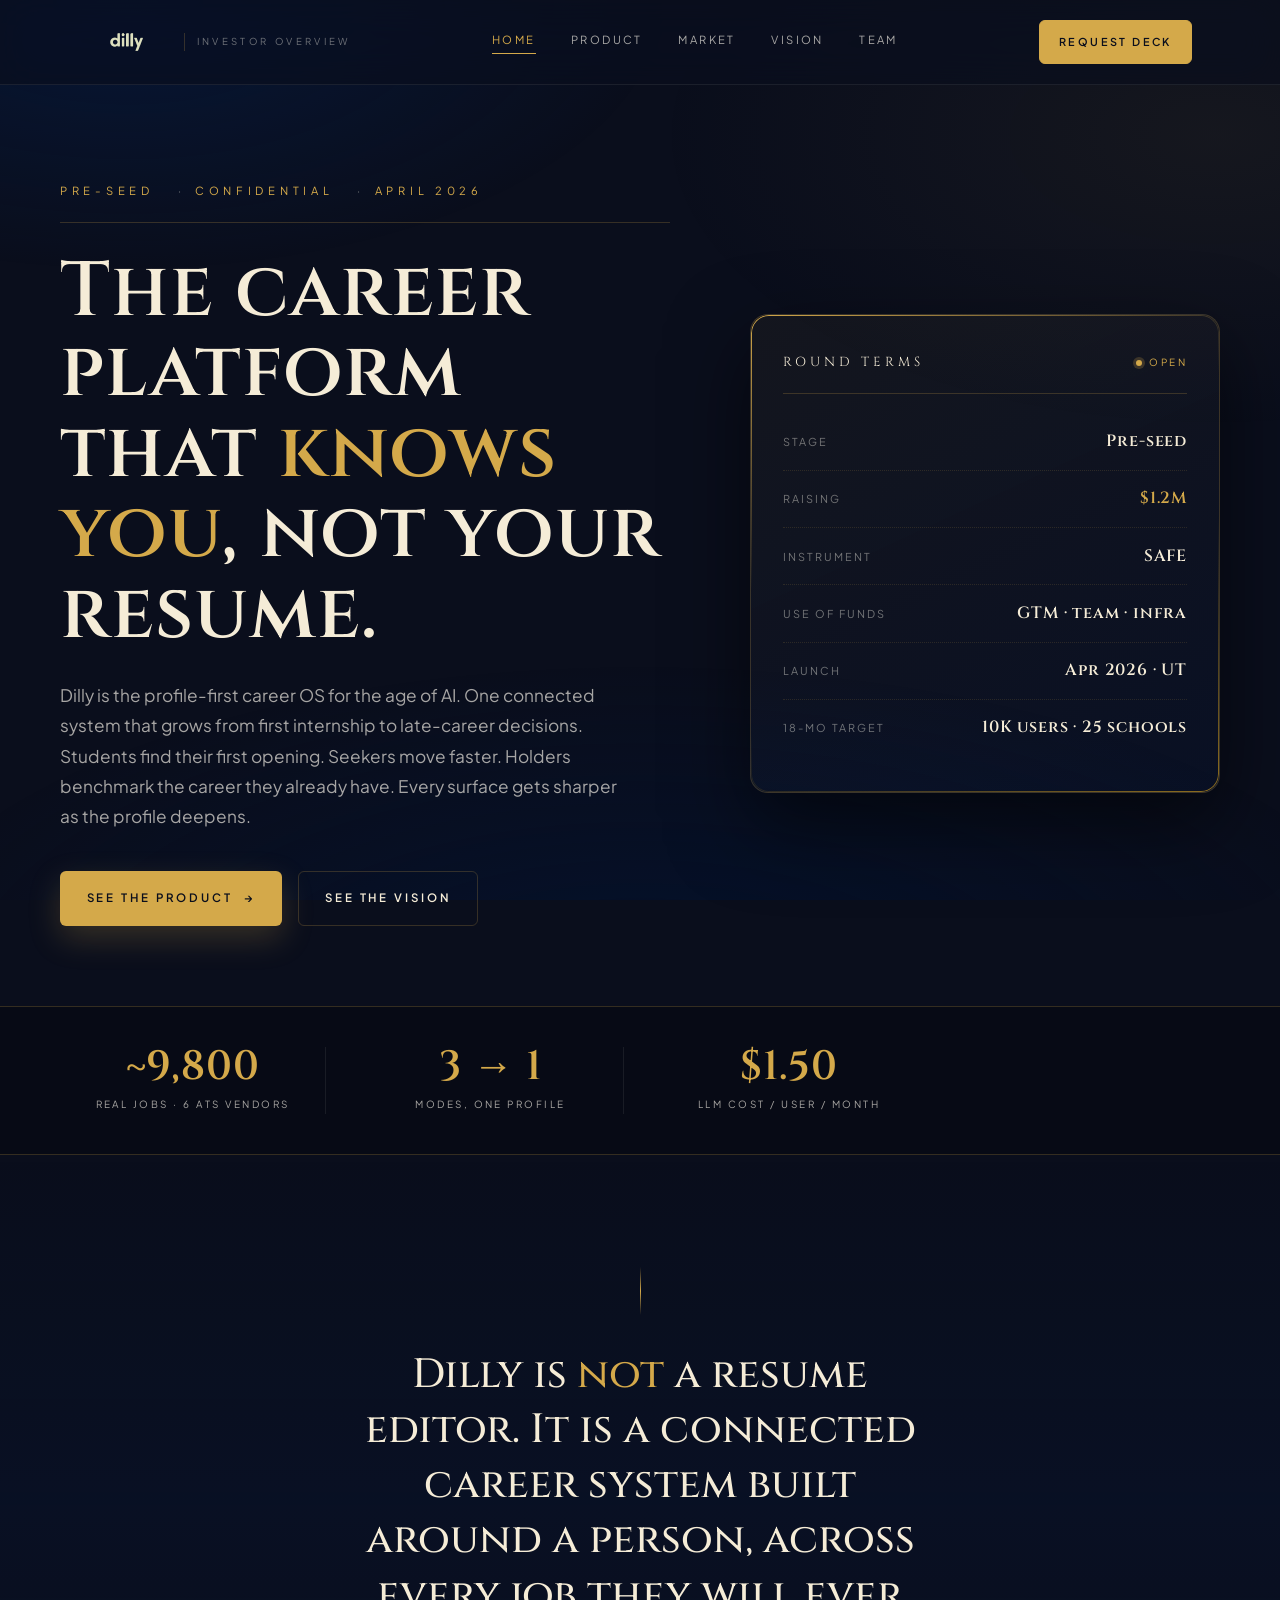
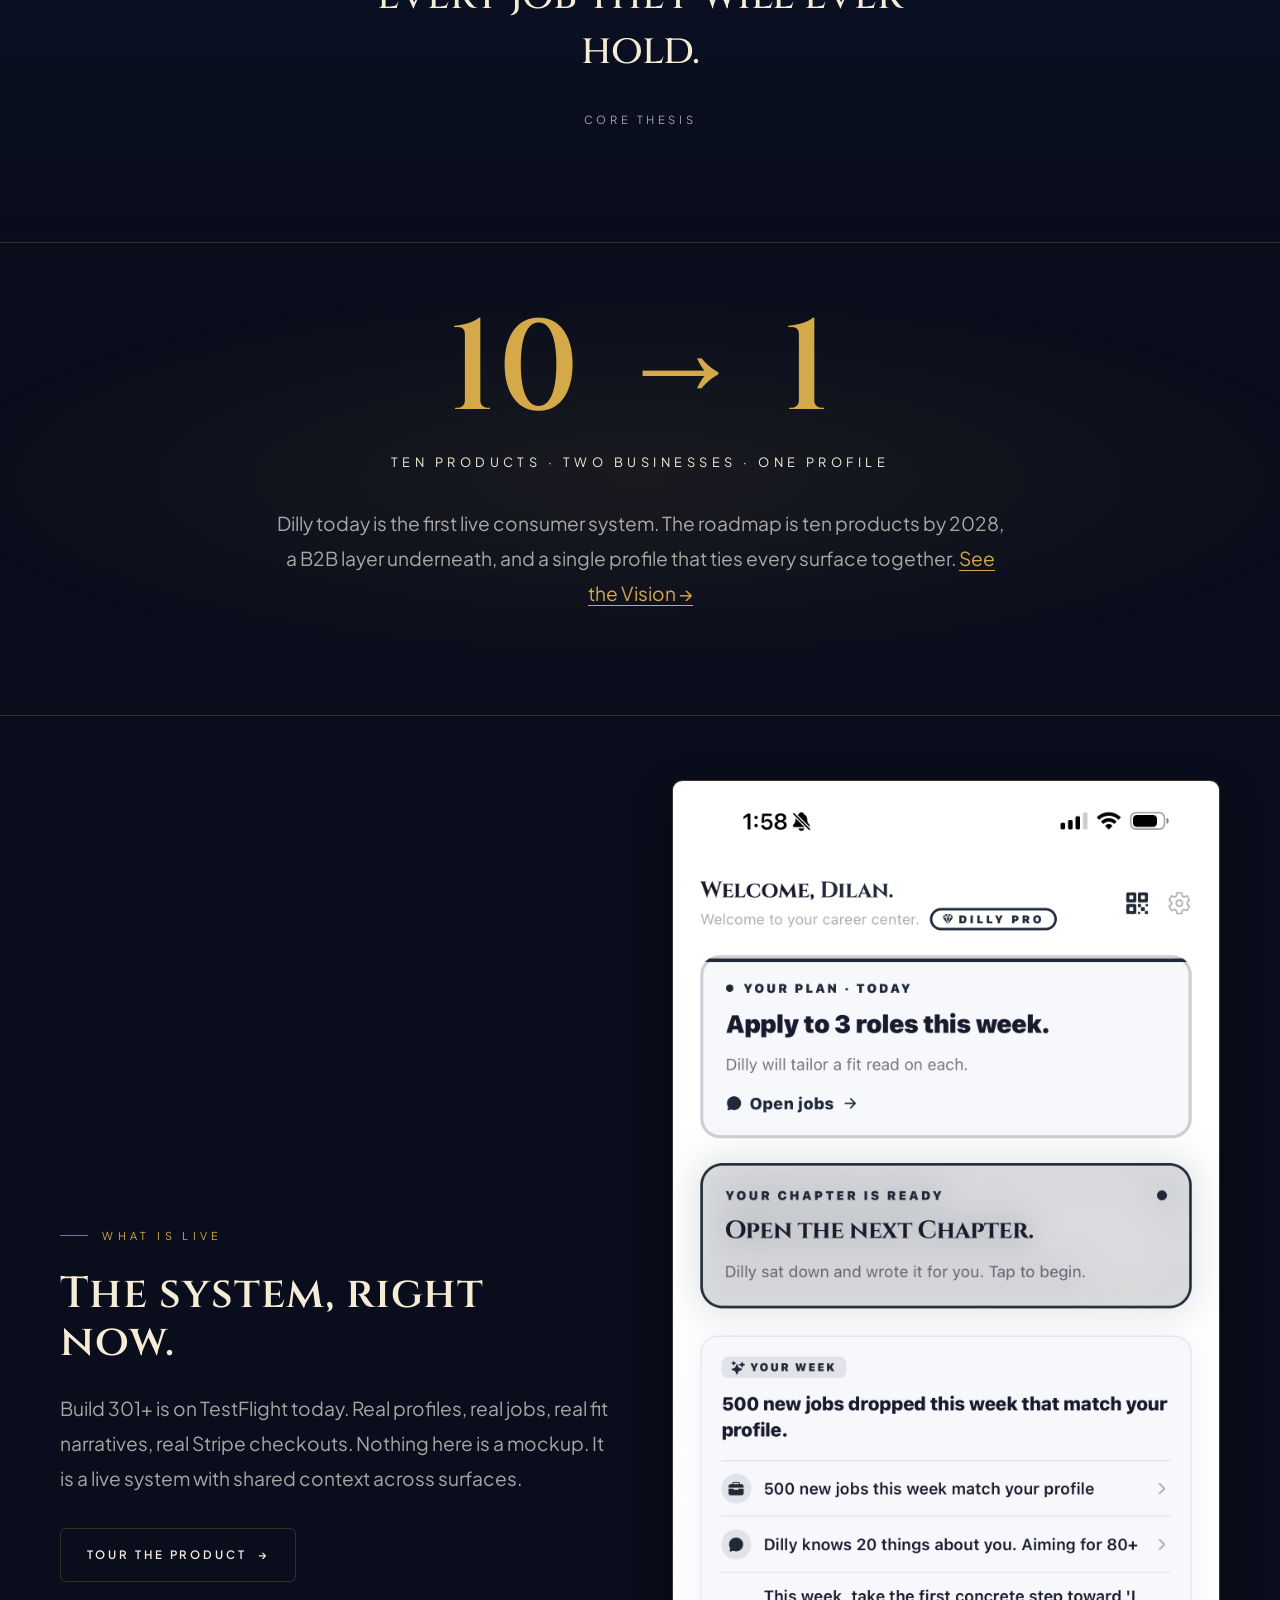
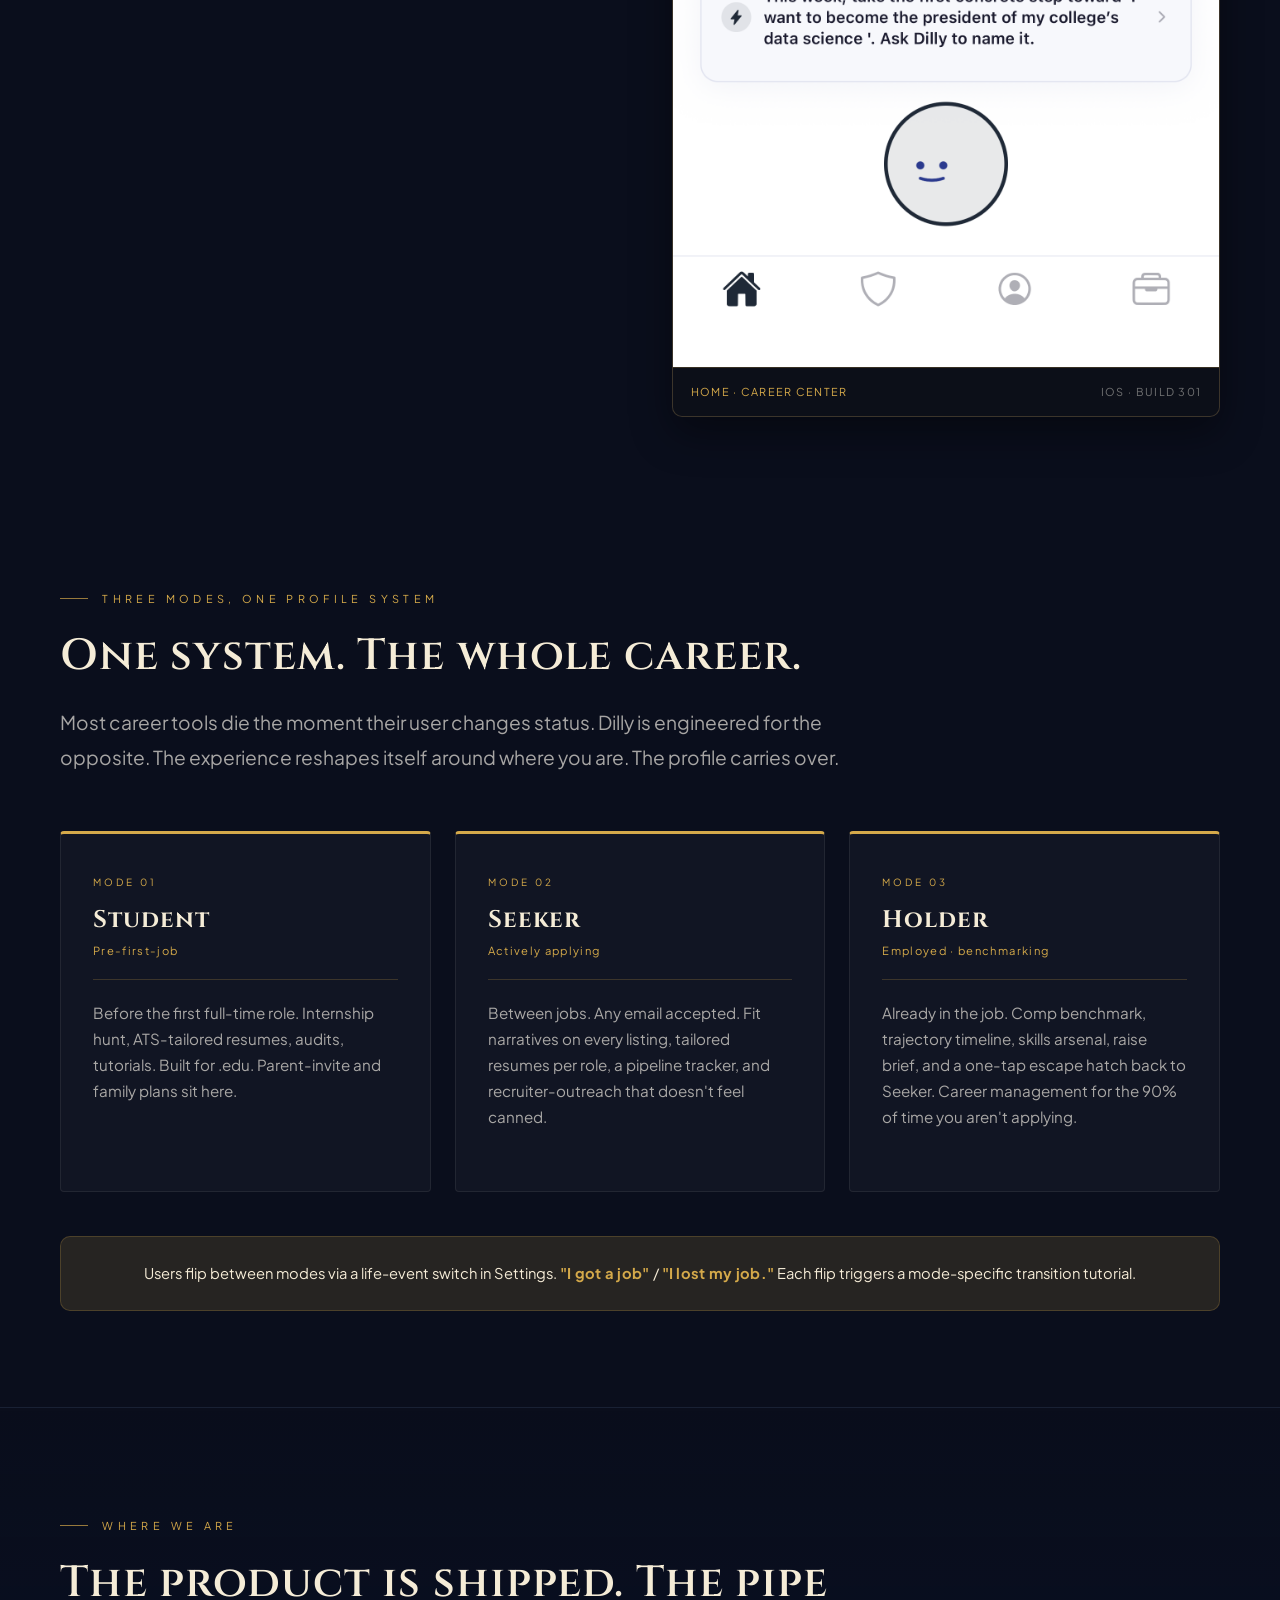
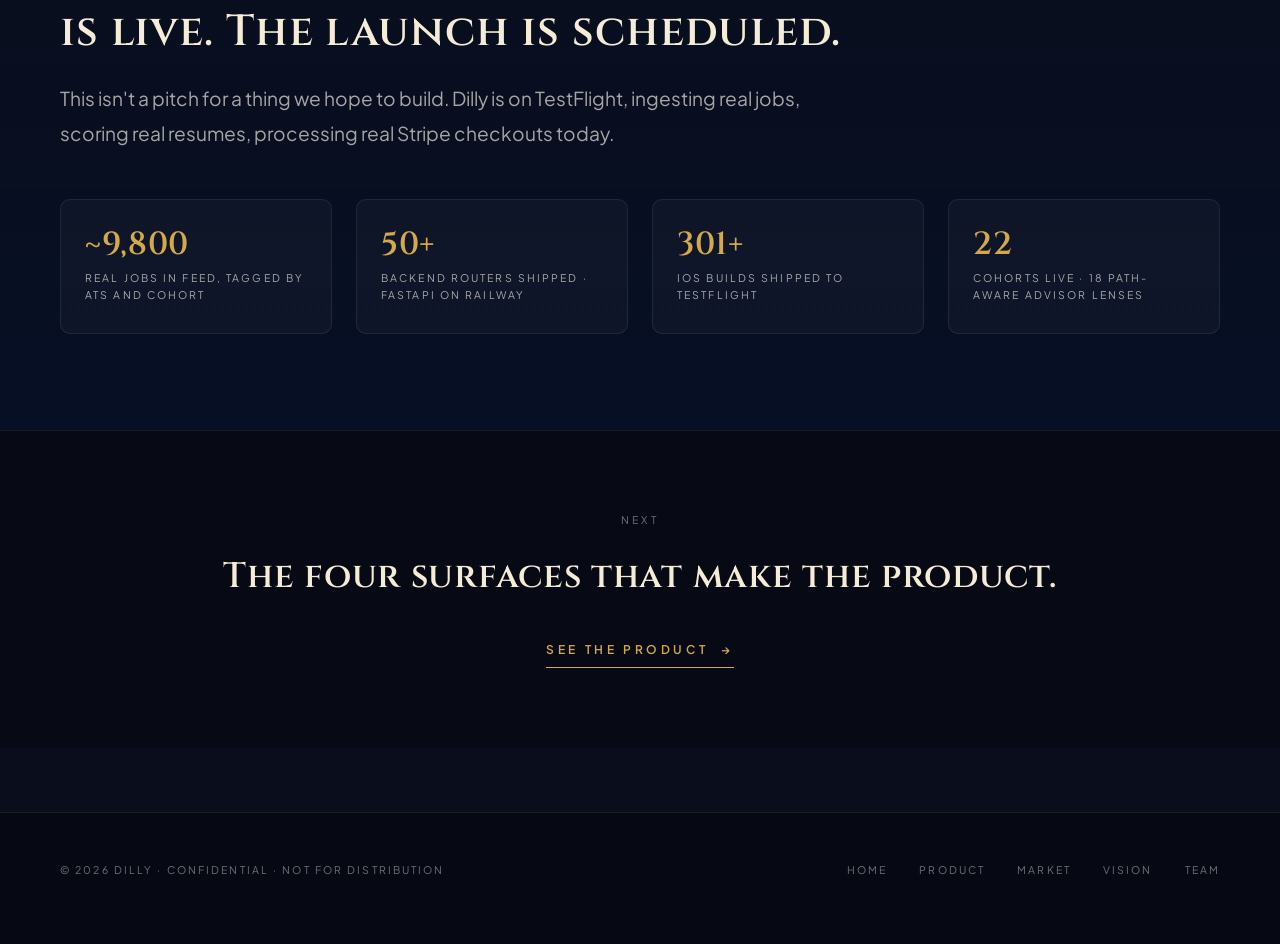
<file: index.html>
<!DOCTYPE html>
<html lang="en">
<head>
<meta charset="UTF-8">
<meta name="viewport" content="width=device-width, initial-scale=1.0">
<title>Dilly · Investor Overview · Pre-seed 2026</title>
<meta name="description" content="Dilly is the profile-first career system for the age of AI. One connected engine for students, seekers, and holders. Investor overview. Pre-seed $1.2M.">
<meta name="robots" content="noindex, nofollow">
<link rel="icon" type="image/png" href="favicon.png">
<link rel="stylesheet" href="styles.css">
</head>
<body>

<nav class="nav" aria-label="Primary">
  <div class="nav-inner">
    <a href="index.html" class="nav-brand">
      <img src="dilly-logo.png" alt="Dilly" class="nav-logo">
      <span class="brand-tag">Investor Overview</span>
    </a>
    <div class="nav-links">
      <a href="index.html" class="active">Home</a>
      <a href="product.html">Product</a>
      <a href="market.html">Market</a>
      <a href="vision.html">Vision</a>
      <a href="team.html">Team</a>
    </div>
    <button class="nav-burger" id="navBurger" aria-label="Open menu" aria-expanded="false"><span></span><span></span><span></span></button>
    <a href="mailto:ceo@hellodilly.com" class="nav-cta nav-cta-desktop">Request Deck</a>
  </div>
</nav>

<div class="nav-drawer" id="navDrawer" aria-label="Mobile menu">
  <a href="index.html" class="active">Home</a>
  <a href="product.html">Product</a>
  <a href="market.html">Market</a>
  <a href="vision.html">Vision</a>
  <a href="team.html">Team</a>
  <a href="mailto:ceo@hellodilly.com" class="drawer-cta">Request Deck</a>
</div>

<section class="hero-home" id="top">
  <div class="hero-home-grid">
    <div class="fade-up">
      <div class="hero-home-kicker">
        <span>Pre-Seed</span>
        <span>Confidential</span>
        <span>April 2026</span>
      </div>
      <h1 class="hero-home-title">The career platform that <em>knows you</em>, not your resume.</h1>
      <p class="hero-home-lead">
        Dilly is the profile-first career OS for the age of AI. One connected system that grows from first internship to late-career decisions. Students find their first opening. Seekers move faster. Holders benchmark the career they already have. Every surface gets sharper as the profile deepens.
      </p>
      <div class="hero-home-actions">
        <a href="product.html" class="btn btn-gold">See the Product <span class="arrow">→</span></a>
        <a href="vision.html" class="btn btn-line">See the Vision</a>
      </div>
    </div>

    <aside class="deal-card fade-up" aria-label="Round terms">
      <div class="deal-card-head">
        <span class="deal-card-title">Round Terms</span>
        <span class="deal-card-status">Open</span>
      </div>
      <div class="deal-row"><span class="deal-row-label">Stage</span><span class="deal-row-value">Pre-seed</span></div>
      <div class="deal-row"><span class="deal-row-label">Raising</span><span class="deal-row-value gold mono">$1.2M</span></div>
      <div class="deal-row"><span class="deal-row-label">Instrument</span><span class="deal-row-value">SAFE</span></div>
      <div class="deal-row"><span class="deal-row-label">Use of funds</span><span class="deal-row-value">GTM · team · infra</span></div>
      <div class="deal-row"><span class="deal-row-label">Launch</span><span class="deal-row-value">Apr 2026 · UT</span></div>
      <div class="deal-row"><span class="deal-row-label">18-mo target</span><span class="deal-row-value">10K users · 25 schools</span></div>
    </aside>
  </div>
</section>

<section class="strip" aria-label="At a glance">
  <div class="strip-grid">
    <div class="strip-item">
      <div class="strip-num mono">~9,800</div>
      <div class="strip-label">Real Jobs · 6 ATS Vendors</div>
    </div>
    <div class="strip-item">
      <div class="strip-num mono">3 → 1</div>
      <div class="strip-label">Modes, One Profile</div>
    </div>
    <div class="strip-item">
      <div class="strip-num mono">$1.50</div>
      <div class="strip-label">LLM Cost / User / Month</div>
    </div>
  </div>
</section>

<section class="pos">
  <div class="wrap fade-up">
    <div class="pos-ornament"></div>
    <p class="pos-quote">Dilly is <em>not</em> a resume editor. It is a connected career system built around a person, across every job they will ever hold.</p>
    <div class="pos-attr">Core Thesis</div>
  </div>
</section>

<!-- Big stat   the vision in one number -->
<section class="big-stat" style="background: radial-gradient(ellipse 80% 60% at 50% 50%, rgba(212, 169, 74, 0.08), transparent 70%); border-top: 1px solid var(--rule); border-bottom: 1px solid var(--rule);">
  <div class="wrap fade-up">
    <div class="big-stat-num mono">10 → 1</div>
    <div class="big-stat-label">Ten Products · Two Businesses · One Profile</div>
    <p class="lead" style="margin: 2rem auto 2.5rem; max-width: 52ch;">Dilly today is the first live consumer system. The roadmap is ten products by 2028, a B2B layer underneath, and a single profile that ties every surface together. <a href="vision.html" style="color: var(--gold); border-bottom: 1px solid var(--gold);">See the Vision →</a></p>
  </div>
</section>

<!-- Product glance: one screenshot -->
<section class="section" style="padding-top: 4rem; padding-bottom: 4rem;">
  <div class="wrap fade-up" style="display: grid; grid-template-columns: 1fr 1fr; gap: 4rem; align-items: center;">
    <div>
      <div class="eyebrow">What Is Live</div>
      <h2 class="h2">The system, right now.</h2>
      <p class="lead">Build 301+ is on TestFlight today. Real profiles, real jobs, real fit narratives, real Stripe checkouts. Nothing here is a mockup. It is a live system with shared context across surfaces.</p>
      <div style="margin-top: 2rem;">
        <a href="product.html" class="btn btn-line">Tour the Product <span class="arrow">→</span></a>
      </div>
    </div>
    <div class="shot">
      <img src="app-home.png" alt="Dilly home screen on iOS">
      <div class="shot-caption"><span>Home · Career Center</span><span class="shot-n">iOS · Build 301</span></div>
    </div>
  </div>
</section>

<section class="section" id="modes">
  <div class="wrap">
    <div class="fade-up" style="max-width: 50rem;">
      <div class="eyebrow">Three Modes, One Profile System</div>
      <h2 class="h2">One system. The whole career.</h2>
      <p class="lead">Most career tools die the moment their user changes status. Dilly is engineered for the opposite. The experience reshapes itself around where you are. The profile carries over.</p>
    </div>

    <div class="modes-grid">
      <article class="mode fade-up">
        <div class="mode-tag">Mode 01</div>
        <h3 class="mode-title">Student</h3>
        <div class="mode-sub">Pre-first-job</div>
        <p class="mode-desc">Before the first full-time role. Internship hunt, ATS-tailored resumes, audits, tutorials. Built for .edu. Parent-invite and family plans sit here.</p>
      </article>

      <article class="mode fade-up">
        <div class="mode-tag">Mode 02</div>
        <h3 class="mode-title">Seeker</h3>
        <div class="mode-sub">Actively applying</div>
        <p class="mode-desc">Between jobs. Any email accepted. Fit narratives on every listing, tailored resumes per role, a pipeline tracker, and recruiter-outreach that doesn't feel canned.</p>
      </article>

      <article class="mode fade-up">
        <div class="mode-tag">Mode 03</div>
        <h3 class="mode-title">Holder</h3>
        <div class="mode-sub">Employed · benchmarking</div>
        <p class="mode-desc">Already in the job. Comp benchmark, trajectory timeline, skills arsenal, raise brief, and a one-tap escape hatch back to Seeker. Career management for the 90% of time you aren't applying.</p>
      </article>
    </div>

    <div class="mode-switch-note fade-up">
      Users flip between modes via a life-event switch in Settings.
      <strong>"I got a job"</strong> / <strong>"I lost my job."</strong> Each flip triggers a mode-specific transition tutorial.
    </div>
  </div>
</section>

<section class="section" style="background: linear-gradient(180deg, transparent 0%, rgba(0, 19, 54, 0.35) 100%); border-top: 1px solid var(--border);">
  <div class="wrap">
    <div class="fade-up" style="max-width: 50rem;">
      <div class="eyebrow">Where We Are</div>
      <h2 class="h2">The product is shipped. The pipe is live. The launch is scheduled.</h2>
      <p class="lead">This isn't a pitch for a thing we hope to build. Dilly is on TestFlight, ingesting real jobs, scoring real resumes, processing real Stripe checkouts today.</p>
    </div>

    <div class="traction-grid">
      <div class="tract-item fade-up">
        <div class="tract-num mono">~9,800</div>
        <div class="tract-sub">Real jobs in feed, tagged by ATS and cohort</div>
      </div>
      <div class="tract-item fade-up">
        <div class="tract-num mono">50+</div>
        <div class="tract-sub">Backend routers shipped · FastAPI on Railway</div>
      </div>
      <div class="tract-item fade-up">
        <div class="tract-num mono">301+</div>
        <div class="tract-sub">iOS builds shipped to TestFlight</div>
      </div>
      <div class="tract-item fade-up">
        <div class="tract-num mono">22</div>
        <div class="tract-sub">Cohorts live · 18 path-aware advisor lenses</div>
      </div>
    </div>
  </div>
</section>

<section class="next-cta">
  <div class="next-cta-label">Next</div>
  <h3>The four surfaces that make the product.</h3>
  <a href="product.html">See the Product <span>→</span></a>
</section>

<footer>
  <div class="foot">
    <div>© 2026 Dilly · Confidential · Not for distribution</div>
    <div class="foot-links">
      <a href="index.html">Home</a>
      <a href="product.html">Product</a>
      <a href="market.html">Market</a>
      <a href="vision.html">Vision</a>
      <a href="team.html">Team</a>
    </div>
  </div>
</footer>

<script>
  const io = new IntersectionObserver((entries) => {
    entries.forEach(e => {
      if (e.isIntersecting) { e.target.classList.add('in'); io.unobserve(e.target); }
    });
  }, { threshold: 0.12, rootMargin: '0px 0px -40px 0px' });
  document.querySelectorAll('.fade-up').forEach(el => io.observe(el));
  // Mobile nav
  var burger = document.getElementById("navBurger");
  var drawer = document.getElementById("navDrawer");
  burger.addEventListener("click", function() {
    var open = drawer.classList.toggle("open");
    burger.classList.toggle("open", open);
    burger.setAttribute("aria-expanded", open);
    document.body.style.overflow = open ? "hidden" : "";
  });
  drawer.querySelectorAll("a").forEach(function(a) {
    a.addEventListener("click", function() {
      drawer.classList.remove("open");
      burger.classList.remove("open");
      burger.setAttribute("aria-expanded", "false");
      document.body.style.overflow = "";
    });
  });
  document.addEventListener("keydown", function(e) {
    if (e.key === "Escape" && drawer.classList.contains("open")) {
      drawer.classList.remove("open");
      burger.classList.remove("open");
      document.body.style.overflow = "";
    }
  });

</script>

</body>
</html>
</file>
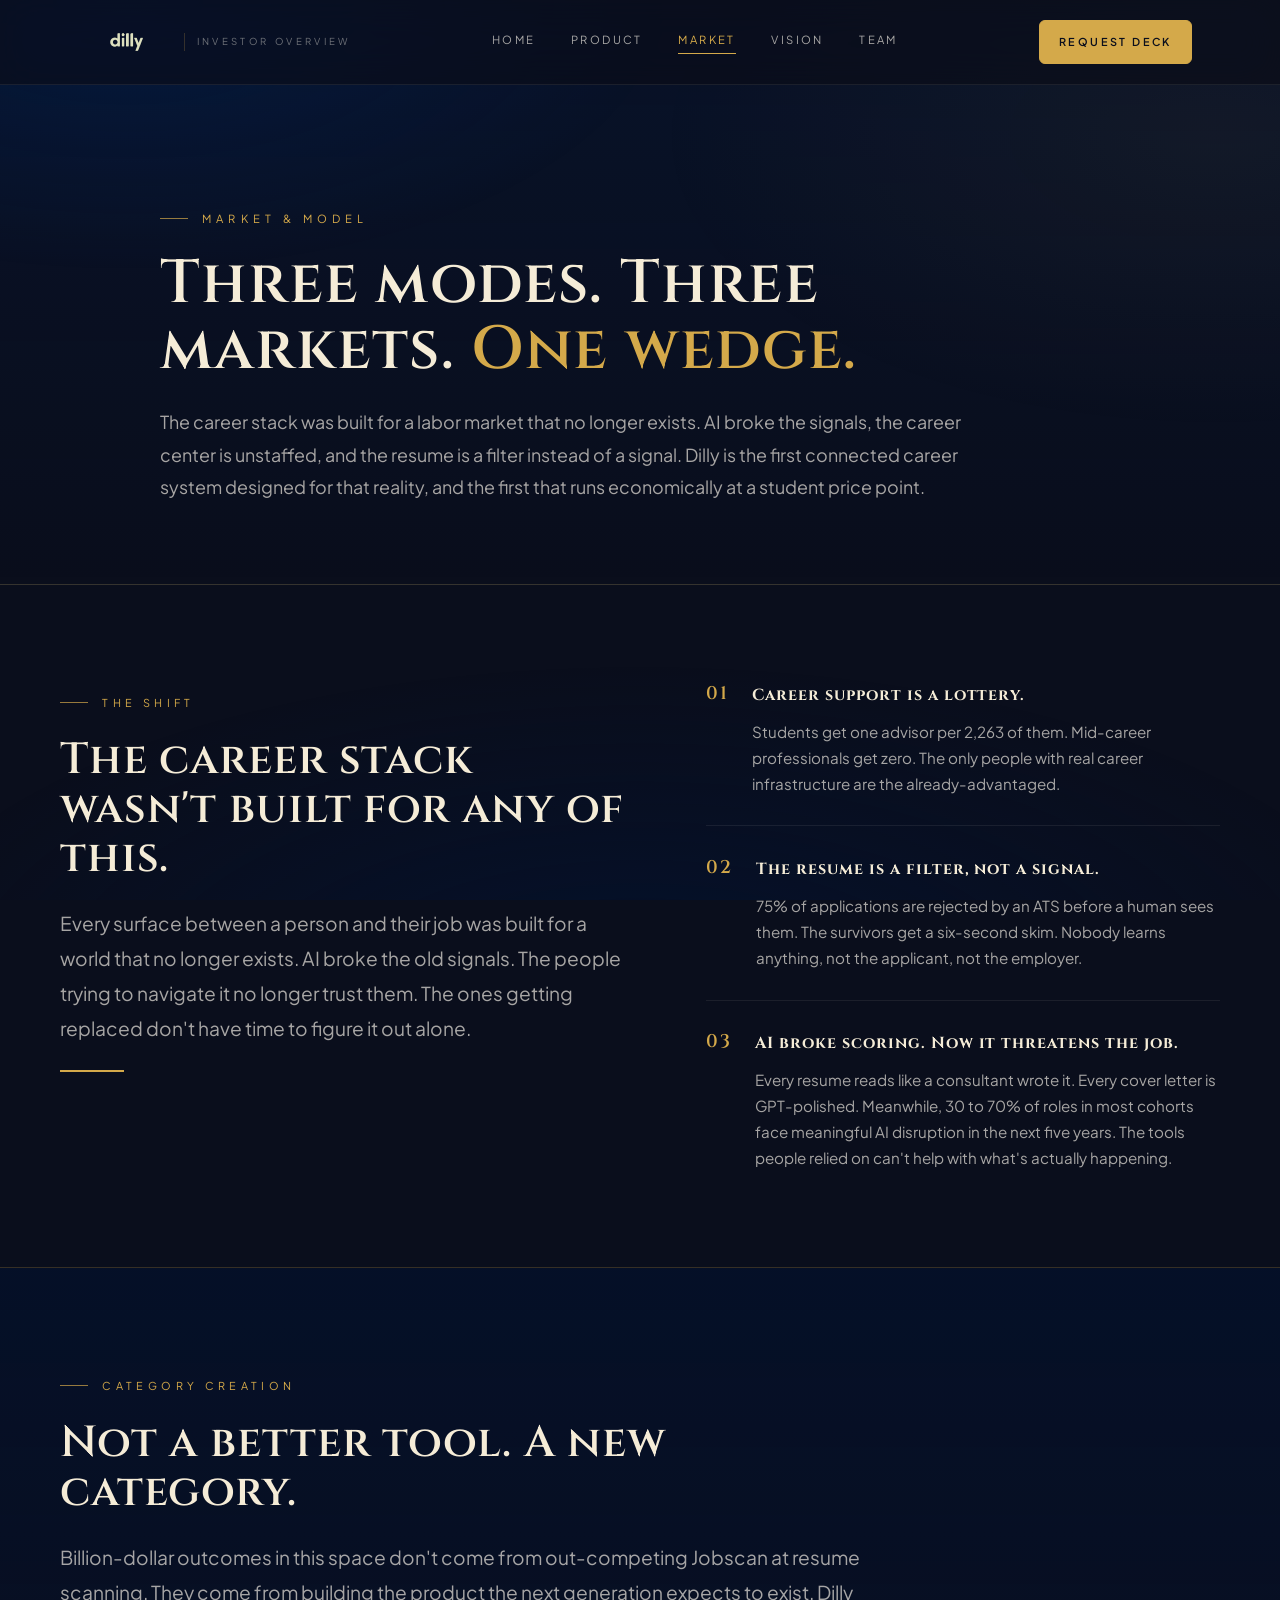
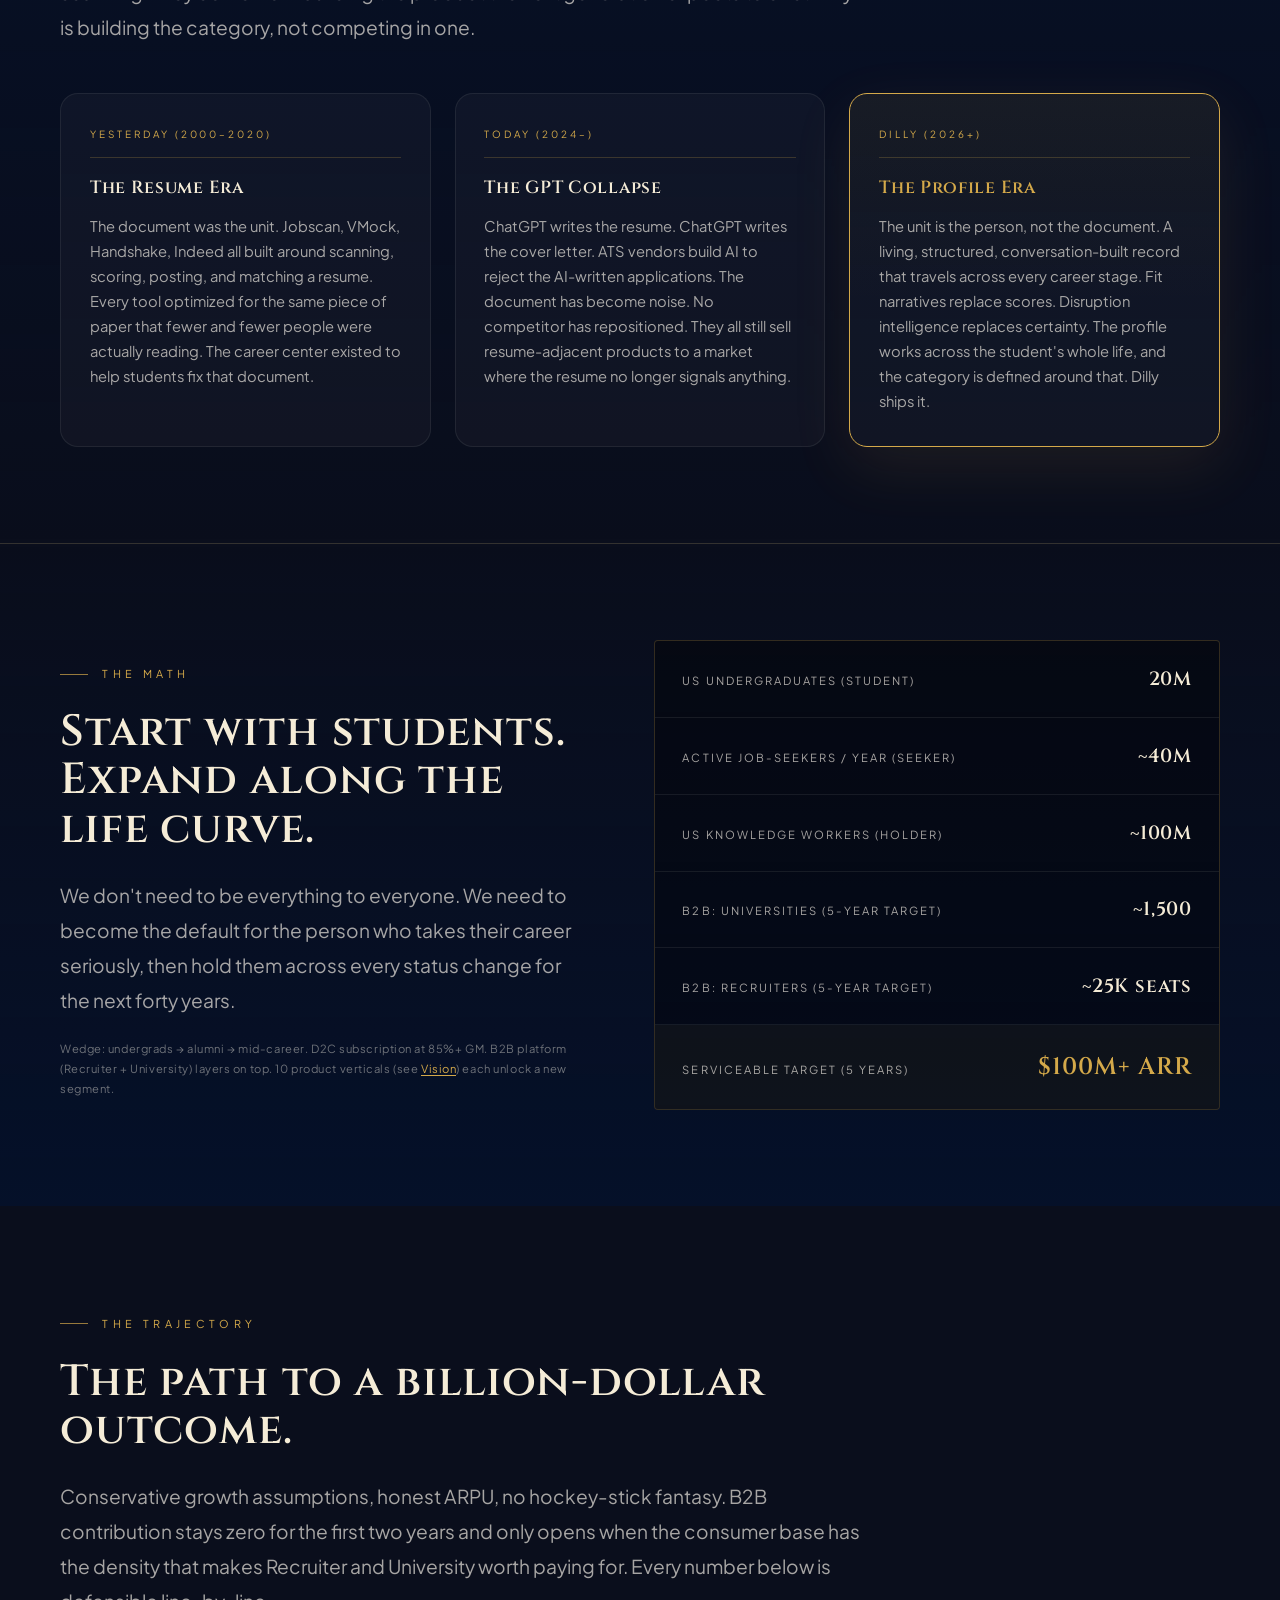
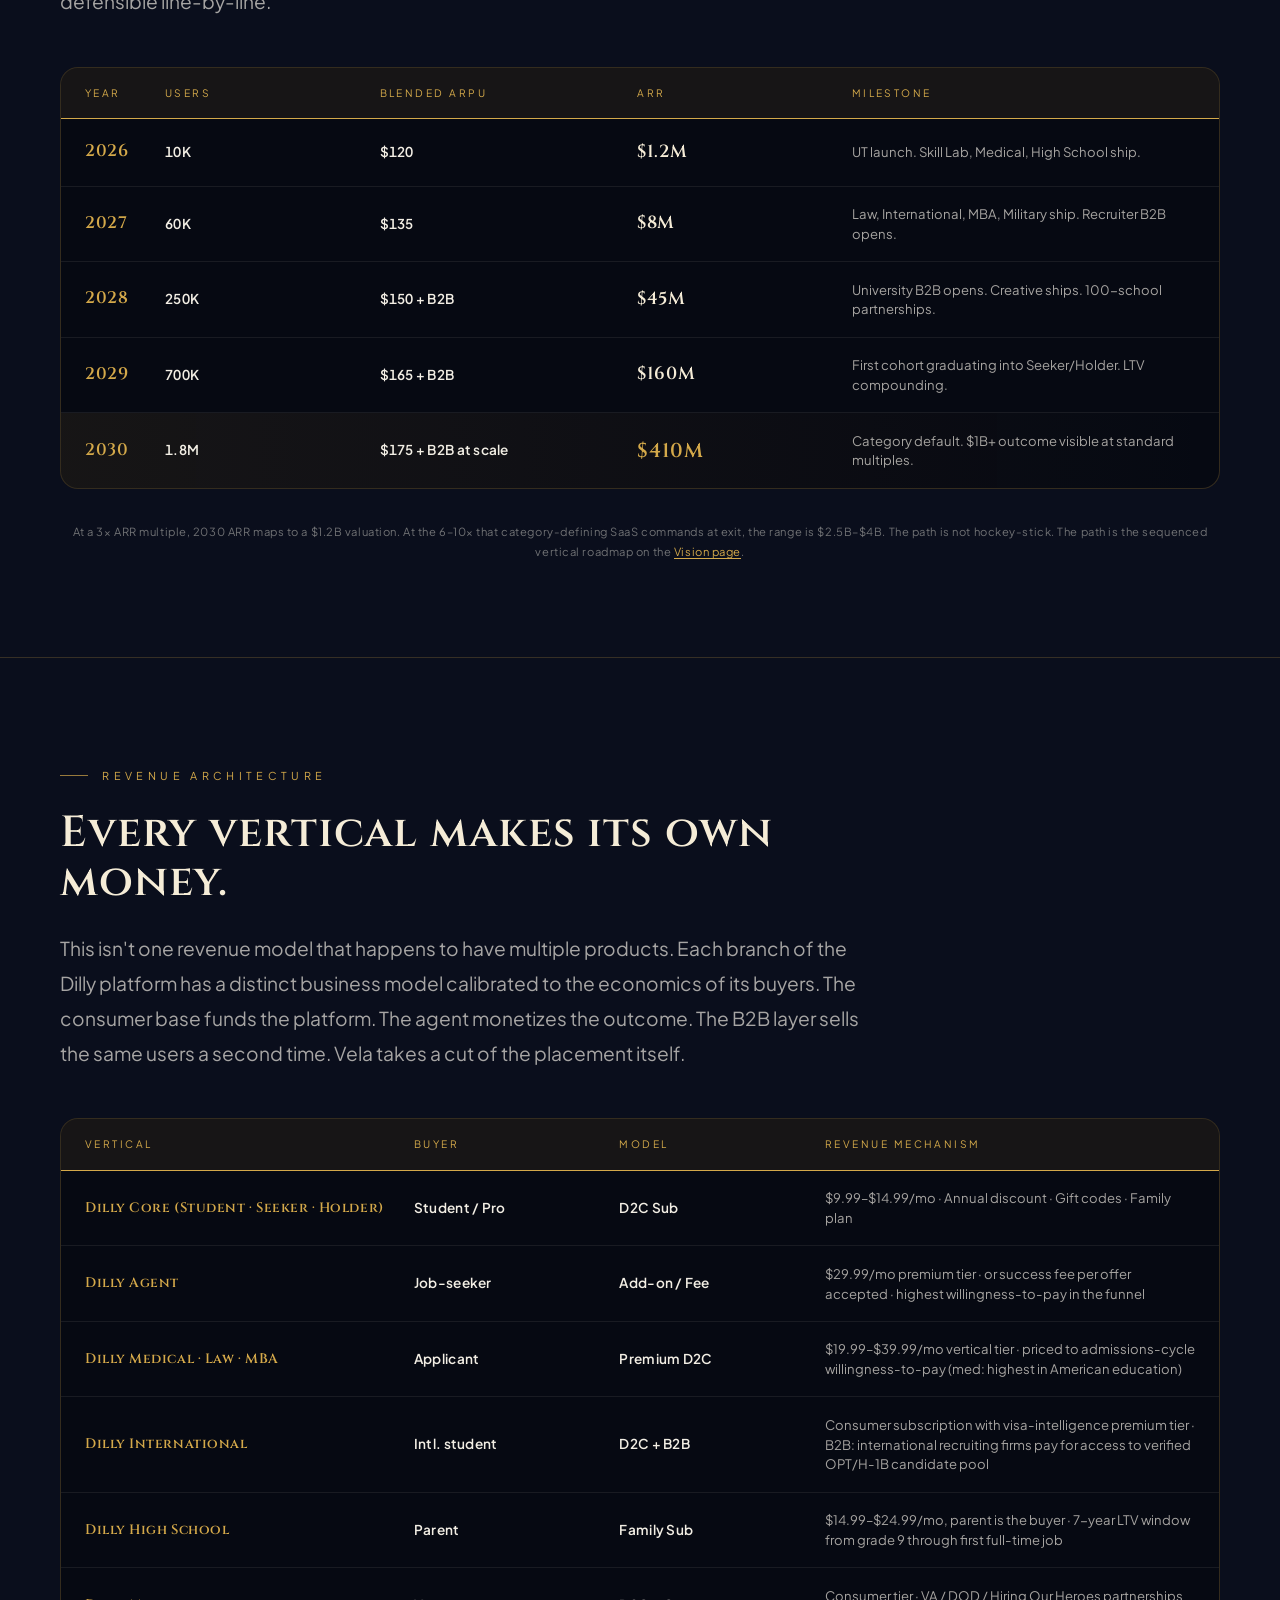
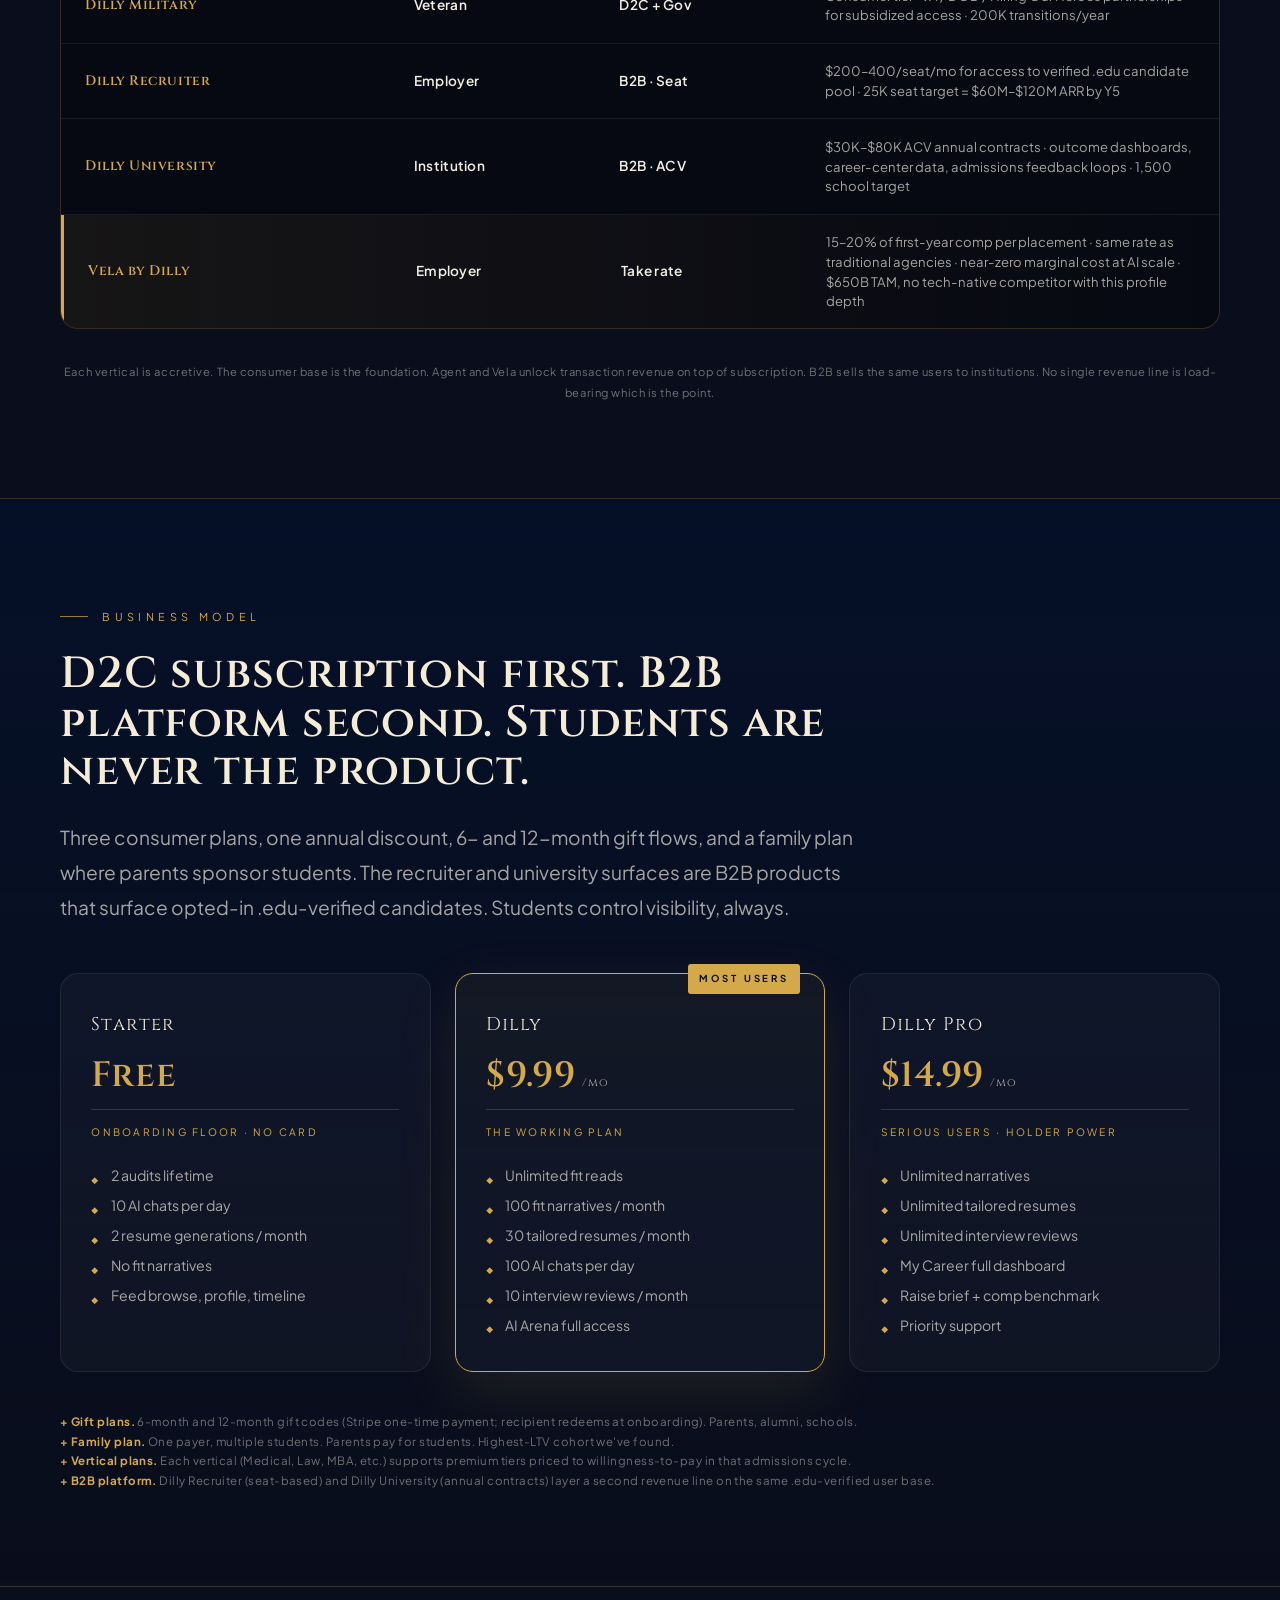
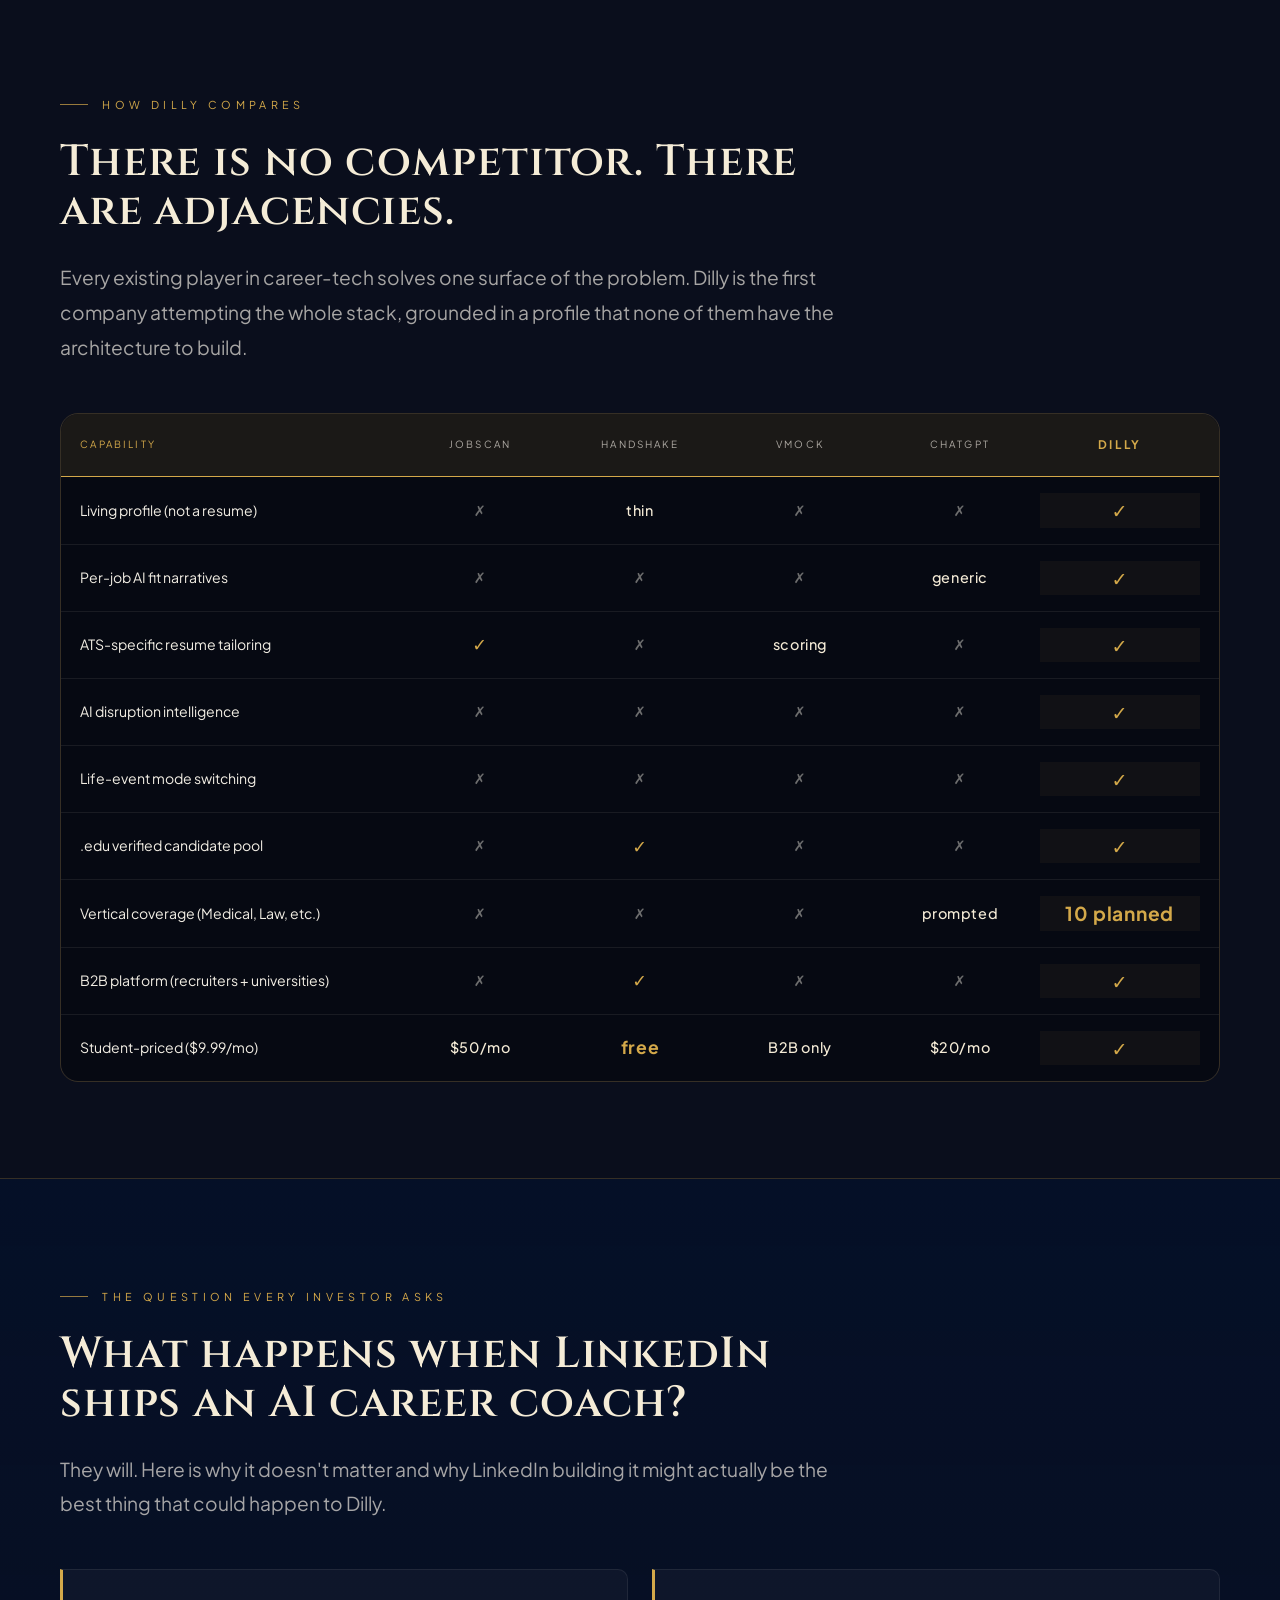
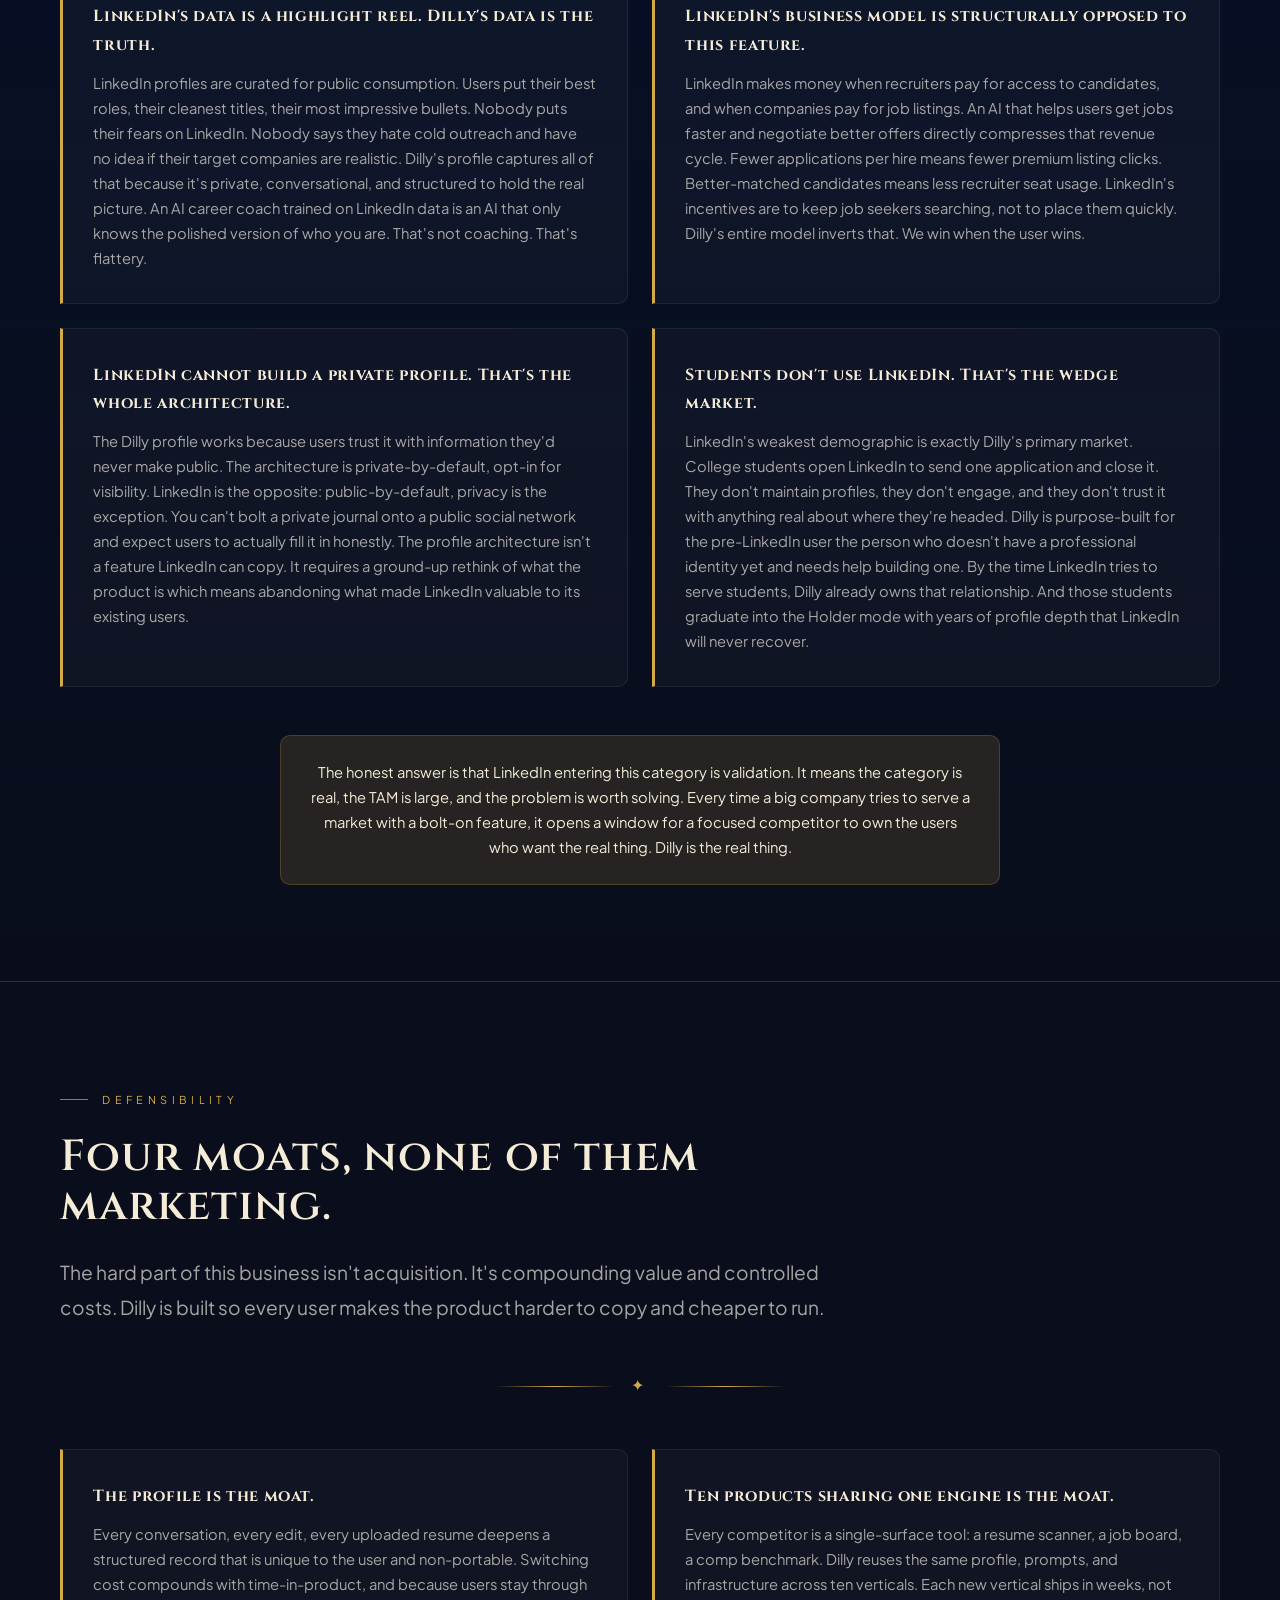
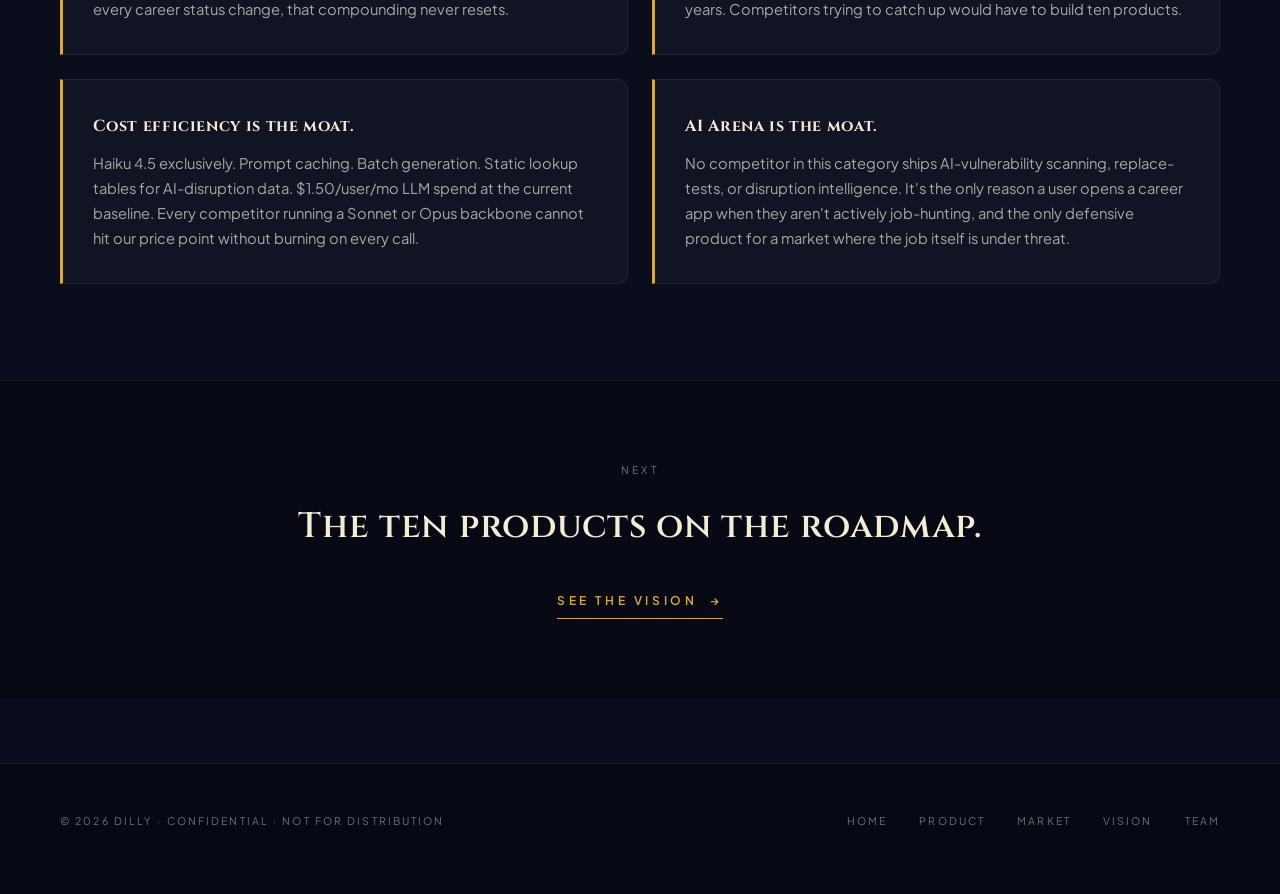
<file: market.html>
<!DOCTYPE html>
<html lang="en">
<head>
<meta charset="UTF-8">
<meta name="viewport" content="width=device-width, initial-scale=1.0">
<title>Market · Dilly Investor Overview</title>
<meta name="description" content="The shift, the math, the business model, the category, and the path to $1B+ ARR.">
<meta name="robots" content="noindex, nofollow">
<link rel="icon" type="image/png" href="favicon.png">
<link rel="stylesheet" href="styles.css">
</head>
<body>

<nav class="nav" aria-label="Primary">
  <div class="nav-inner">
    <a href="index.html" class="nav-brand">
      <img src="dilly-logo.png" alt="Dilly" class="nav-logo">
      <span class="brand-tag">Investor Overview</span>
    </a>
    <div class="nav-links">
      <a href="index.html">Home</a>
      <a href="product.html">Product</a>
      <a href="market.html" class="active">Market</a>
      <a href="vision.html">Vision</a>
      <a href="team.html">Team</a>
    </div>
    <button class="nav-burger" id="navBurger" aria-label="Open menu" aria-expanded="false"><span></span><span></span><span></span></button>
    <a href="mailto:ceo@hellodilly.com" class="nav-cta nav-cta-desktop">Request Deck</a>
  </div>
</nav>

<div class="nav-drawer" id="navDrawer" aria-label="Mobile menu">
  <a href="index.html">Home</a>
  <a href="product.html">Product</a>
  <a href="market.html" class="active">Market</a>
  <a href="vision.html">Vision</a>
  <a href="team.html">Team</a>
  <a href="mailto:ceo@hellodilly.com" class="drawer-cta">Request Deck</a>
</div>

<header class="page-hero">
  <div class="wrap fade-up">
    <div class="eyebrow">Market & Model</div>
    <h1>Three modes. Three markets. <em>One wedge.</em></h1>
    <p class="lead">The career stack was built for a labor market that no longer exists. AI broke the signals, the career center is unstaffed, and the resume is a filter instead of a signal. Dilly is the first connected career system designed for that reality, and the first that runs economically at a student price point.</p>
  </div>
</header>

<!-- The Shift -->
<section class="section">
  <div class="wrap shift-grid">
    <div class="fade-up">
      <div class="eyebrow">The Shift</div>
      <h2 class="h2">The career stack wasn't built for any of this.</h2>
      <p class="lead">
        Every surface between a person and their job was built for a world that no longer exists. AI broke the old signals. The people trying to navigate it no longer trust them. The ones getting replaced don't have time to figure it out alone.
      </p>
      <div class="rule-gold"></div>
    </div>

    <div class="shift-points fade-up">
      <div class="shift-point">
        <span class="shift-point-num">01</span>
        <div class="shift-point-body">
          <h3>Career support is a lottery.</h3>
          <p>Students get one advisor per 2,263 of them. Mid-career professionals get zero. The only people with real career infrastructure are the already-advantaged.</p>
        </div>
      </div>
      <div class="shift-point">
        <span class="shift-point-num">02</span>
        <div class="shift-point-body">
          <h3>The resume is a filter, not a signal.</h3>
          <p>75% of applications are rejected by an ATS before a human sees them. The survivors get a six-second skim. Nobody learns anything, not the applicant, not the employer.</p>
        </div>
      </div>
      <div class="shift-point">
        <span class="shift-point-num">03</span>
        <div class="shift-point-body">
          <h3>AI broke scoring. Now it threatens the job.</h3>
          <p>Every resume reads like a consultant wrote it. Every cover letter is GPT-polished. Meanwhile, 30 to 70% of roles in most cohorts face meaningful AI disruption in the next five years. The tools people relied on can't help with what's actually happening.</p>
        </div>
      </div>
    </div>
  </div>
</section>

<!-- Category Creation (triptych) -->
<section class="section" style="background: linear-gradient(180deg, rgba(0, 19, 54, 0.45) 0%, transparent 100%); border-top: 1px solid var(--rule); border-bottom: 1px solid var(--rule);">
  <div class="wrap">
    <div class="fade-up" style="max-width: 50rem;">
      <div class="eyebrow">Category Creation</div>
      <h2 class="h2">Not a better tool. A new category.</h2>
      <p class="lead">Billion-dollar outcomes in this space don't come from out-competing Jobscan at resume scanning. They come from building the product the next generation expects to exist. Dilly is building the category, not competing in one.</p>
    </div>

    <div class="shift-triptych">
      <div class="shift-col fade-up">
        <div class="shift-col-era">Yesterday (2000–2020)</div>
        <h4>The Resume Era</h4>
        <p>The document was the unit. Jobscan, VMock, Handshake, Indeed all built around scanning, scoring, posting, and matching a resume. Every tool optimized for the same piece of paper that fewer and fewer people were actually reading. The career center existed to help students fix that document.</p>
      </div>
      <div class="shift-col fade-up">
        <div class="shift-col-era">Today (2024–)</div>
        <h4>The GPT Collapse</h4>
        <p>ChatGPT writes the resume. ChatGPT writes the cover letter. ATS vendors build AI to reject the AI-written applications. The document has become noise. No competitor has repositioned. They all still sell resume-adjacent products to a market where the resume no longer signals anything.</p>
      </div>
      <div class="shift-col gold-col fade-up">
        <div class="shift-col-era">Dilly (2026+)</div>
        <h4>The Profile Era</h4>
        <p>The unit is the person, not the document. A living, structured, conversation-built record that travels across every career stage. Fit narratives replace scores. Disruption intelligence replaces certainty. The profile works across the student's whole life, and the category is defined around that. Dilly ships it.</p>
      </div>
    </div>
  </div>
</section>

<!-- Market math -->
<section class="section market">
  <div class="wrap market-grid">
    <div class="fade-up">
      <div class="eyebrow">The Math</div>
      <h2 class="h2">Start with students. Expand along the life curve.</h2>
      <p class="lead">We don't need to be everything to everyone. We need to become the default for the person who takes their career seriously, then hold them across every status change for the next forty years.</p>
      <p class="math-note">Wedge: undergrads → alumni → mid-career. D2C subscription at 85%+ GM. B2B platform (Recruiter + University) layers on top. 10 product verticals (see <a href="vision.html" style="color: var(--gold); border-bottom: 1px solid var(--gold);">Vision</a>) each unlock a new segment.</p>
    </div>

    <div class="math-card fade-up">
      <div class="math-row">
        <span class="math-label">US undergraduates (Student)</span>
        <span class="math-val mono">20M</span>
      </div>
      <div class="math-row">
        <span class="math-label">Active job-seekers / year (Seeker)</span>
        <span class="math-val mono">~40M</span>
      </div>
      <div class="math-row">
        <span class="math-label">US knowledge workers (Holder)</span>
        <span class="math-val mono">~100M</span>
      </div>
      <div class="math-row">
        <span class="math-label">B2B: universities (5-year target)</span>
        <span class="math-val mono">~1,500</span>
      </div>
      <div class="math-row">
        <span class="math-label">B2B: recruiters (5-year target)</span>
        <span class="math-val mono">~25K seats</span>
      </div>
      <div class="math-row">
        <span class="math-label">Serviceable target (5 years)</span>
        <span class="math-val mono">$100M+ ARR</span>
      </div>
    </div>
  </div>
</section>

<!-- The Path to $1B -->
<section class="section" id="trajectory">
  <div class="wrap">
    <div class="fade-up" style="max-width: 50rem;">
      <div class="eyebrow">The Trajectory</div>
      <h2 class="h2">The path to a billion-dollar outcome.</h2>
      <p class="lead">Conservative growth assumptions, honest ARPU, no hockey-stick fantasy. B2B contribution stays zero for the first two years and only opens when the consumer base has the density that makes Recruiter and University worth paying for. Every number below is defensible line-by-line.</p>
    </div>

    <div class="arr-table fade-up">
      <div class="arr-head">
        <div>Year</div>
        <div>Users</div>
        <div>Blended ARPU</div>
        <div>ARR</div>
        <div>Milestone</div>
      </div>

      <div class="arr-row">
        <div class="arr-row-year">2026</div>
        <div class="arr-row-cell mono" data-label="Users">10K</div>
        <div class="arr-row-cell mono" data-label="ARPU">$120</div>
        <div class="arr-row-cell arr mono" data-label="ARR">$1.2M</div>
        <div class="arr-row-note" data-label="Milestone">UT launch. Skill Lab, Medical, High School ship.</div>
      </div>

      <div class="arr-row">
        <div class="arr-row-year">2027</div>
        <div class="arr-row-cell mono" data-label="Users">60K</div>
        <div class="arr-row-cell mono" data-label="ARPU">$135</div>
        <div class="arr-row-cell arr mono" data-label="ARR">$8M</div>
        <div class="arr-row-note" data-label="Milestone">Law, International, MBA, Military ship. Recruiter B2B opens.</div>
      </div>

      <div class="arr-row">
        <div class="arr-row-year">2028</div>
        <div class="arr-row-cell mono" data-label="Users">250K</div>
        <div class="arr-row-cell mono" data-label="ARPU">$150 + B2B</div>
        <div class="arr-row-cell arr mono" data-label="ARR">$45M</div>
        <div class="arr-row-note" data-label="Milestone">University B2B opens. Creative ships. 100-school partnerships.</div>
      </div>

      <div class="arr-row">
        <div class="arr-row-year">2029</div>
        <div class="arr-row-cell mono" data-label="Users">700K</div>
        <div class="arr-row-cell mono" data-label="ARPU">$165 + B2B</div>
        <div class="arr-row-cell arr mono" data-label="ARR">$160M</div>
        <div class="arr-row-note" data-label="Milestone">First cohort graduating into Seeker/Holder. LTV compounding.</div>
      </div>

      <div class="arr-row">
        <div class="arr-row-year">2030</div>
        <div class="arr-row-cell mono" data-label="Users">1.8M</div>
        <div class="arr-row-cell mono" data-label="ARPU">$175 + B2B at scale</div>
        <div class="arr-row-cell arr mono" data-label="ARR">$410M</div>
        <div class="arr-row-note" data-label="Milestone">Category default. $1B+ outcome visible at standard multiples.</div>
      </div>
    </div>

    <p class="math-note" style="text-align: center; margin-top: 2rem;">At a 3× ARR multiple, 2030 ARR maps to a $1.2B valuation. At the 6–10× that category-defining SaaS commands at exit, the range is $2.5B–$4B. The path is not hockey-stick. The path is the sequenced vertical roadmap on the <a href="vision.html" style="color: var(--gold); border-bottom: 1px solid var(--gold);">Vision page</a>.</p>
  </div>
</section>

<!-- Revenue by Vertical -->
<section class="section" id="revenue-model" style="border-top: 1px solid var(--rule);">
  <div class="wrap">
    <div class="fade-up" style="max-width: 50rem;">
      <div class="eyebrow">Revenue Architecture</div>
      <h2 class="h2">Every vertical makes its own money.</h2>
      <p class="lead">This isn't one revenue model that happens to have multiple products. Each branch of the Dilly platform has a distinct business model calibrated to the economics of its buyers. The consumer base funds the platform. The agent monetizes the outcome. The B2B layer sells the same users a second time. Vela takes a cut of the placement itself.</p>
    </div>

    <div class="arr-table fade-up" style="margin-top: 3rem;">
      <div class="arr-head" style="grid-template-columns: 1.6fr 1fr 1fr 1.8fr;">
        <div>Vertical</div>
        <div>Buyer</div>
        <div>Model</div>
        <div>Revenue Mechanism</div>
      </div>

      <div class="arr-row" style="grid-template-columns: 1.6fr 1fr 1fr 1.8fr;">
        <div class="arr-row-year" style="font-size: 0.85rem;">Dilly Core (Student · Seeker · Holder)</div>
        <div class="arr-row-cell mono" data-label="Buyer">Student / Pro</div>
        <div class="arr-row-cell mono" data-label="Model">D2C Sub</div>
        <div class="arr-row-note" data-label="Revenue">$9.99–$14.99/mo · Annual discount · Gift codes · Family plan</div>
      </div>

      <div class="arr-row" style="grid-template-columns: 1.6fr 1fr 1fr 1.8fr;">
        <div class="arr-row-year" style="font-size: 0.85rem;">Dilly Agent</div>
        <div class="arr-row-cell mono" data-label="Buyer">Job-seeker</div>
        <div class="arr-row-cell mono" data-label="Model">Add-on / Fee</div>
        <div class="arr-row-note" data-label="Revenue">$29.99/mo premium tier · or success fee per offer accepted · highest willingness-to-pay in the funnel</div>
      </div>

      <div class="arr-row" style="grid-template-columns: 1.6fr 1fr 1fr 1.8fr;">
        <div class="arr-row-year" style="font-size: 0.85rem;">Dilly Medical · Law · MBA</div>
        <div class="arr-row-cell mono" data-label="Buyer">Applicant</div>
        <div class="arr-row-cell mono" data-label="Model">Premium D2C</div>
        <div class="arr-row-note" data-label="Revenue">$19.99–$39.99/mo vertical tier · priced to admissions-cycle willingness-to-pay (med: highest in American education)</div>
      </div>

      <div class="arr-row" style="grid-template-columns: 1.6fr 1fr 1fr 1.8fr;">
        <div class="arr-row-year" style="font-size: 0.85rem;">Dilly International</div>
        <div class="arr-row-cell mono" data-label="Buyer">Intl. student</div>
        <div class="arr-row-cell mono" data-label="Model">D2C + B2B</div>
        <div class="arr-row-note" data-label="Revenue">Consumer subscription with visa-intelligence premium tier · B2B: international recruiting firms pay for access to verified OPT/H-1B candidate pool</div>
      </div>

      <div class="arr-row" style="grid-template-columns: 1.6fr 1fr 1fr 1.8fr;">
        <div class="arr-row-year" style="font-size: 0.85rem;">Dilly High School</div>
        <div class="arr-row-cell mono" data-label="Buyer">Parent</div>
        <div class="arr-row-cell mono" data-label="Model">Family Sub</div>
        <div class="arr-row-note" data-label="Revenue">$14.99–$24.99/mo, parent is the buyer · 7-year LTV window from grade 9 through first full-time job</div>
      </div>

      <div class="arr-row" style="grid-template-columns: 1.6fr 1fr 1fr 1.8fr;">
        <div class="arr-row-year" style="font-size: 0.85rem;">Dilly Military</div>
        <div class="arr-row-cell mono" data-label="Buyer">Veteran</div>
        <div class="arr-row-cell mono" data-label="Model">D2C + Gov</div>
        <div class="arr-row-note" data-label="Revenue">Consumer tier · VA / DOD / Hiring Our Heroes partnerships for subsidized access · 200K transitions/year</div>
      </div>

      <div class="arr-row" style="grid-template-columns: 1.6fr 1fr 1fr 1.8fr;">
        <div class="arr-row-year" style="font-size: 0.85rem;">Dilly Recruiter</div>
        <div class="arr-row-cell mono" data-label="Buyer">Employer</div>
        <div class="arr-row-cell mono" data-label="Model">B2B · Seat</div>
        <div class="arr-row-note" data-label="Revenue">$200–400/seat/mo for access to verified .edu candidate pool · 25K seat target = $60M–$120M ARR by Y5</div>
      </div>

      <div class="arr-row" style="grid-template-columns: 1.6fr 1fr 1fr 1.8fr;">
        <div class="arr-row-year" style="font-size: 0.85rem;">Dilly University</div>
        <div class="arr-row-cell mono" data-label="Buyer">Institution</div>
        <div class="arr-row-cell mono" data-label="Model">B2B · ACV</div>
        <div class="arr-row-note" data-label="Revenue">$30K–$80K ACV annual contracts · outcome dashboards, career-center data, admissions feedback loops · 1,500 school target</div>
      </div>

      <div class="arr-row" style="grid-template-columns: 1.6fr 1fr 1fr 1.8fr; border-left: 3px solid var(--gold);">
        <div class="arr-row-year" style="font-size: 0.85rem;">Vela by Dilly</div>
        <div class="arr-row-cell mono" data-label="Buyer">Employer</div>
        <div class="arr-row-cell mono" data-label="Model">Take rate</div>
        <div class="arr-row-note" data-label="Revenue">15–20% of first-year comp per placement · same rate as traditional agencies · near-zero marginal cost at AI scale · $650B TAM, no tech-native competitor with this profile depth</div>
      </div>
    </div>

    <p class="math-note" style="text-align: center; margin-top: 2rem;">Each vertical is accretive. The consumer base is the foundation. Agent and Vela unlock transaction revenue on top of subscription. B2B sells the same users to institutions. No single revenue line is load-bearing   which is the point.</p>
  </div>
</section>

<!-- Pricing -->
<section class="section" id="pricing" style="background: linear-gradient(180deg, rgba(0, 19, 54, 0.45) 0%, transparent 100%); border-top: 1px solid var(--rule); border-bottom: 1px solid var(--rule);">
  <div class="wrap">
    <div class="fade-up" style="max-width: 50rem;">
      <div class="eyebrow">Business Model</div>
      <h2 class="h2">D2C subscription first. B2B platform second. Students are never the product.</h2>
      <p class="lead">Three consumer plans, one annual discount, 6- and 12-month gift flows, and a family plan where parents sponsor students. The recruiter and university surfaces are B2B products that surface opted-in .edu-verified candidates. Students control visibility, always.</p>
    </div>

    <div class="pricing-grid">
      <div class="tier fade-up">
        <span class="tier-name">Starter</span>
        <div class="tier-price">Free</div>
        <span class="tier-model">Onboarding floor · no card</span>
        <ul class="tier-list">
          <li>2 audits lifetime</li>
          <li>10 AI chats per day</li>
          <li>2 resume generations / month</li>
          <li>No fit narratives</li>
          <li>Feed browse, profile, timeline</li>
        </ul>
      </div>

      <div class="tier featured fade-up">
        <span class="tier-badge">Most Users</span>
        <span class="tier-name">Dilly</span>
        <div class="tier-price">$9.99<small>/mo</small></div>
        <span class="tier-model">The working plan</span>
        <ul class="tier-list">
          <li>Unlimited fit reads</li>
          <li>100 fit narratives / month</li>
          <li>30 tailored resumes / month</li>
          <li>100 AI chats per day</li>
          <li>10 interview reviews / month</li>
          <li>AI Arena full access</li>
        </ul>
      </div>

      <div class="tier fade-up">
        <span class="tier-name">Dilly Pro</span>
        <div class="tier-price">$14.99<small>/mo</small></div>
        <span class="tier-model">Serious users · Holder power</span>
        <ul class="tier-list">
          <li>Unlimited narratives</li>
          <li>Unlimited tailored resumes</li>
          <li>Unlimited interview reviews</li>
          <li>My Career full dashboard</li>
          <li>Raise brief + comp benchmark</li>
          <li>Priority support</li>
        </ul>
      </div>
    </div>

    <div class="tier-foot fade-up">
      <strong>+ Gift plans.</strong> 6-month and 12-month gift codes (Stripe one-time payment; recipient redeems at onboarding). Parents, alumni, schools.<br>
      <strong>+ Family plan.</strong> One payer, multiple students. Parents pay for students. Highest-LTV cohort we've found.<br>
      <strong>+ Vertical plans.</strong> Each vertical (Medical, Law, MBA, etc.) supports premium tiers priced to willingness-to-pay in that admissions cycle.<br>
      <strong>+ B2B platform.</strong> Dilly Recruiter (seat-based) and Dilly University (annual contracts) layer a second revenue line on the same .edu-verified user base.
    </div>
  </div>
</section>

<!-- Competitive comparison -->
<section class="section" id="compare">
  <div class="wrap">
    <div class="fade-up" style="max-width: 50rem;">
      <div class="eyebrow">How Dilly Compares</div>
      <h2 class="h2">There is no competitor. There are adjacencies.</h2>
      <p class="lead">Every existing player in career-tech solves one surface of the problem. Dilly is the first company attempting the whole stack, grounded in a profile that none of them have the architecture to build.</p>
    </div>

    <div class="compare-scroll-wrap fade-up">
    <div class="compare">
      <div class="compare-head">
        <div class="compare-head-cell">Capability</div>
        <div class="compare-head-cell">Jobscan</div>
        <div class="compare-head-cell">Handshake</div>
        <div class="compare-head-cell">VMock</div>
        <div class="compare-head-cell">ChatGPT</div>
        <div class="compare-head-cell dilly">Dilly</div>
      </div>
      <div class="compare-row">
        <div class="compare-label">Living profile (not a resume)</div>
        <div class="compare-cell no">✗</div>
        <div class="compare-cell partial">thin</div>
        <div class="compare-cell no">✗</div>
        <div class="compare-cell no">✗</div>
        <div class="compare-cell dilly">✓</div>
      </div>
      <div class="compare-row">
        <div class="compare-label">Per-job AI fit narratives</div>
        <div class="compare-cell no">✗</div>
        <div class="compare-cell no">✗</div>
        <div class="compare-cell no">✗</div>
        <div class="compare-cell partial">generic</div>
        <div class="compare-cell dilly">✓</div>
      </div>
      <div class="compare-row">
        <div class="compare-label">ATS-specific resume tailoring</div>
        <div class="compare-cell yes">✓</div>
        <div class="compare-cell no">✗</div>
        <div class="compare-cell partial">scoring</div>
        <div class="compare-cell no">✗</div>
        <div class="compare-cell dilly">✓</div>
      </div>
      <div class="compare-row">
        <div class="compare-label">AI disruption intelligence</div>
        <div class="compare-cell no">✗</div>
        <div class="compare-cell no">✗</div>
        <div class="compare-cell no">✗</div>
        <div class="compare-cell no">✗</div>
        <div class="compare-cell dilly">✓</div>
      </div>
      <div class="compare-row">
        <div class="compare-label">Life-event mode switching</div>
        <div class="compare-cell no">✗</div>
        <div class="compare-cell no">✗</div>
        <div class="compare-cell no">✗</div>
        <div class="compare-cell no">✗</div>
        <div class="compare-cell dilly">✓</div>
      </div>
      <div class="compare-row">
        <div class="compare-label">.edu verified candidate pool</div>
        <div class="compare-cell no">✗</div>
        <div class="compare-cell yes">✓</div>
        <div class="compare-cell no">✗</div>
        <div class="compare-cell no">✗</div>
        <div class="compare-cell dilly">✓</div>
      </div>
      <div class="compare-row">
        <div class="compare-label">Vertical coverage (Medical, Law, etc.)</div>
        <div class="compare-cell no">✗</div>
        <div class="compare-cell no">✗</div>
        <div class="compare-cell no">✗</div>
        <div class="compare-cell partial">prompted</div>
        <div class="compare-cell dilly">10 planned</div>
      </div>
      <div class="compare-row">
        <div class="compare-label">B2B platform (recruiters + universities)</div>
        <div class="compare-cell no">✗</div>
        <div class="compare-cell yes">✓</div>
        <div class="compare-cell no">✗</div>
        <div class="compare-cell no">✗</div>
        <div class="compare-cell dilly">✓</div>
      </div>
      <div class="compare-row">
        <div class="compare-label">Student-priced ($9.99/mo)</div>
        <div class="compare-cell partial">$50/mo</div>
        <div class="compare-cell yes">free</div>
        <div class="compare-cell partial">B2B only</div>
        <div class="compare-cell partial">$20/mo</div>
        <div class="compare-cell dilly">✓</div>
      </div>
    </div>
    </div><!-- /compare-scroll-wrap -->
  </div>
</section>

<!-- The LinkedIn Question -->
<section class="section" id="linkedin" style="background: linear-gradient(180deg, rgba(0, 19, 54, 0.45) 0%, transparent 100%); border-top: 1px solid var(--rule); border-bottom: 1px solid var(--rule);">
  <div class="wrap">
    <div class="fade-up" style="max-width: 50rem;">
      <div class="eyebrow">The Question Every Investor Asks</div>
      <h2 class="h2">What happens when LinkedIn ships an AI career coach?</h2>
      <p class="lead">They will. Here is why it doesn't matter   and why LinkedIn building it might actually be the best thing that could happen to Dilly.</p>
    </div>

    <div class="moat-grid" style="margin-top: 3rem;">
      <div class="moat fade-up">
        <h4>LinkedIn's data is a highlight reel. Dilly's data is the truth.</h4>
        <p>LinkedIn profiles are curated for public consumption. Users put their best roles, their cleanest titles, their most impressive bullets. Nobody puts their fears on LinkedIn. Nobody says they hate cold outreach and have no idea if their target companies are realistic. Dilly's profile captures all of that   because it's private, conversational, and structured to hold the real picture. An AI career coach trained on LinkedIn data is an AI that only knows the polished version of who you are. That's not coaching. That's flattery.</p>
      </div>
      <div class="moat fade-up">
        <h4>LinkedIn's business model is structurally opposed to this feature.</h4>
        <p>LinkedIn makes money when recruiters pay for access to candidates, and when companies pay for job listings. An AI that helps users get jobs faster and negotiate better offers directly compresses that revenue cycle. Fewer applications per hire means fewer premium listing clicks. Better-matched candidates means less recruiter seat usage. LinkedIn's incentives are to keep job seekers searching, not to place them quickly. Dilly's entire model inverts that. We win when the user wins.</p>
      </div>
      <div class="moat fade-up">
        <h4>LinkedIn cannot build a private profile. That's the whole architecture.</h4>
        <p>The Dilly profile works because users trust it with information they'd never make public. The architecture is private-by-default, opt-in for visibility. LinkedIn is the opposite: public-by-default, privacy is the exception. You can't bolt a private journal onto a public social network and expect users to actually fill it in honestly. The profile architecture isn't a feature LinkedIn can copy. It requires a ground-up rethink of what the product is   which means abandoning what made LinkedIn valuable to its existing users.</p>
      </div>
      <div class="moat fade-up">
        <h4>Students don't use LinkedIn. That's the wedge market.</h4>
        <p>LinkedIn's weakest demographic is exactly Dilly's primary market. College students open LinkedIn to send one application and close it. They don't maintain profiles, they don't engage, and they don't trust it with anything real about where they're headed. Dilly is purpose-built for the pre-LinkedIn user   the person who doesn't have a professional identity yet and needs help building one. By the time LinkedIn tries to serve students, Dilly already owns that relationship. And those students graduate into the Holder mode with years of profile depth that LinkedIn will never recover.</p>
      </div>
    </div>

    <div class="mode-switch-note fade-up" style="margin-top: 3rem; max-width: 720px; margin-left: auto; margin-right: auto;">
      The honest answer is that LinkedIn entering this category is validation. It means the category is real, the TAM is large, and the problem is worth solving. Every time a big company tries to serve a market with a bolt-on feature, it opens a window for a focused competitor to own the users who want the real thing. Dilly is the real thing.
    </div>
  </div>
</section>

<!-- Moats -->
<section class="section" id="moats">
  <div class="wrap">
    <div class="fade-up" style="max-width: 50rem;">
      <div class="eyebrow">Defensibility</div>
      <h2 class="h2">Four moats, none of them marketing.</h2>
      <p class="lead">The hard part of this business isn't acquisition. It's compounding value and controlled costs. Dilly is built so every user makes the product harder to copy and cheaper to run.</p>
    </div>

    <div class="divider"><span class="divider-mark">✦</span></div>

    <div class="moat-grid">
      <div class="moat fade-up">
        <h4>The profile is the moat.</h4>
        <p>Every conversation, every edit, every uploaded resume deepens a structured record that is unique to the user and non-portable. Switching cost compounds with time-in-product, and because users stay through every career status change, that compounding never resets.</p>
      </div>
      <div class="moat fade-up">
        <h4>Ten products sharing one engine is the moat.</h4>
        <p>Every competitor is a single-surface tool: a resume scanner, a job board, a comp benchmark. Dilly reuses the same profile, prompts, and infrastructure across ten verticals. Each new vertical ships in weeks, not years. Competitors trying to catch up would have to build ten products.</p>
      </div>
      <div class="moat fade-up">
        <h4>Cost efficiency is the moat.</h4>
        <p>Haiku 4.5 exclusively. Prompt caching. Batch generation. Static lookup tables for AI-disruption data. $1.50/user/mo LLM spend at the current baseline. Every competitor running a Sonnet or Opus backbone cannot hit our price point without burning on every call.</p>
      </div>
      <div class="moat fade-up">
        <h4>AI Arena is the moat.</h4>
        <p>No competitor in this category ships AI-vulnerability scanning, replace-tests, or disruption intelligence. It's the only reason a user opens a career app when they aren't actively job-hunting, and the only defensive product for a market where the job itself is under threat.</p>
      </div>
    </div>
  </div>
</section>

<section class="next-cta">
  <div class="next-cta-label">Next</div>
  <h3>The ten products on the roadmap.</h3>
  <a href="vision.html">See the Vision <span>→</span></a>
</section>

<footer>
  <div class="foot">
    <div>© 2026 Dilly · Confidential · Not for distribution</div>
    <div class="foot-links">
      <a href="index.html">Home</a>
      <a href="product.html">Product</a>
      <a href="market.html">Market</a>
      <a href="vision.html">Vision</a>
      <a href="team.html">Team</a>
    </div>
  </div>
</footer>

<script>
  const io = new IntersectionObserver((entries) => {
    entries.forEach(e => {
      if (e.isIntersecting) { e.target.classList.add('in'); io.unobserve(e.target); }
    });
  }, { threshold: 0.12, rootMargin: '0px 0px -40px 0px' });
  document.querySelectorAll('.fade-up').forEach(el => io.observe(el));
  // Mobile nav
  var burger = document.getElementById("navBurger");
  var drawer = document.getElementById("navDrawer");
  burger.addEventListener("click", function() {
    var open = drawer.classList.toggle("open");
    burger.classList.toggle("open", open);
    burger.setAttribute("aria-expanded", open);
    document.body.style.overflow = open ? "hidden" : "";
  });
  drawer.querySelectorAll("a").forEach(function(a) {
    a.addEventListener("click", function() {
      drawer.classList.remove("open");
      burger.classList.remove("open");
      burger.setAttribute("aria-expanded", "false");
      document.body.style.overflow = "";
    });
  });
  document.addEventListener("keydown", function(e) {
    if (e.key === "Escape" && drawer.classList.contains("open")) {
      drawer.classList.remove("open");
      burger.classList.remove("open");
      document.body.style.overflow = "";
    }
  });

</script>

</body>
</html>
</file>
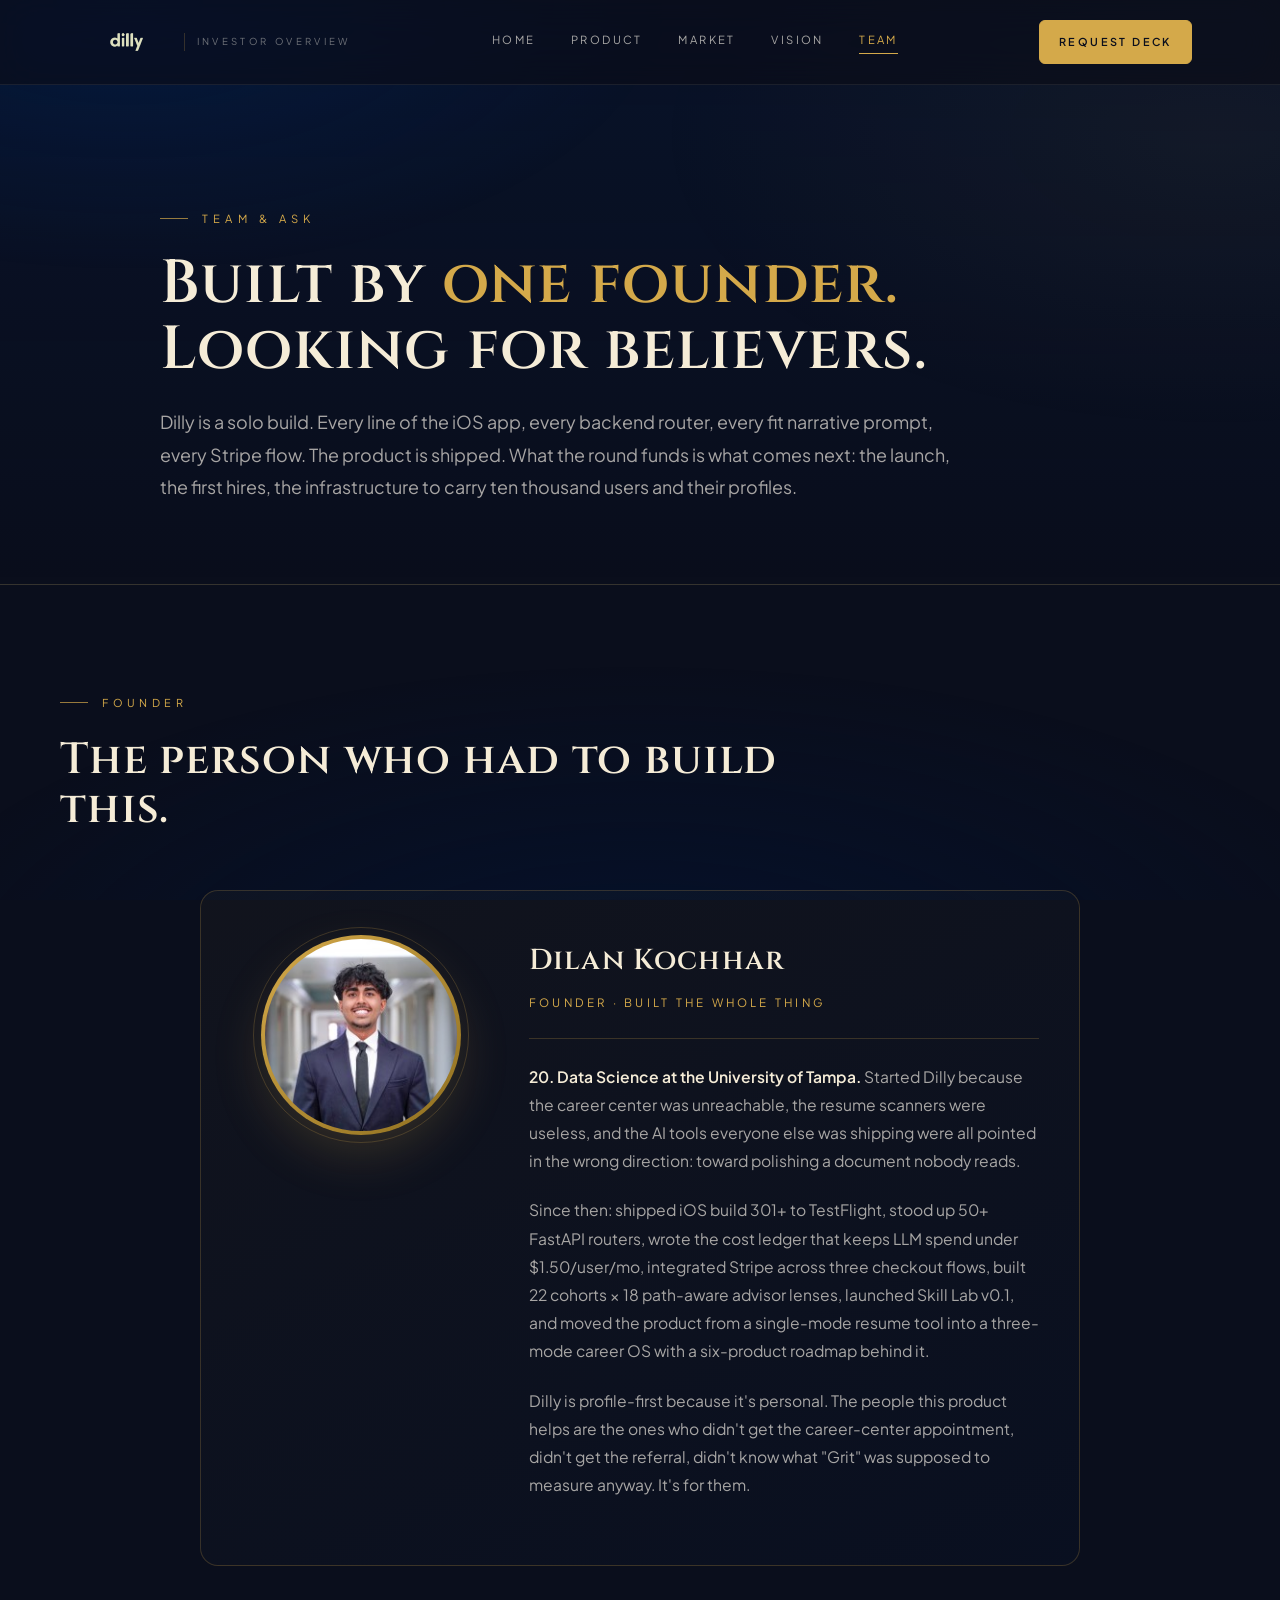
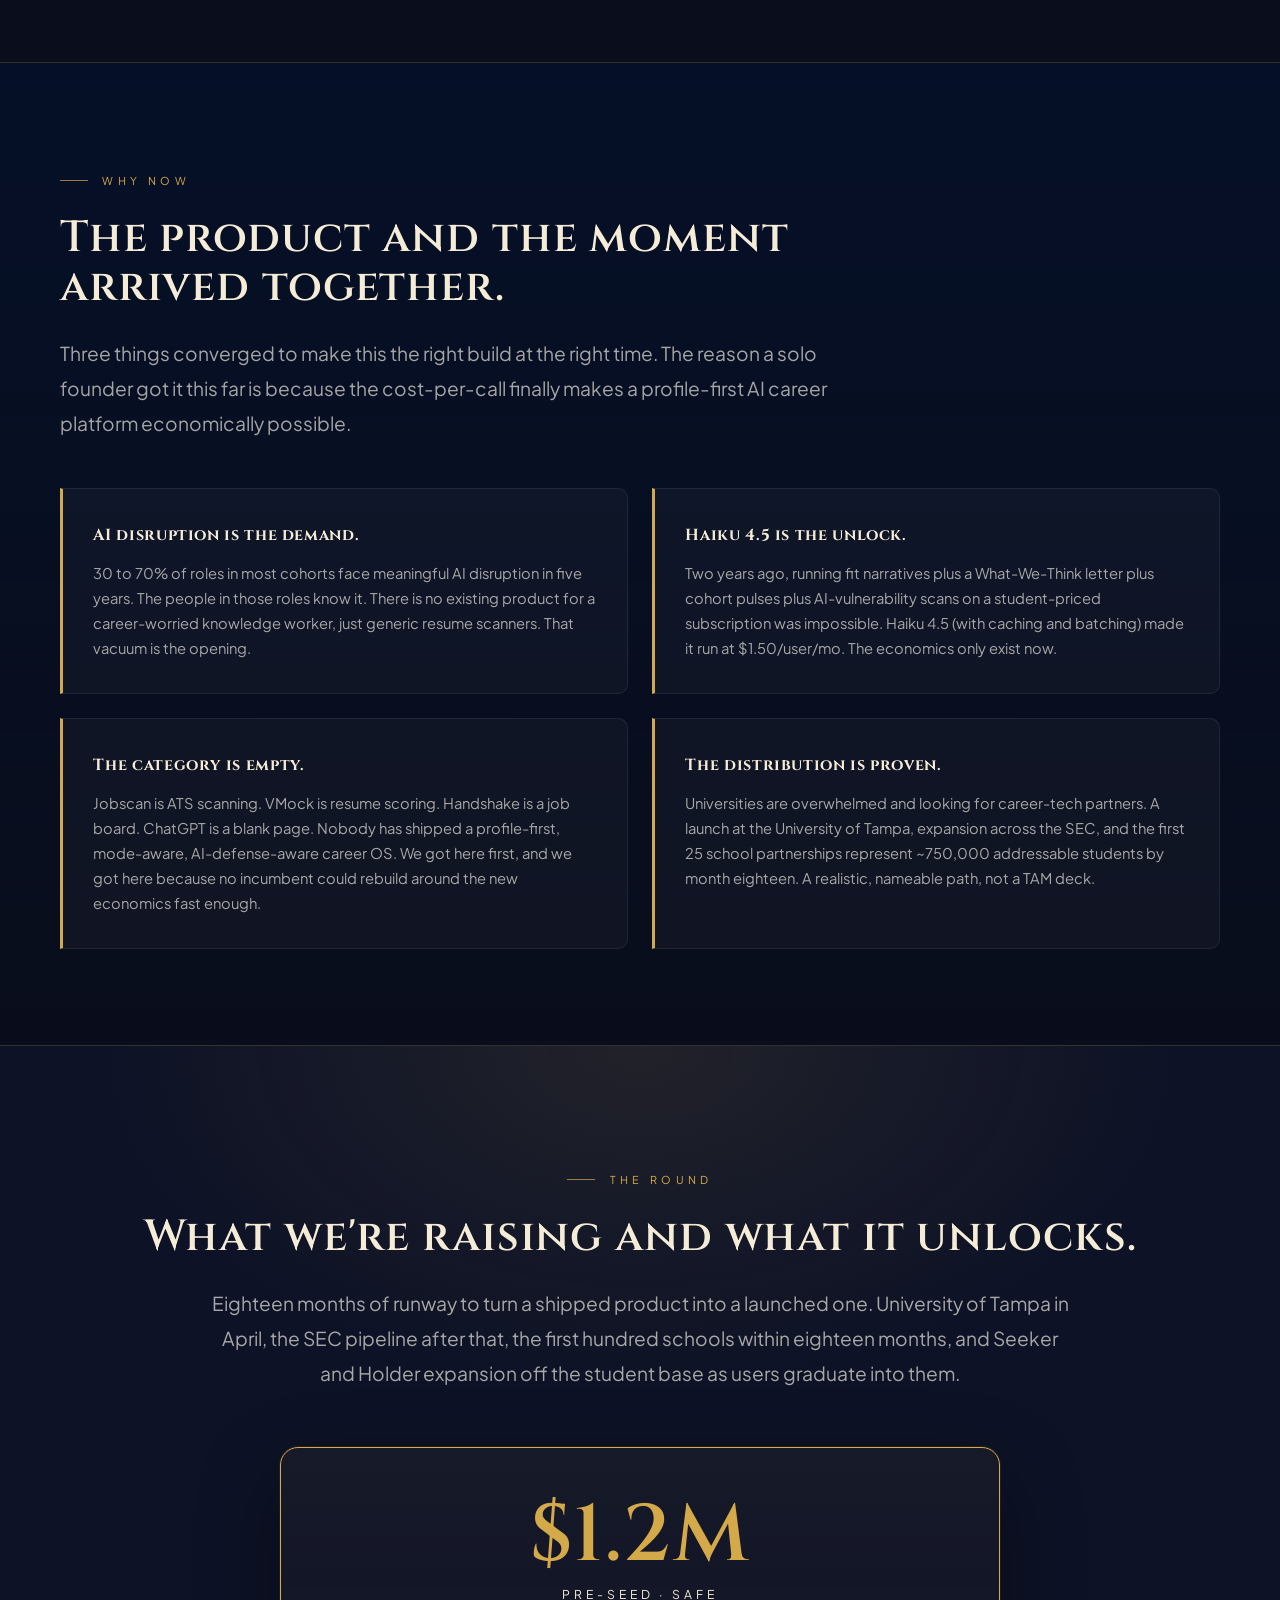
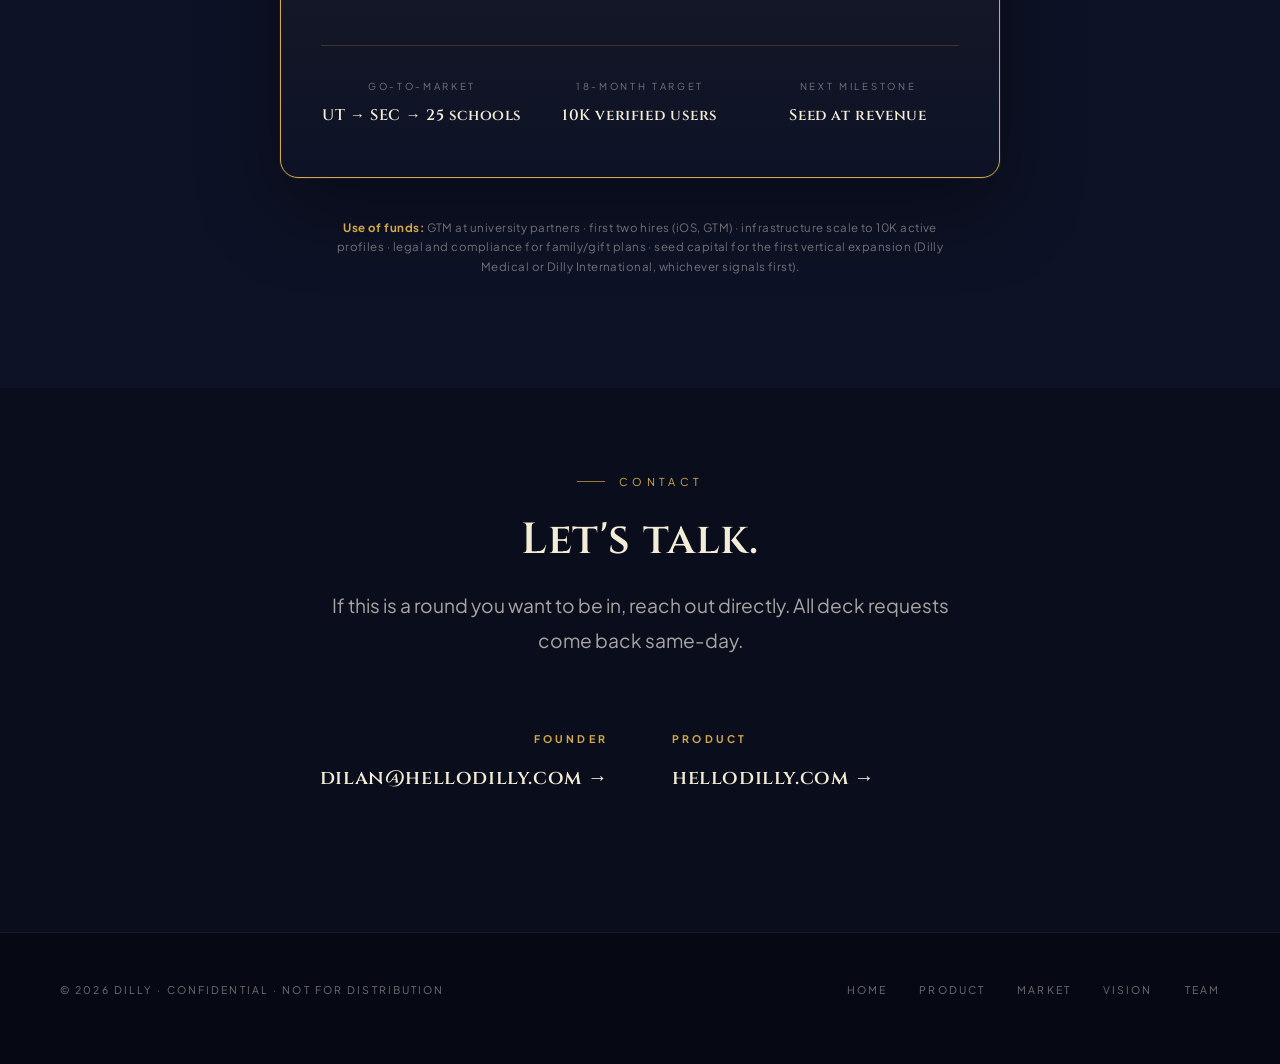
<file: team.html>
<!DOCTYPE html>
<html lang="en">
<head>
<meta charset="UTF-8">
<meta name="viewport" content="width=device-width, initial-scale=1.0">
<title>Team · Dilly Investor Overview</title>
<meta name="description" content="Who built Dilly, and what $1.2M pre-seed unlocks.">
<meta name="robots" content="noindex, nofollow">
<link rel="icon" type="image/png" href="favicon.png">
<link rel="stylesheet" href="styles.css">
</head>
<body>

<nav class="nav" aria-label="Primary">
  <div class="nav-inner">
    <a href="index.html" class="nav-brand">
      <img src="dilly-logo.png" alt="Dilly" class="nav-logo">
      <span class="brand-tag">Investor Overview</span>
    </a>
    <div class="nav-links">
      <a href="index.html">Home</a>
      <a href="product.html">Product</a>
      <a href="market.html">Market</a>
      <a href="vision.html">Vision</a>
      <a href="team.html" class="active">Team</a>
    </div>
    <button class="nav-burger" id="navBurger" aria-label="Open menu" aria-expanded="false"><span></span><span></span><span></span></button>
    <a href="mailto:ceo@hellodilly.com" class="nav-cta nav-cta-desktop">Request Deck</a>
  </div>
</nav>

<div class="nav-drawer" id="navDrawer" aria-label="Mobile menu">
  <a href="index.html">Home</a>
  <a href="product.html">Product</a>
  <a href="market.html">Market</a>
  <a href="vision.html">Vision</a>
  <a href="team.html" class="active">Team</a>
  <a href="mailto:ceo@hellodilly.com" class="drawer-cta">Request Deck</a>
</div>

<header class="page-hero">
  <div class="wrap fade-up">
    <div class="eyebrow">Team & Ask</div>
    <h1>Built by <em>one founder.</em> Looking for believers.</h1>
    <p class="lead">Dilly is a solo build. Every line of the iOS app, every backend router, every fit narrative prompt, every Stripe flow. The product is shipped. What the round funds is what comes next: the launch, the first hires, the infrastructure to carry ten thousand users and their profiles.</p>
  </div>
</header>

<!-- Founder card with headshot -->
<section class="section">
  <div class="wrap">
    <div class="fade-up" style="max-width: 50rem;">
      <div class="eyebrow">Founder</div>
      <h2 class="h2">The person who had to build this.</h2>
    </div>

    <div class="founder-grid fade-up">
      <div>
        <div class="headshot-frame">
          <img src="dilan-headshot.jpg" alt="Dilan Kochhar, founder of Dilly">
        </div>
      </div>
      <div>
        <div class="founder-name">Dilan Kochhar</div>
        <div class="founder-role">Founder · Built the Whole Thing</div>
        <p class="founder-bio">
          <strong>20. Data Science at the University of Tampa.</strong> Started Dilly because the career center was unreachable, the resume scanners were useless, and the AI tools everyone else was shipping were all pointed in the wrong direction: toward polishing a document nobody reads.
        </p>
        <p class="founder-bio">
          Since then: shipped iOS build 301+ to TestFlight, stood up 50+ FastAPI routers, wrote the cost ledger that keeps LLM spend under $1.50/user/mo, integrated Stripe across three checkout flows, built 22 cohorts × 18 path-aware advisor lenses, launched Skill Lab v0.1, and moved the product from a single-mode resume tool into a three-mode career OS with a six-product roadmap behind it.
        </p>
        <p class="founder-bio">
          Dilly is profile-first because it's personal. The people this product helps are the ones who didn't get the career-center appointment, didn't get the referral, didn't know what "Grit" was supposed to measure anyway. It's for them.
        </p>
      </div>
    </div>
  </div>
</section>

<!-- Why now -->
<section class="section" style="background: linear-gradient(180deg, rgba(0, 19, 54, 0.45) 0%, transparent 100%); border-top: 1px solid var(--rule); border-bottom: 1px solid var(--rule);">
  <div class="wrap">
    <div class="fade-up" style="max-width: 50rem;">
      <div class="eyebrow">Why Now</div>
      <h2 class="h2">The product and the moment arrived together.</h2>
      <p class="lead">Three things converged to make this the right build at the right time. The reason a solo founder got it this far is because the cost-per-call finally makes a profile-first AI career platform economically possible.</p>
    </div>

    <div class="moat-grid">
      <div class="moat fade-up">
        <h4>AI disruption is the demand.</h4>
        <p>30 to 70% of roles in most cohorts face meaningful AI disruption in five years. The people in those roles know it. There is no existing product for a career-worried knowledge worker, just generic resume scanners. That vacuum is the opening.</p>
      </div>
      <div class="moat fade-up">
        <h4>Haiku 4.5 is the unlock.</h4>
        <p>Two years ago, running fit narratives plus a What-We-Think letter plus cohort pulses plus AI-vulnerability scans on a student-priced subscription was impossible. Haiku 4.5 (with caching and batching) made it run at $1.50/user/mo. The economics only exist now.</p>
      </div>
      <div class="moat fade-up">
        <h4>The category is empty.</h4>
        <p>Jobscan is ATS scanning. VMock is resume scoring. Handshake is a job board. ChatGPT is a blank page. Nobody has shipped a profile-first, mode-aware, AI-defense-aware career OS. We got here first, and we got here because no incumbent could rebuild around the new economics fast enough.</p>
      </div>
      <div class="moat fade-up">
        <h4>The distribution is proven.</h4>
        <p>Universities are overwhelmed and looking for career-tech partners. A launch at the University of Tampa, expansion across the SEC, and the first 25 school partnerships represent ~750,000 addressable students by month eighteen. A realistic, nameable path, not a TAM deck.</p>
      </div>
    </div>
  </div>
</section>

<!-- The Ask -->
<section class="section" id="ask" style="padding: 7rem 1.75rem; background: radial-gradient(ellipse 70% 60% at 50% 0%, rgba(212, 169, 74, 0.1), transparent 60%), var(--ink-2);">
  <div class="wrap" style="text-align: center;">
    <div class="fade-up">
      <div class="eyebrow" style="justify-content: center; display: inline-flex;">The Round</div>
      <h2 class="h2">What we're raising and what it unlocks.</h2>
      <p class="lead" style="margin: 0 auto 3.5rem;">Eighteen months of runway to turn a shipped product into a launched one. University of Tampa in April, the SEC pipeline after that, the first hundred schools within eighteen months, and Seeker and Holder expansion off the student base as users graduate into them.</p>
    </div>

    <div class="ask-box fade-up">
      <div class="ask-num mono">$1.2M</div>
      <div class="ask-kind">Pre-seed · SAFE</div>

      <div class="ask-terms">
        <div>
          <div class="ask-term-label">Go-to-market</div>
          <div class="ask-term-val">UT → SEC → 25 schools</div>
        </div>
        <div>
          <div class="ask-term-label">18-month target</div>
          <div class="ask-term-val">10K verified users</div>
        </div>
        <div>
          <div class="ask-term-label">Next milestone</div>
          <div class="ask-term-val">Seed at revenue</div>
        </div>
      </div>
    </div>

    <div class="tier-foot fade-up" style="text-align: center; max-width: 640px; margin: 2.5rem auto 0;">
      <strong>Use of funds:</strong> GTM at university partners · first two hires (iOS, GTM) · infrastructure scale to 10K active profiles · legal and compliance for family/gift plans · seed capital for the first vertical expansion (Dilly Medical or Dilly International, whichever signals first).
    </div>
  </div>
</section>

<section class="section-tight">
  <div class="wrap">
    <div class="fade-up" style="text-align: center; max-width: 42rem; margin: 0 auto 2rem;">
      <div class="eyebrow" style="justify-content: center; display: inline-flex;">Contact</div>
      <h2 class="h2">Let's talk.</h2>
      <p class="lead" style="margin: 0 auto;">If this is a round you want to be in, reach out directly. All deck requests come back same-day.</p>
    </div>

    <div class="contact-grid fade-up">
      <div class="contact-item" style="text-align: right;">
        <h4>Founder</h4>
        <a href="mailto:ceo@hellodilly.com">dilan@hellodilly.com →</a>
      </div>
      <div class="contact-item">
        <h4>Product</h4>
        <a href="https://hellodilly.com" target="_blank" rel="noopener">hellodilly.com →</a>
      </div>
    </div>
  </div>
</section>

<footer>
  <div class="foot">
    <div>© 2026 Dilly · Confidential · Not for distribution</div>
    <div class="foot-links">
      <a href="index.html">Home</a>
      <a href="product.html">Product</a>
      <a href="market.html">Market</a>
      <a href="vision.html">Vision</a>
      <a href="team.html">Team</a>
    </div>
  </div>
</footer>

<script>
  const io = new IntersectionObserver((entries) => {
    entries.forEach(e => {
      if (e.isIntersecting) { e.target.classList.add('in'); io.unobserve(e.target); }
    });
  }, { threshold: 0.12, rootMargin: '0px 0px -40px 0px' });
  document.querySelectorAll('.fade-up').forEach(el => io.observe(el));
  // Mobile nav
  var burger = document.getElementById("navBurger");
  var drawer = document.getElementById("navDrawer");
  burger.addEventListener("click", function() {
    var open = drawer.classList.toggle("open");
    burger.classList.toggle("open", open);
    burger.setAttribute("aria-expanded", open);
    document.body.style.overflow = open ? "hidden" : "";
  });
  drawer.querySelectorAll("a").forEach(function(a) {
    a.addEventListener("click", function() {
      drawer.classList.remove("open");
      burger.classList.remove("open");
      burger.setAttribute("aria-expanded", "false");
      document.body.style.overflow = "";
    });
  });
  document.addEventListener("keydown", function(e) {
    if (e.key === "Escape" && drawer.classList.contains("open")) {
      drawer.classList.remove("open");
      burger.classList.remove("open");
      document.body.style.overflow = "";
    }
  });

</script>

</body>
</html>
</file>
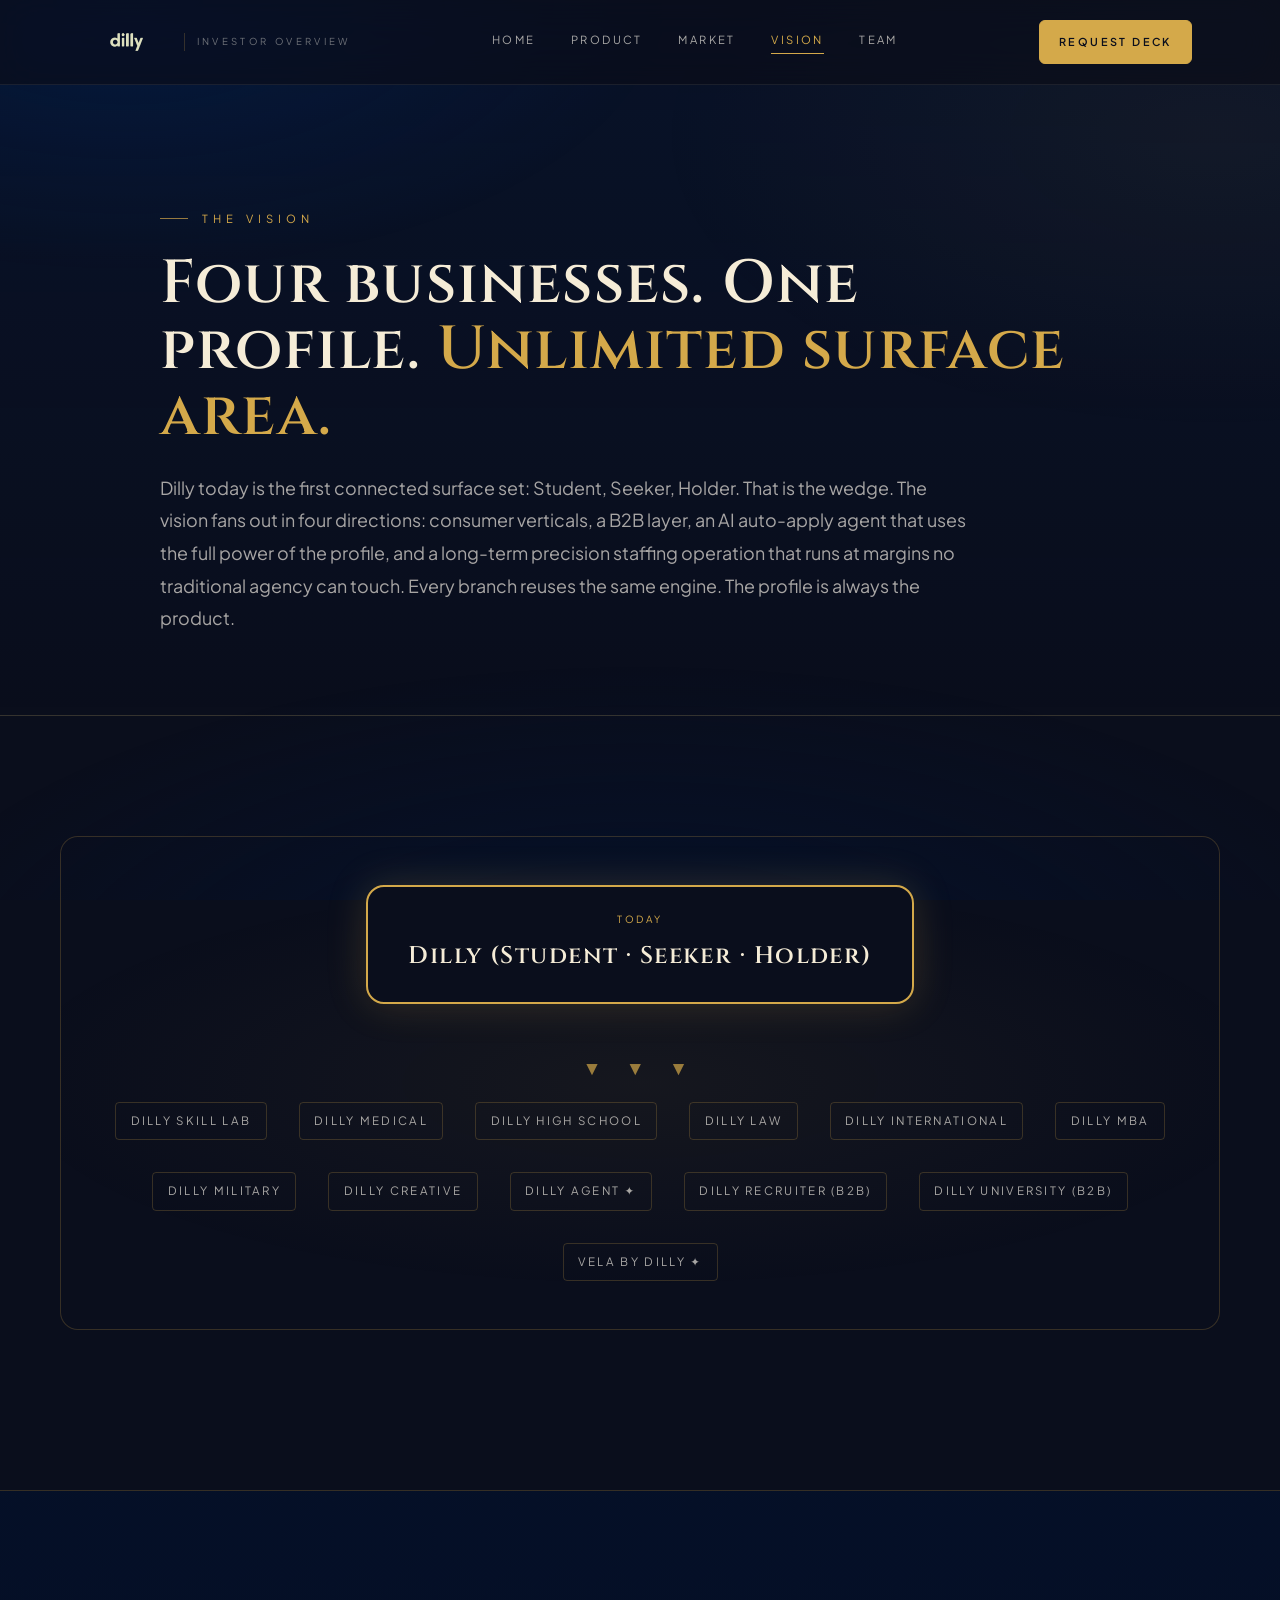
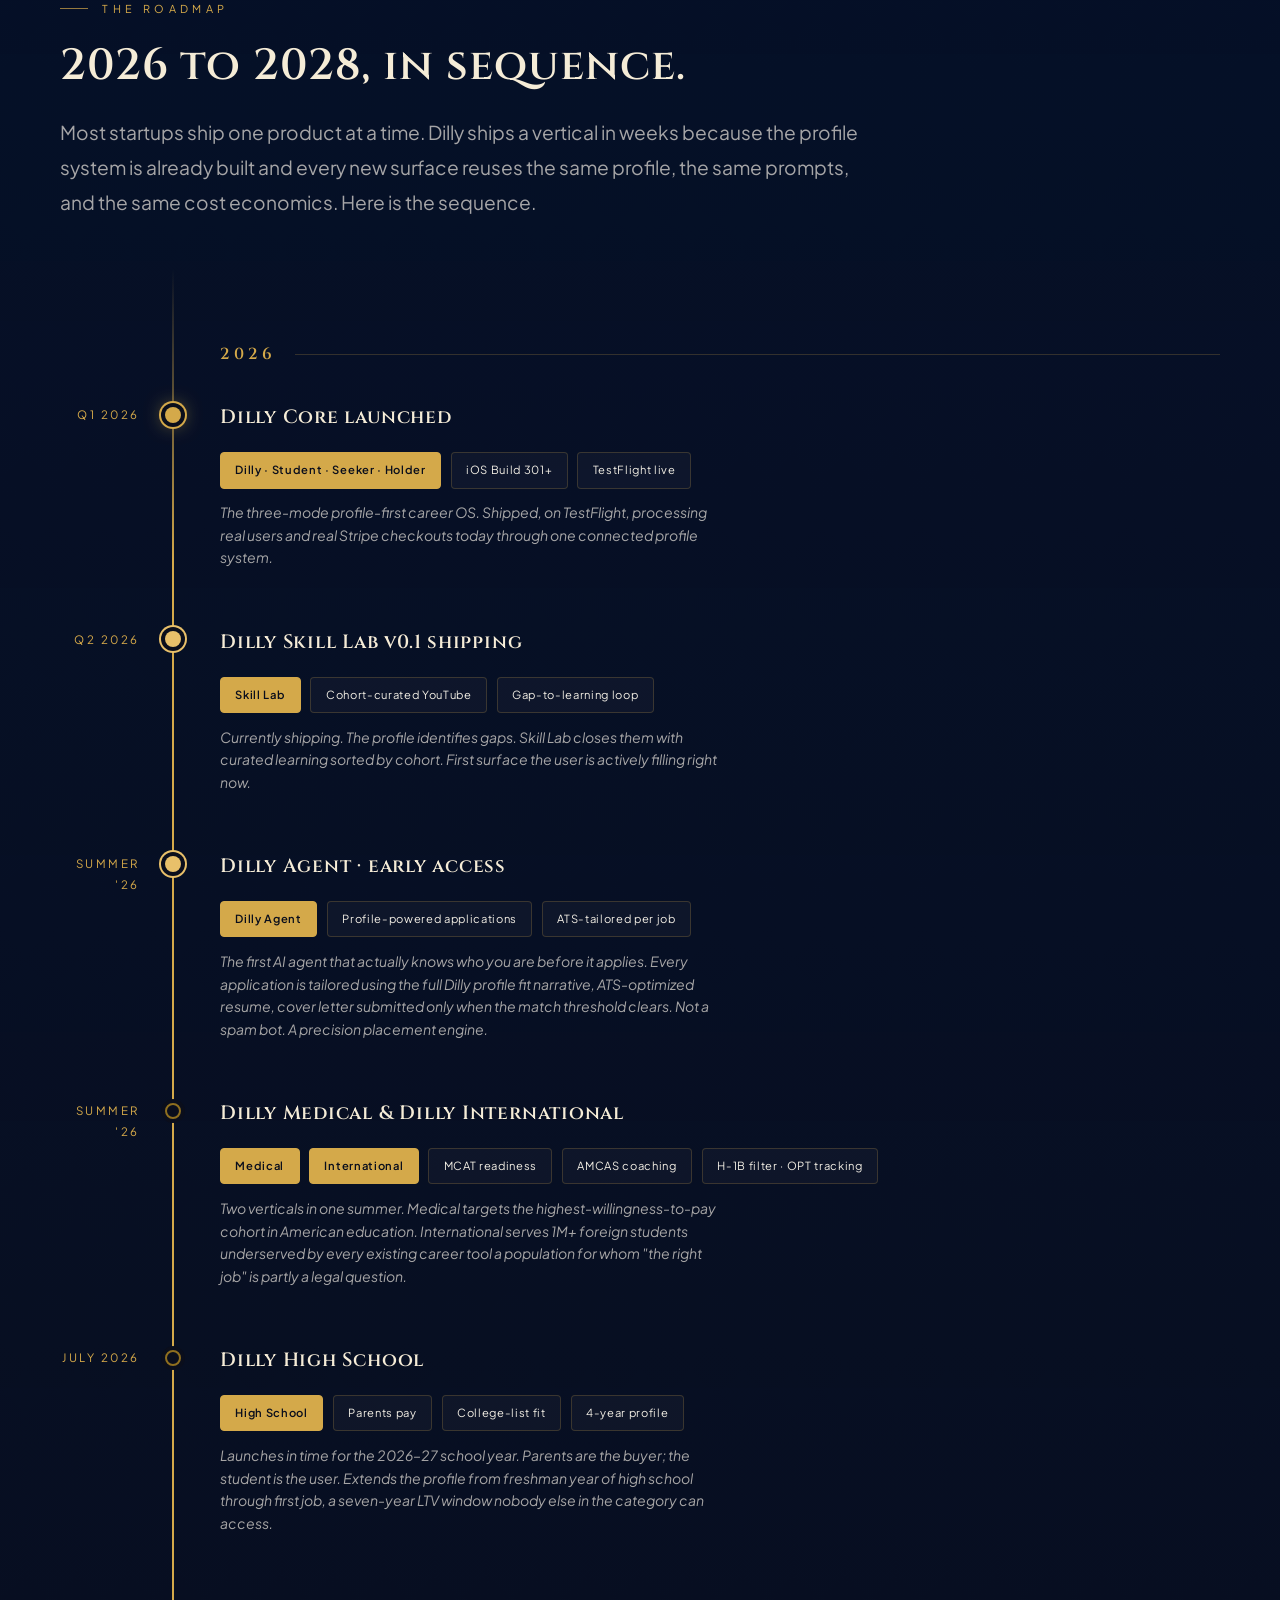
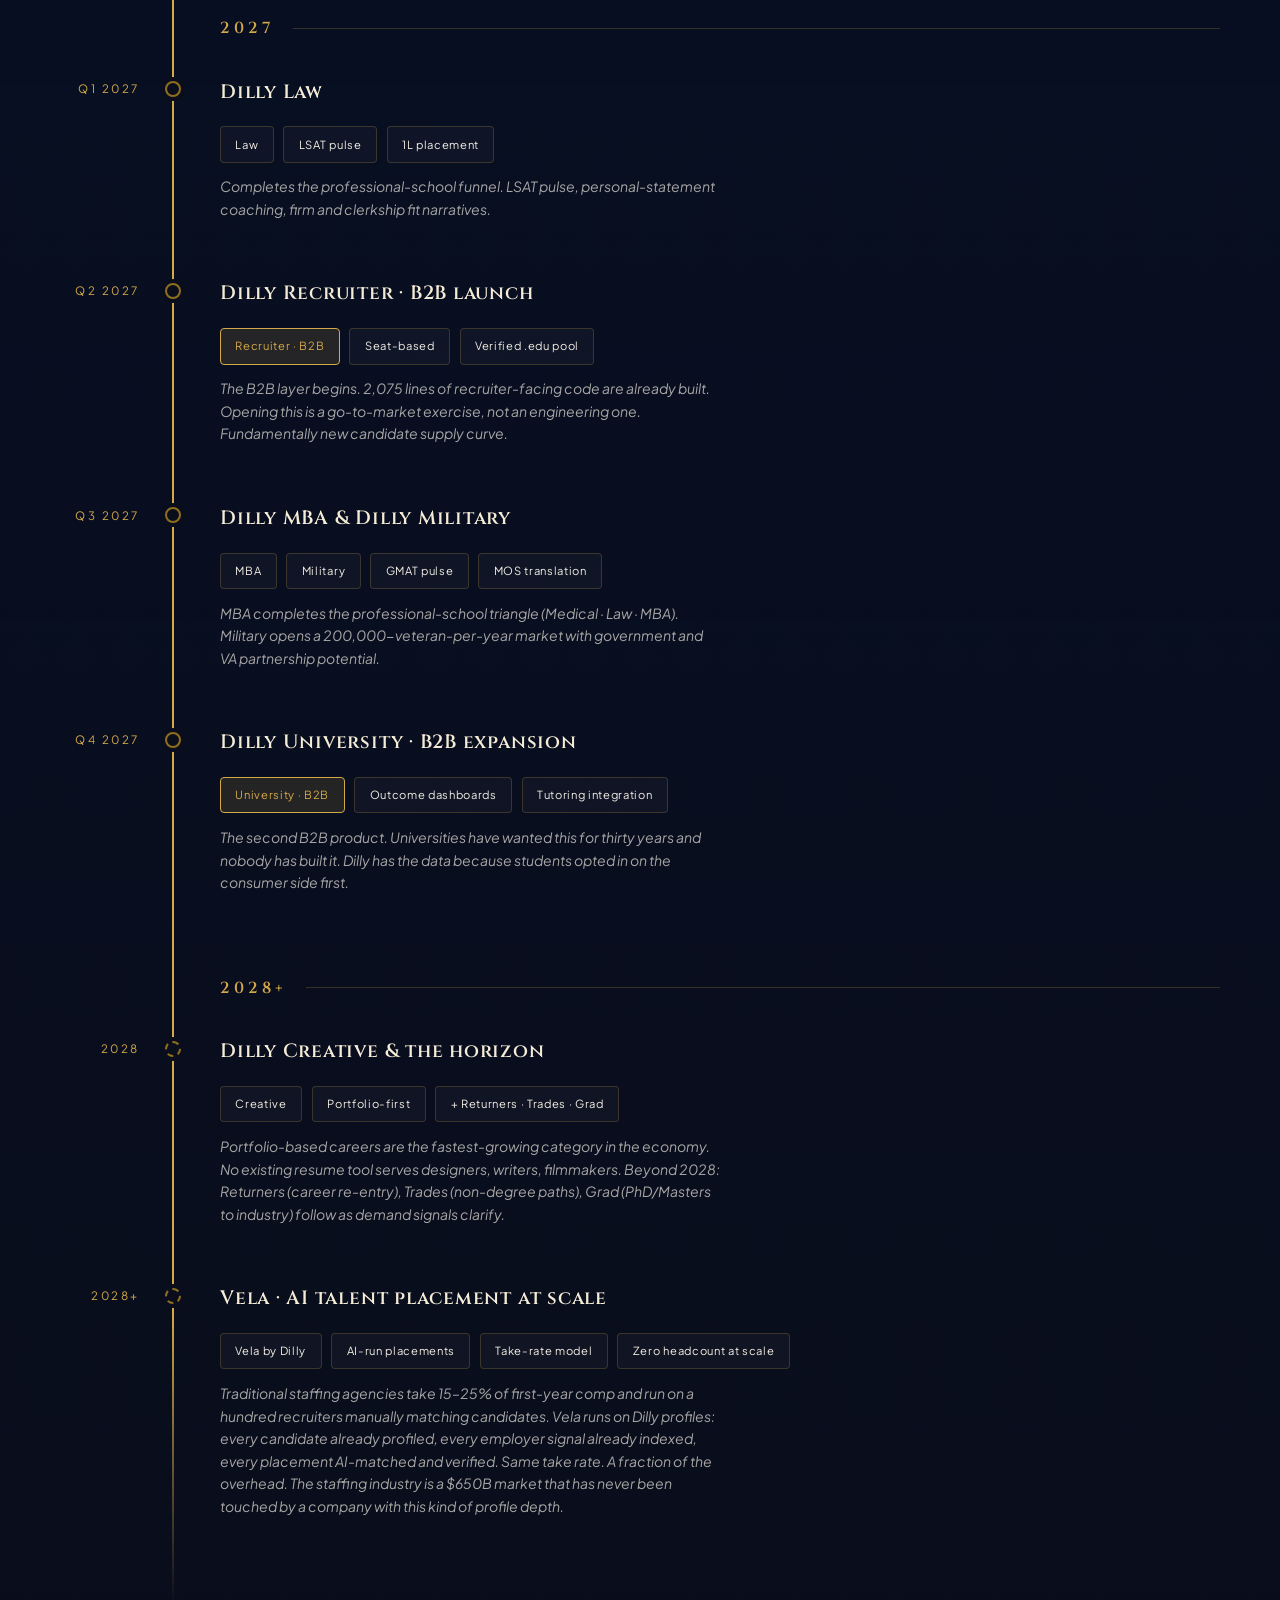
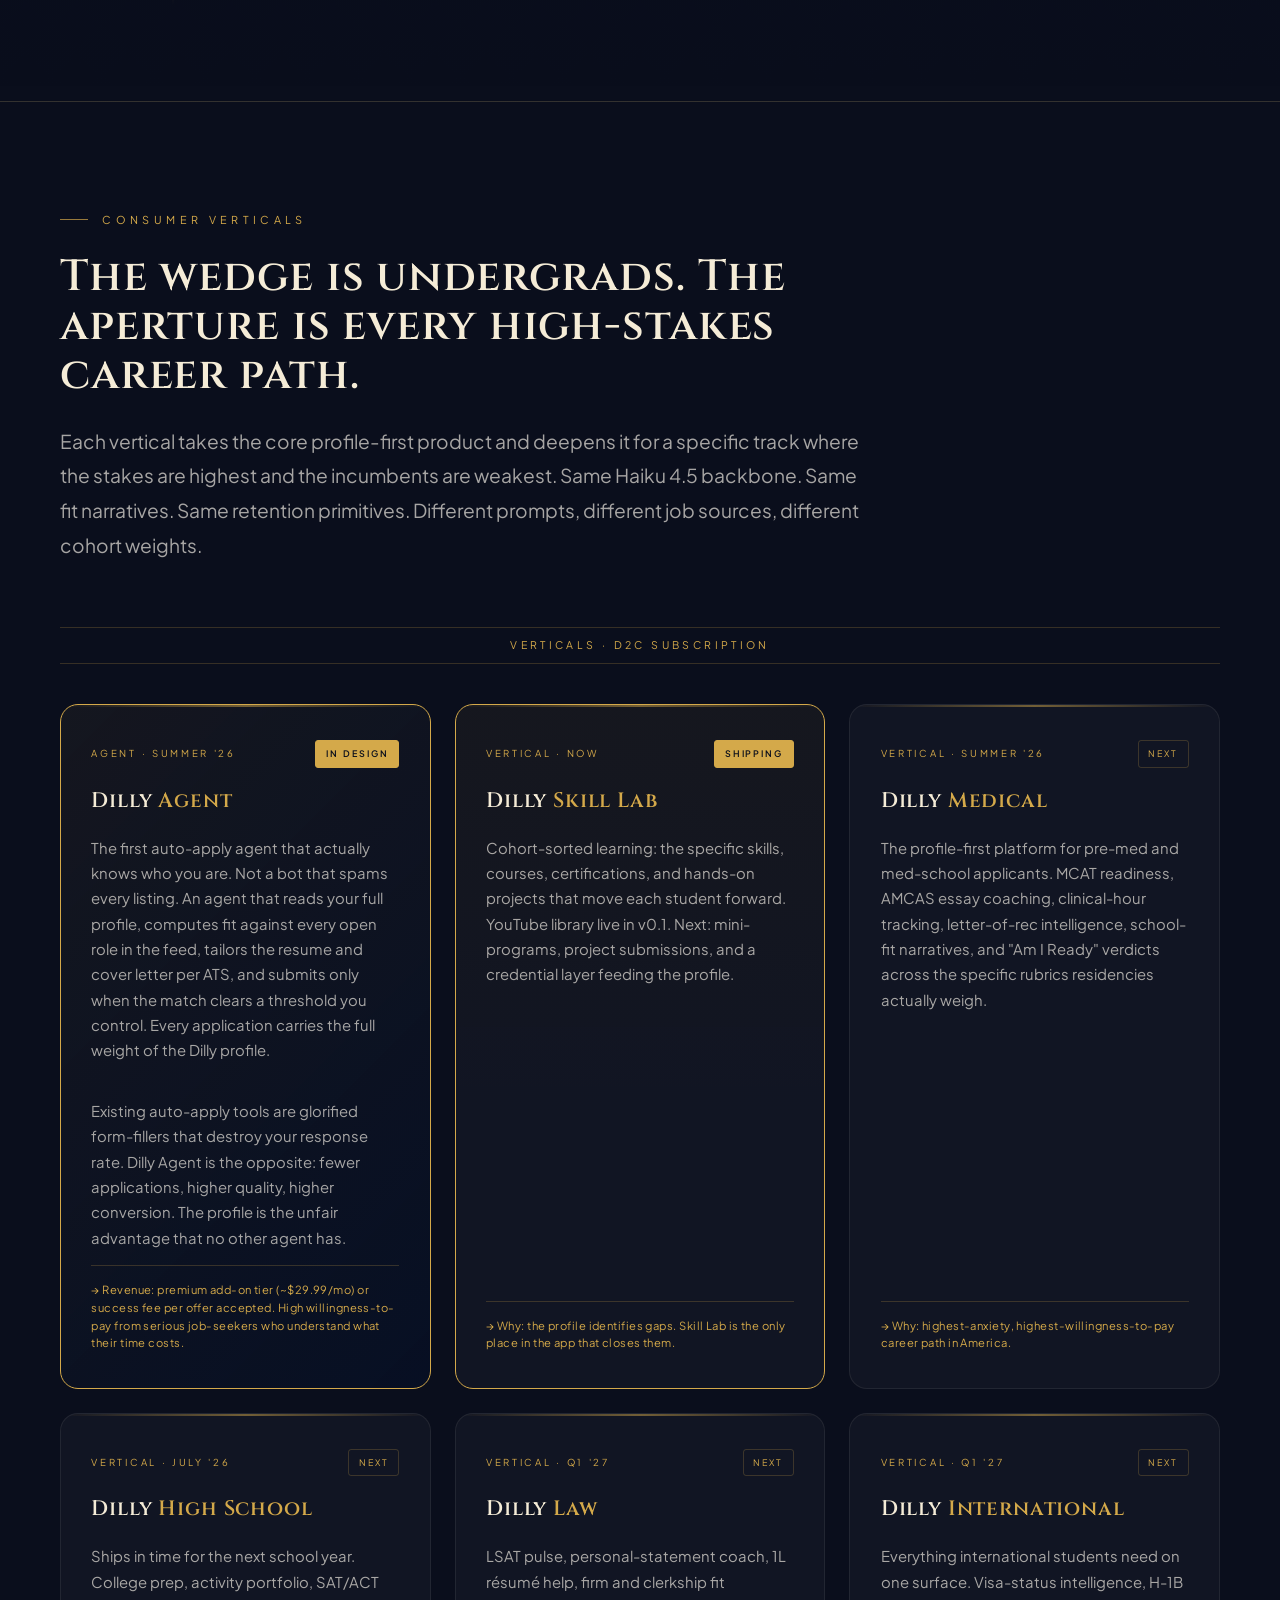
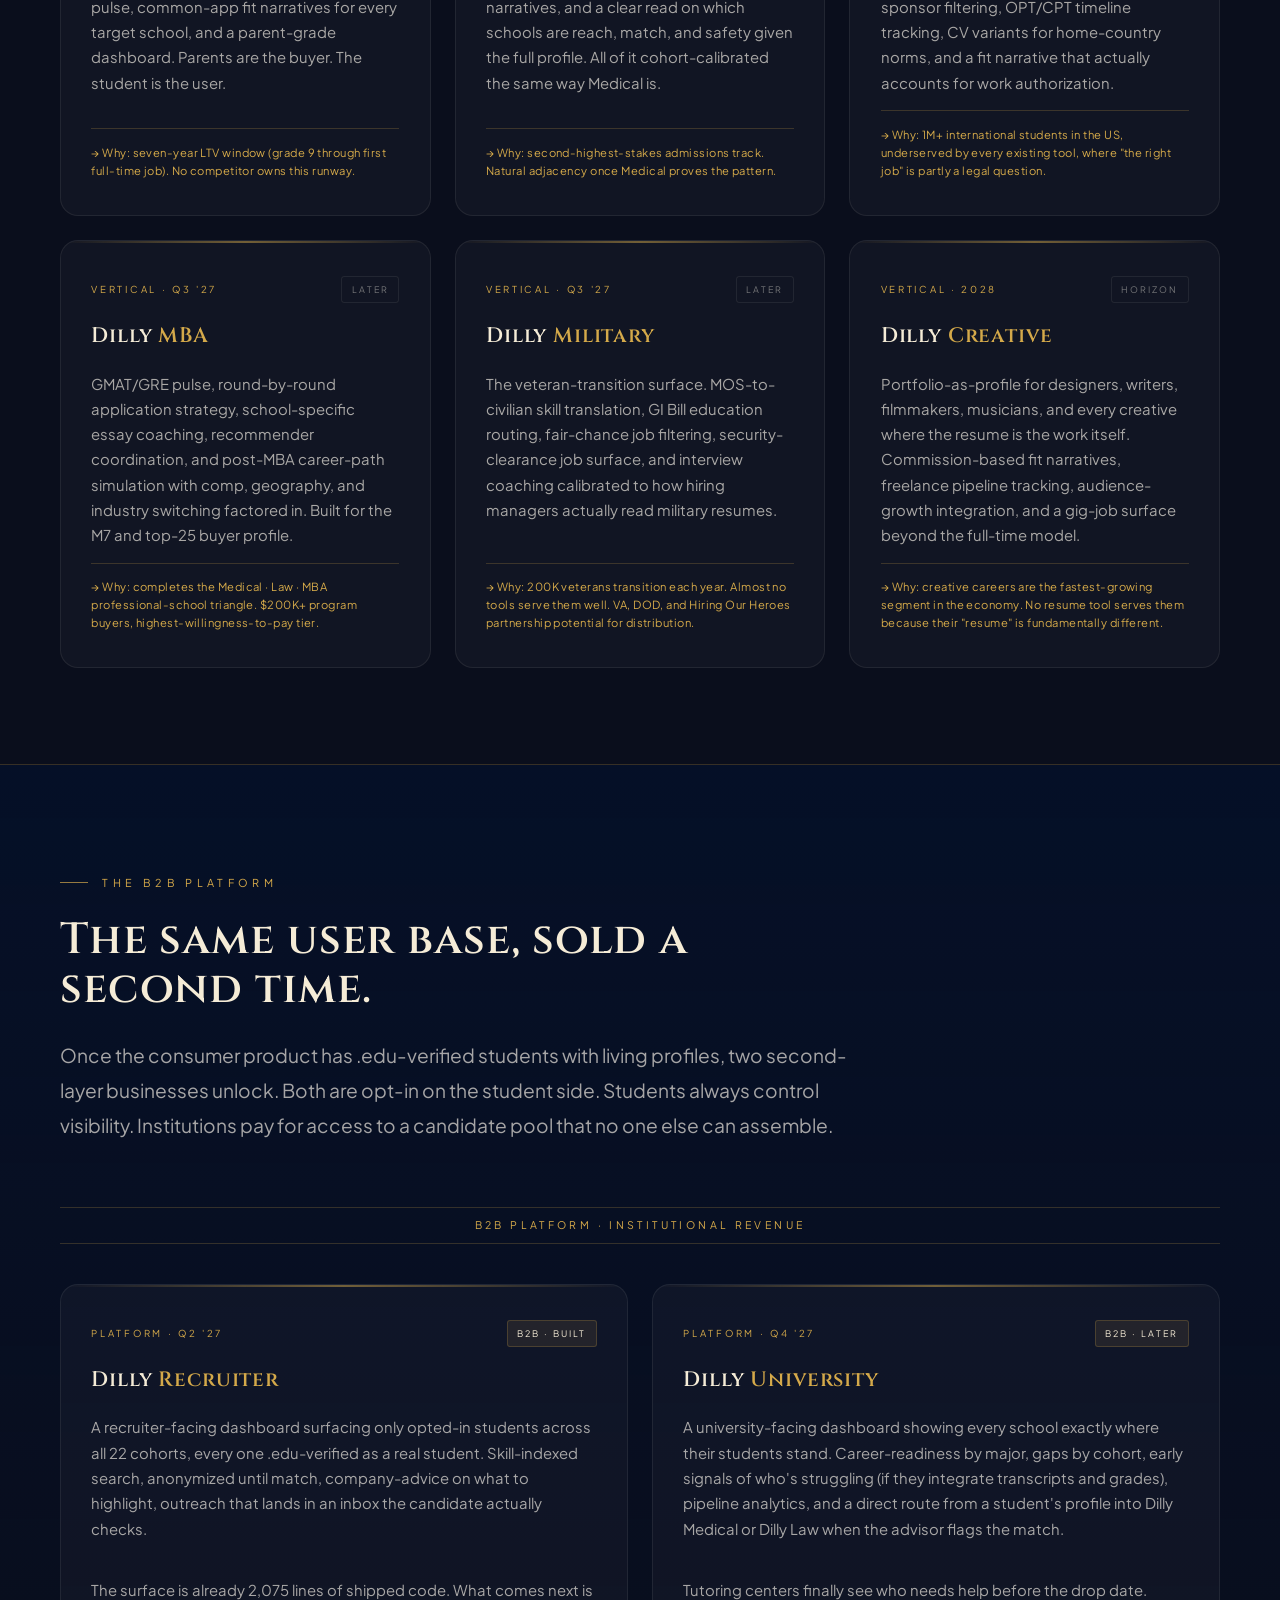
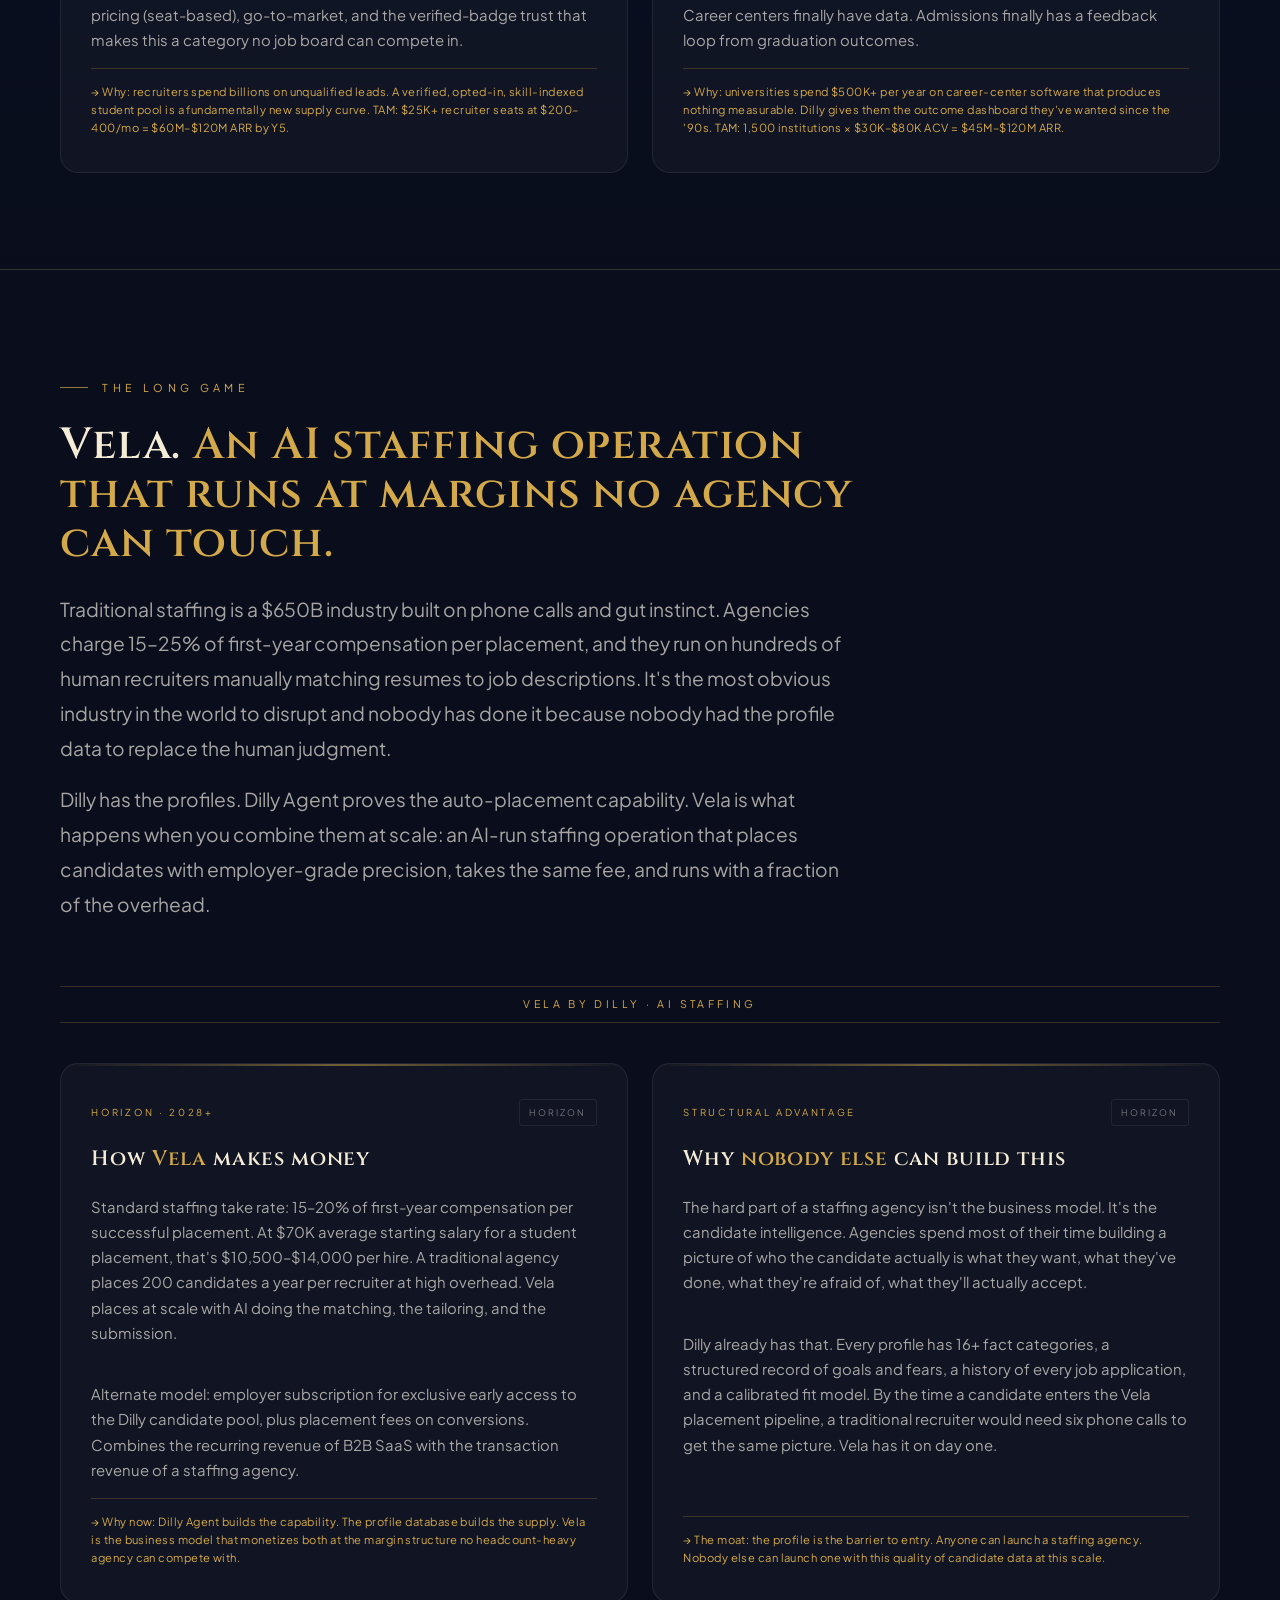
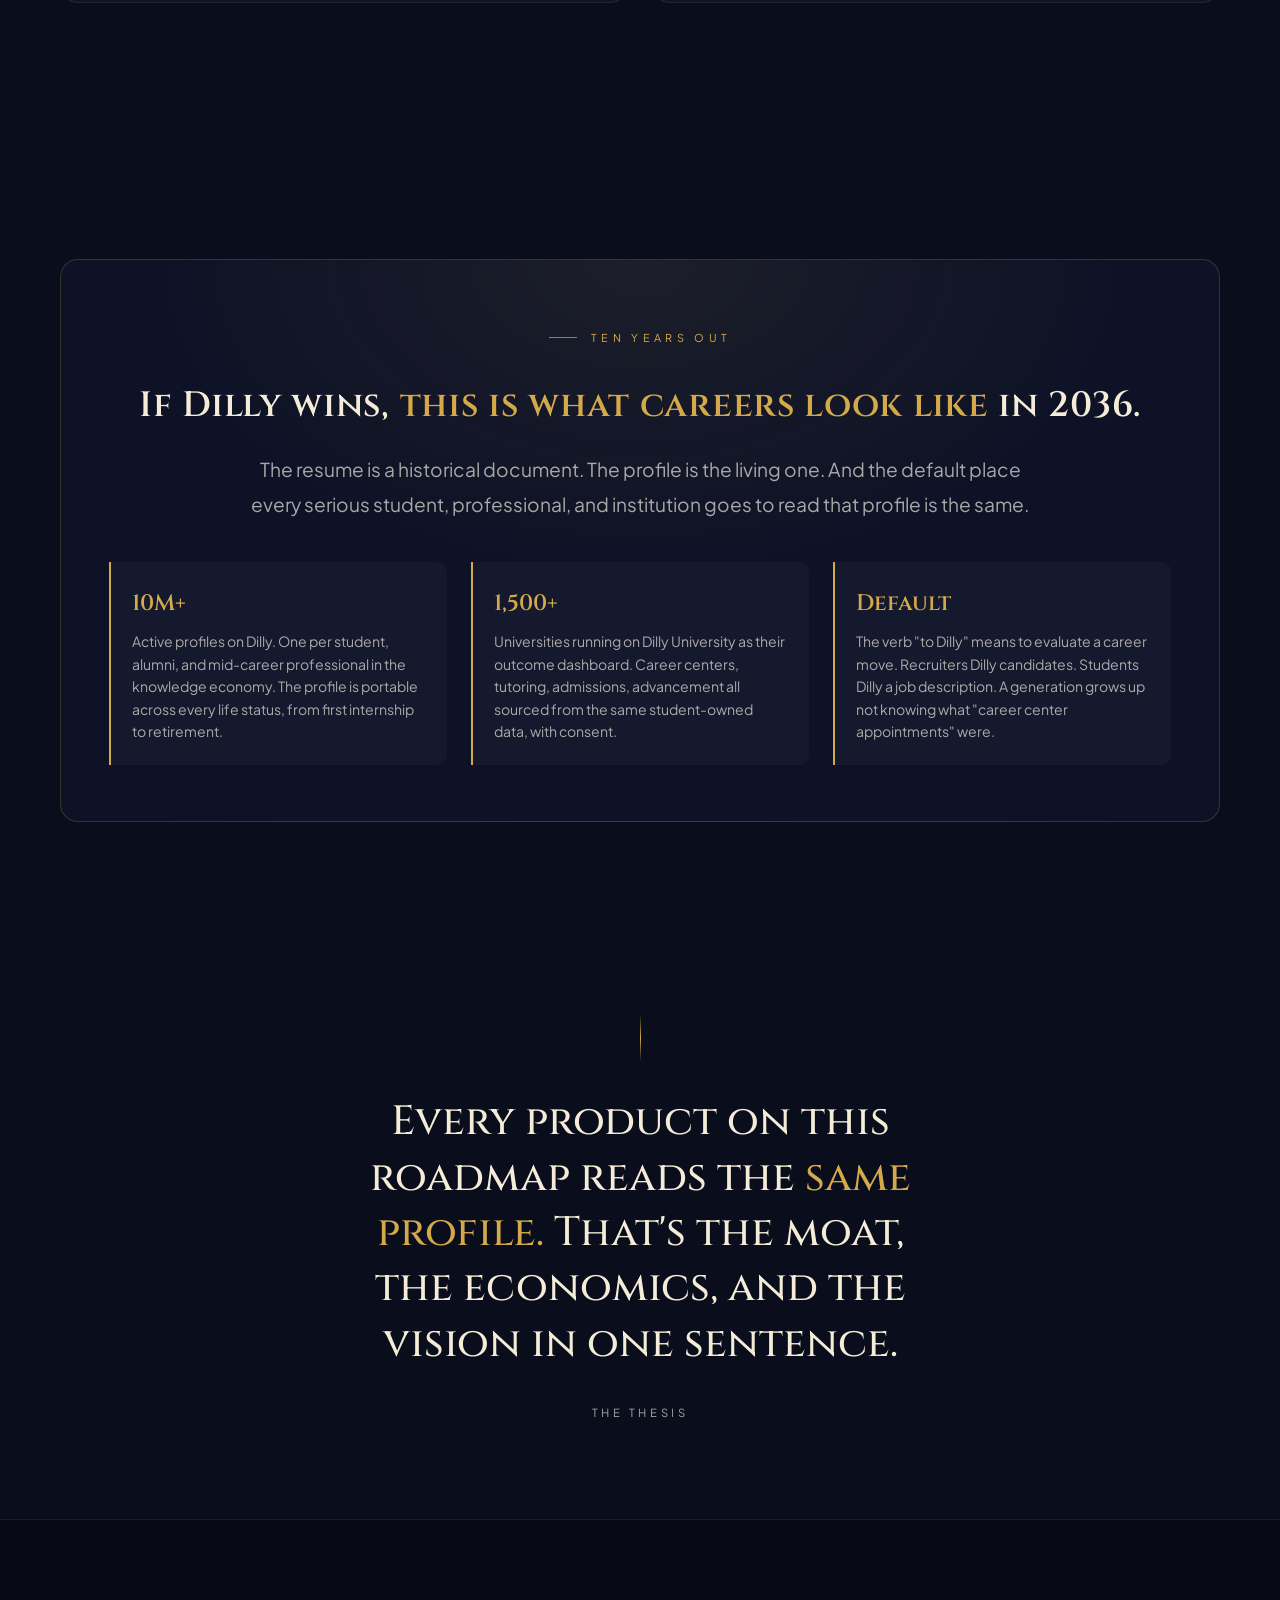
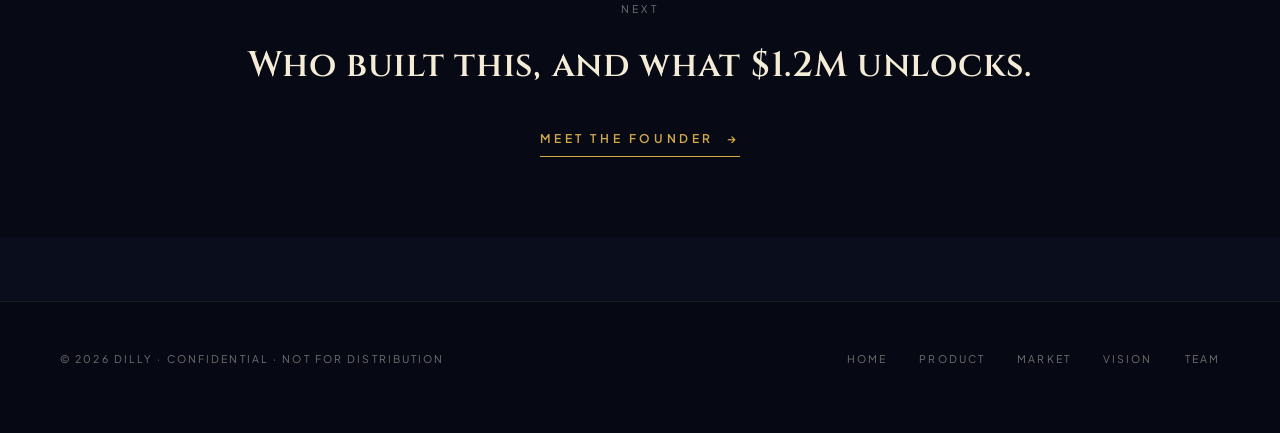
<file: vision.html>
<!DOCTYPE html>
<html lang="en">
<head>
<meta charset="UTF-8">
<meta name="viewport" content="width=device-width, initial-scale=1.0">
<title>Vision · Dilly Investor Overview</title>
<meta name="description" content="Ten products, two businesses, one profile. The Dilly expansion roadmap and 2026–2028 timeline.">
<meta name="robots" content="noindex, nofollow">
<link rel="icon" type="image/png" href="favicon.png">
<link rel="stylesheet" href="styles.css">
</head>
<body>

<nav class="nav" aria-label="Primary">
  <div class="nav-inner">
    <a href="index.html" class="nav-brand">
      <img src="dilly-logo.png" alt="Dilly" class="nav-logo">
      <span class="brand-tag">Investor Overview</span>
    </a>
    <div class="nav-links">
      <a href="index.html">Home</a>
      <a href="product.html">Product</a>
      <a href="market.html">Market</a>
      <a href="vision.html" class="active">Vision</a>
      <a href="team.html">Team</a>
    </div>
    <button class="nav-burger" id="navBurger" aria-label="Open menu" aria-expanded="false"><span></span><span></span><span></span></button>
    <a href="mailto:ceo@hellodilly.com" class="nav-cta nav-cta-desktop">Request Deck</a>
  </div>
</nav>

<div class="nav-drawer" id="navDrawer" aria-label="Mobile menu">
  <a href="index.html">Home</a>
  <a href="product.html">Product</a>
  <a href="market.html">Market</a>
  <a href="vision.html" class="active">Vision</a>
  <a href="team.html">Team</a>
  <a href="mailto:ceo@hellodilly.com" class="drawer-cta">Request Deck</a>
</div>

<header class="page-hero">
  <div class="wrap fade-up">
    <div class="eyebrow">The Vision</div>
    <h1>Four businesses. One profile. <em>Unlimited surface area.</em></h1>
    <p class="lead">Dilly today is the first connected surface set: Student, Seeker, Holder. That is the wedge. The vision fans out in four directions: consumer verticals, a B2B layer, an AI auto-apply agent that uses the full power of the profile, and a long-term precision staffing operation that runs at margins no traditional agency can touch. Every branch reuses the same engine. The profile is always the product.</p>
  </div>
</header>

<!-- Expansion map visual -->
<section class="section" style="padding-top: 3.5rem;">
  <div class="wrap fade-up">
    <div class="expansion-map">
      <div class="expansion-core">
        <div class="expansion-core-label">Today</div>
        <div class="expansion-core-val">Dilly (Student · Seeker · Holder)</div>
      </div>
      <div class="expansion-arrows">▼ ▼ ▼</div>
      <div class="expansion-branches">
        <span>Dilly Skill Lab</span>
        <span>Dilly Medical</span>
        <span>Dilly High School</span>
        <span>Dilly Law</span>
        <span>Dilly International</span>
        <span>Dilly MBA</span>
        <span>Dilly Military</span>
        <span>Dilly Creative</span>
        <span>Dilly Agent ✦</span>
        <span>Dilly Recruiter (B2B)</span>
        <span>Dilly University (B2B)</span>
        <span>Vela by Dilly ✦</span>
      </div>
    </div>
  </div>
</section>

<!-- The Roadmap (visual timeline) -->
<section class="section" id="roadmap" style="background: linear-gradient(180deg, rgba(0, 19, 54, 0.45) 0%, transparent 100%); border-top: 1px solid var(--rule); border-bottom: 1px solid var(--rule);">
  <div class="wrap">
    <div class="fade-up" style="max-width: 50rem;">
      <div class="eyebrow">The Roadmap</div>
      <h2 class="h2">2026 to 2028, in sequence.</h2>
      <p class="lead">Most startups ship one product at a time. Dilly ships a vertical in weeks because the profile system is already built and every new surface reuses the same profile, the same prompts, and the same cost economics. Here is the sequence.</p>
    </div>

    <div class="roadmap">

      <div class="roadmap-year-divider">2026</div>

      <div class="roadmap-stop live fade-up">
        <span class="roadmap-date">Q1 2026</span>
        <div class="roadmap-title">Dilly Core launched</div>
        <div class="roadmap-products">
          <span class="roadmap-product primary">Dilly · Student · Seeker · Holder</span>
          <span class="roadmap-product">iOS Build 301+</span>
          <span class="roadmap-product">TestFlight live</span>
        </div>
        <p class="roadmap-note">The three-mode profile-first career OS. Shipped, on TestFlight, processing real users and real Stripe checkouts today through one connected profile system.</p>
      </div>

      <div class="roadmap-stop shipping fade-up">
        <span class="roadmap-date">Q2 2026</span>
        <div class="roadmap-title">Dilly Skill Lab v0.1 shipping</div>
        <div class="roadmap-products">
          <span class="roadmap-product primary">Skill Lab</span>
          <span class="roadmap-product">Cohort-curated YouTube</span>
          <span class="roadmap-product">Gap-to-learning loop</span>
        </div>
        <p class="roadmap-note">Currently shipping. The profile identifies gaps. Skill Lab closes them with curated learning sorted by cohort. First surface the user is actively filling right now.</p>
      </div>

      <div class="roadmap-stop shipping fade-up">
        <span class="roadmap-date">Summer '26</span>
        <div class="roadmap-title">Dilly Agent · early access</div>
        <div class="roadmap-products">
          <span class="roadmap-product primary">Dilly Agent</span>
          <span class="roadmap-product">Profile-powered applications</span>
          <span class="roadmap-product">ATS-tailored per job</span>
        </div>
        <p class="roadmap-note">The first AI agent that actually knows who you are before it applies. Every application is tailored using the full Dilly profile   fit narrative, ATS-optimized resume, cover letter   submitted only when the match threshold clears. Not a spam bot. A precision placement engine.</p>
      </div>

      <div class="roadmap-stop future fade-up">
        <span class="roadmap-date">Summer '26</span>
        <div class="roadmap-title">Dilly Medical &amp; Dilly International</div>
        <div class="roadmap-products">
          <span class="roadmap-product primary">Medical</span>
          <span class="roadmap-product primary">International</span>
          <span class="roadmap-product">MCAT readiness</span>
          <span class="roadmap-product">AMCAS coaching</span>
          <span class="roadmap-product">H-1B filter · OPT tracking</span>
        </div>
        <p class="roadmap-note">Two verticals in one summer. Medical targets the highest-willingness-to-pay cohort in American education. International serves 1M+ foreign students underserved by every existing career tool   a population for whom "the right job" is partly a legal question.</p>
      </div>

      <div class="roadmap-stop future fade-up">
        <span class="roadmap-date">July 2026</span>
        <div class="roadmap-title">Dilly High School</div>
        <div class="roadmap-products">
          <span class="roadmap-product primary">High School</span>
          <span class="roadmap-product">Parents pay</span>
          <span class="roadmap-product">College-list fit</span>
          <span class="roadmap-product">4-year profile</span>
        </div>
        <p class="roadmap-note">Launches in time for the 2026–27 school year. Parents are the buyer; the student is the user. Extends the profile from freshman year of high school through first job, a seven-year LTV window nobody else in the category can access.</p>
      </div>

      <div class="roadmap-year-divider">2027</div>

      <div class="roadmap-stop future fade-up">
        <span class="roadmap-date">Q1 2027</span>
        <div class="roadmap-title">Dilly Law</div>
        <div class="roadmap-products">
          <span class="roadmap-product">Law</span>
          <span class="roadmap-product">LSAT pulse</span>
          <span class="roadmap-product">1L placement</span>
        </div>
        <p class="roadmap-note">Completes the professional-school funnel. LSAT pulse, personal-statement coaching, firm and clerkship fit narratives.</p>
      </div>

      <div class="roadmap-stop future fade-up">
        <span class="roadmap-date">Q2 2027</span>
        <div class="roadmap-title">Dilly Recruiter · B2B launch</div>
        <div class="roadmap-products">
          <span class="roadmap-product b2b">Recruiter · B2B</span>
          <span class="roadmap-product">Seat-based</span>
          <span class="roadmap-product">Verified .edu pool</span>
        </div>
        <p class="roadmap-note">The B2B layer begins. 2,075 lines of recruiter-facing code are already built. Opening this is a go-to-market exercise, not an engineering one. Fundamentally new candidate supply curve.</p>
      </div>

      <div class="roadmap-stop future fade-up">
        <span class="roadmap-date">Q3 2027</span>
        <div class="roadmap-title">Dilly MBA &amp; Dilly Military</div>
        <div class="roadmap-products">
          <span class="roadmap-product">MBA</span>
          <span class="roadmap-product">Military</span>
          <span class="roadmap-product">GMAT pulse</span>
          <span class="roadmap-product">MOS translation</span>
        </div>
        <p class="roadmap-note">MBA completes the professional-school triangle (Medical · Law · MBA). Military opens a 200,000-veteran-per-year market with government and VA partnership potential.</p>
      </div>

      <div class="roadmap-stop future fade-up">
        <span class="roadmap-date">Q4 2027</span>
        <div class="roadmap-title">Dilly University · B2B expansion</div>
        <div class="roadmap-products">
          <span class="roadmap-product b2b">University · B2B</span>
          <span class="roadmap-product">Outcome dashboards</span>
          <span class="roadmap-product">Tutoring integration</span>
        </div>
        <p class="roadmap-note">The second B2B product. Universities have wanted this for thirty years and nobody has built it. Dilly has the data because students opted in on the consumer side first.</p>
      </div>

      <div class="roadmap-year-divider">2028+</div>

      <div class="roadmap-stop horizon fade-up">
        <span class="roadmap-date">2028</span>
        <div class="roadmap-title">Dilly Creative &amp; the horizon</div>
        <div class="roadmap-products">
          <span class="roadmap-product">Creative</span>
          <span class="roadmap-product">Portfolio-first</span>
          <span class="roadmap-product">+ Returners · Trades · Grad</span>
        </div>
        <p class="roadmap-note">Portfolio-based careers are the fastest-growing category in the economy. No existing resume tool serves designers, writers, filmmakers. Beyond 2028: Returners (career re-entry), Trades (non-degree paths), Grad (PhD/Masters to industry) follow as demand signals clarify.</p>
      </div>

      <div class="roadmap-stop horizon fade-up">
        <span class="roadmap-date">2028+</span>
        <div class="roadmap-title">Vela · AI talent placement at scale</div>
        <div class="roadmap-products">
          <span class="roadmap-product">Vela by Dilly</span>
          <span class="roadmap-product">AI-run placements</span>
          <span class="roadmap-product">Take-rate model</span>
          <span class="roadmap-product">Zero headcount at scale</span>
        </div>
        <p class="roadmap-note">Traditional staffing agencies take 15–25% of first-year comp and run on a hundred recruiters manually matching candidates. Vela runs on Dilly profiles: every candidate already profiled, every employer signal already indexed, every placement AI-matched and verified. Same take rate. A fraction of the overhead. The staffing industry is a $650B market that has never been touched by a company with this kind of profile depth.</p>
      </div>

    </div>
  </div>
</section>

<!-- Consumer Verticals deep-dive -->
<section class="section">
  <div class="wrap">
    <div class="fade-up" style="max-width: 50rem;">
      <div class="eyebrow">Consumer Verticals</div>
      <h2 class="h2">The wedge is undergrads. The aperture is every high-stakes career path.</h2>
      <p class="lead">Each vertical takes the core profile-first product and deepens it for a specific track where the stakes are highest and the incumbents are weakest. Same Haiku 4.5 backbone. Same fit narratives. Same retention primitives. Different prompts, different job sources, different cohort weights.</p>
    </div>

    <div class="vision-cat">Verticals · D2C Subscription</div>

    <div class="vision-grid">

      <article class="vision-card shipping fade-up" style="border-color: var(--gold); background: linear-gradient(135deg, rgba(197,163,83,0.06), rgba(0,19,54,0.3));">
        <div class="vision-card-head">
          <span class="vision-tag">Agent · Summer '26</span>
          <span class="vision-status live">In Design</span>
        </div>
        <h3 class="vision-title">Dilly <em>Agent</em></h3>
        <p class="vision-desc">The first auto-apply agent that actually knows who you are. Not a bot that spams every listing. An agent that reads your full profile, computes fit against every open role in the feed, tailors the resume and cover letter per ATS, and submits only when the match clears a threshold you control. Every application carries the full weight of the Dilly profile.</p>
        <p class="vision-desc" style="padding-top: 0.5rem;">Existing auto-apply tools are glorified form-fillers that destroy your response rate. Dilly Agent is the opposite: fewer applications, higher quality, higher conversion. The profile is the unfair advantage that no other agent has.</p>
        <div class="vision-why">→ Revenue: premium add-on tier (~$29.99/mo) or success fee per offer accepted. High willingness-to-pay from serious job-seekers who understand what their time costs.</div>
      </article>

      <article class="vision-card shipping fade-up">
        <div class="vision-card-head">
          <span class="vision-tag">Vertical · Now</span>
          <span class="vision-status live">Shipping</span>
        </div>
        <h3 class="vision-title">Dilly <em>Skill Lab</em></h3>
        <p class="vision-desc">Cohort-sorted learning: the specific skills, courses, certifications, and hands-on projects that move each student forward. YouTube library live in v0.1. Next: mini-programs, project submissions, and a credential layer feeding the profile.</p>
        <div class="vision-why">→ Why: the profile identifies gaps. Skill Lab is the only place in the app that closes them.</div>
      </article>

      <article class="vision-card fade-up">
        <div class="vision-card-head">
          <span class="vision-tag">Vertical · Summer '26</span>
          <span class="vision-status next">Next</span>
        </div>
        <h3 class="vision-title">Dilly <em>Medical</em></h3>
        <p class="vision-desc">The profile-first platform for pre-med and med-school applicants. MCAT readiness, AMCAS essay coaching, clinical-hour tracking, letter-of-rec intelligence, school-fit narratives, and "Am I Ready" verdicts across the specific rubrics residencies actually weigh.</p>
        <div class="vision-why">→ Why: highest-anxiety, highest-willingness-to-pay career path in America.</div>
      </article>

      <article class="vision-card fade-up">
        <div class="vision-card-head">
          <span class="vision-tag">Vertical · July '26</span>
          <span class="vision-status next">Next</span>
        </div>
        <h3 class="vision-title">Dilly <em>High School</em></h3>
        <p class="vision-desc">Ships in time for the next school year. College prep, activity portfolio, SAT/ACT pulse, common-app fit narratives for every target school, and a parent-grade dashboard. Parents are the buyer. The student is the user.</p>
        <div class="vision-why">→ Why: seven-year LTV window (grade 9 through first full-time job). No competitor owns this runway.</div>
      </article>

      <article class="vision-card fade-up">
        <div class="vision-card-head">
          <span class="vision-tag">Vertical · Q1 '27</span>
          <span class="vision-status next">Next</span>
        </div>
        <h3 class="vision-title">Dilly <em>Law</em></h3>
        <p class="vision-desc">LSAT pulse, personal-statement coach, 1L résumé help, firm and clerkship fit narratives, and a clear read on which schools are reach, match, and safety given the full profile. All of it cohort-calibrated the same way Medical is.</p>
        <div class="vision-why">→ Why: second-highest-stakes admissions track. Natural adjacency once Medical proves the pattern.</div>
      </article>

      <article class="vision-card fade-up">
        <div class="vision-card-head">
          <span class="vision-tag">Vertical · Q1 '27</span>
          <span class="vision-status next">Next</span>
        </div>
        <h3 class="vision-title">Dilly <em>International</em></h3>
        <p class="vision-desc">Everything international students need on one surface. Visa-status intelligence, H-1B sponsor filtering, OPT/CPT timeline tracking, CV variants for home-country norms, and a fit narrative that actually accounts for work authorization.</p>
        <div class="vision-why">→ Why: 1M+ international students in the US, underserved by every existing tool, where "the right job" is partly a legal question.</div>
      </article>

      <article class="vision-card fade-up">
        <div class="vision-card-head">
          <span class="vision-tag">Vertical · Q3 '27</span>
          <span class="vision-status later">Later</span>
        </div>
        <h3 class="vision-title">Dilly <em>MBA</em></h3>
        <p class="vision-desc">GMAT/GRE pulse, round-by-round application strategy, school-specific essay coaching, recommender coordination, and post-MBA career-path simulation with comp, geography, and industry switching factored in. Built for the M7 and top-25 buyer profile.</p>
        <div class="vision-why">→ Why: completes the Medical · Law · MBA professional-school triangle. $200K+ program buyers, highest-willingness-to-pay tier.</div>
      </article>

      <article class="vision-card fade-up">
        <div class="vision-card-head">
          <span class="vision-tag">Vertical · Q3 '27</span>
          <span class="vision-status later">Later</span>
        </div>
        <h3 class="vision-title">Dilly <em>Military</em></h3>
        <p class="vision-desc">The veteran-transition surface. MOS-to-civilian skill translation, GI Bill education routing, fair-chance job filtering, security-clearance job surface, and interview coaching calibrated to how hiring managers actually read military resumes.</p>
        <div class="vision-why">→ Why: 200K veterans transition each year. Almost no tools serve them well. VA, DOD, and Hiring Our Heroes partnership potential for distribution.</div>
      </article>

      <article class="vision-card fade-up">
        <div class="vision-card-head">
          <span class="vision-tag">Vertical · 2028</span>
          <span class="vision-status later">Horizon</span>
        </div>
        <h3 class="vision-title">Dilly <em>Creative</em></h3>
        <p class="vision-desc">Portfolio-as-profile for designers, writers, filmmakers, musicians, and every creative where the resume is the work itself. Commission-based fit narratives, freelance pipeline tracking, audience-growth integration, and a gig-job surface beyond the full-time model.</p>
        <div class="vision-why">→ Why: creative careers are the fastest-growing segment in the economy. No resume tool serves them because their "resume" is fundamentally different.</div>
      </article>

    </div>
  </div>
</section>

<!-- B2B Platform -->
<section class="section" style="background: linear-gradient(180deg, rgba(0, 19, 54, 0.45) 0%, transparent 100%); border-top: 1px solid var(--rule); border-bottom: 1px solid var(--rule);">
  <div class="wrap">
    <div class="fade-up" style="max-width: 50rem;">
      <div class="eyebrow">The B2B Platform</div>
      <h2 class="h2">The same user base, sold a second time.</h2>
      <p class="lead">Once the consumer product has .edu-verified students with living profiles, two second-layer businesses unlock. Both are opt-in on the student side. Students always control visibility. Institutions pay for access to a candidate pool that no one else can assemble.</p>
    </div>

    <div class="vision-cat">B2B Platform · Institutional Revenue</div>

    <div class="vision-grid two-up">
      <article class="vision-card fade-up">
        <div class="vision-card-head">
          <span class="vision-tag">Platform · Q2 '27</span>
          <span class="vision-status b2b">B2B · Built</span>
        </div>
        <h3 class="vision-title">Dilly <em>Recruiter</em></h3>
        <p class="vision-desc">A recruiter-facing dashboard surfacing only opted-in students across all 22 cohorts, every one .edu-verified as a real student. Skill-indexed search, anonymized until match, company-advice on what to highlight, outreach that lands in an inbox the candidate actually checks.</p>
        <p class="vision-desc" style="padding-top: 0.5rem;">The surface is already 2,075 lines of shipped code. What comes next is pricing (seat-based), go-to-market, and the verified-badge trust that makes this a category no job board can compete in.</p>
        <div class="vision-why">→ Why: recruiters spend billions on unqualified leads. A verified, opted-in, skill-indexed student pool is a fundamentally new supply curve. TAM: $25K+ recruiter seats at $200–400/mo = $60M–$120M ARR by Y5.</div>
      </article>

      <article class="vision-card fade-up">
        <div class="vision-card-head">
          <span class="vision-tag">Platform · Q4 '27</span>
          <span class="vision-status b2b">B2B · Later</span>
        </div>
        <h3 class="vision-title">Dilly <em>University</em></h3>
        <p class="vision-desc">A university-facing dashboard showing every school exactly where their students stand. Career-readiness by major, gaps by cohort, early signals of who's struggling (if they integrate transcripts and grades), pipeline analytics, and a direct route from a student's profile into Dilly Medical or Dilly Law when the advisor flags the match.</p>
        <p class="vision-desc" style="padding-top: 0.5rem;">Tutoring centers finally see who needs help before the drop date. Career centers finally have data. Admissions finally has a feedback loop from graduation outcomes.</p>
        <div class="vision-why">→ Why: universities spend $500K+ per year on career-center software that produces nothing measurable. Dilly gives them the outcome dashboard they've wanted since the '90s. TAM: 1,500 institutions × $30K–$80K ACV = $45M–$120M ARR.</div>
      </article>
    </div>
  </div>
</section>

<!-- Vela -->
<section class="section" id="vela">
  <div class="wrap">
    <div class="fade-up" style="max-width: 50rem;">
      <div class="eyebrow">The Long Game</div>
      <h2 class="h2">Vela. <em>An AI staffing operation that runs at margins no agency can touch.</em></h2>
      <p class="lead">Traditional staffing is a $650B industry built on phone calls and gut instinct. Agencies charge 15–25% of first-year compensation per placement, and they run on hundreds of human recruiters manually matching resumes to job descriptions. It's the most obvious industry in the world to disrupt   and nobody has done it because nobody had the profile data to replace the human judgment.</p>
      <p class="lead" style="margin-top: 1rem;">Dilly has the profiles. Dilly Agent proves the auto-placement capability. Vela is what happens when you combine them at scale: an AI-run staffing operation that places candidates with employer-grade precision, takes the same fee, and runs with a fraction of the overhead.</p>
    </div>

    <div class="vision-cat">Vela by Dilly · AI Staffing</div>

    <div class="vision-grid two-up">
      <article class="vision-card fade-up">
        <div class="vision-card-head">
          <span class="vision-tag">Horizon · 2028+</span>
          <span class="vision-status later">Horizon</span>
        </div>
        <h3 class="vision-title">How <em>Vela</em> makes money</h3>
        <p class="vision-desc">Standard staffing take rate: 15–20% of first-year compensation per successful placement. At $70K average starting salary for a student placement, that's $10,500–$14,000 per hire. A traditional agency places 200 candidates a year per recruiter at high overhead. Vela places at scale with AI doing the matching, the tailoring, and the submission.</p>
        <p class="vision-desc" style="padding-top: 0.5rem;">Alternate model: employer subscription for exclusive early access to the Dilly candidate pool, plus placement fees on conversions. Combines the recurring revenue of B2B SaaS with the transaction revenue of a staffing agency.</p>
        <div class="vision-why">→ Why now: Dilly Agent builds the capability. The profile database builds the supply. Vela is the business model that monetizes both at the margin structure no headcount-heavy agency can compete with.</div>
      </article>

      <article class="vision-card fade-up">
        <div class="vision-card-head">
          <span class="vision-tag">Structural Advantage</span>
          <span class="vision-status later">Horizon</span>
        </div>
        <h3 class="vision-title">Why <em>nobody else</em> can build this</h3>
        <p class="vision-desc">The hard part of a staffing agency isn't the business model. It's the candidate intelligence. Agencies spend most of their time building a picture of who the candidate actually is   what they want, what they've done, what they're afraid of, what they'll actually accept.</p>
        <p class="vision-desc" style="padding-top: 0.5rem;">Dilly already has that. Every profile has 16+ fact categories, a structured record of goals and fears, a history of every job application, and a calibrated fit model. By the time a candidate enters the Vela placement pipeline, a traditional recruiter would need six phone calls to get the same picture. Vela has it on day one.</p>
        <div class="vision-why">→ The moat: the profile is the barrier to entry. Anyone can launch a staffing agency. Nobody else can launch one with this quality of candidate data at this scale.</div>
      </article>
    </div>
  </div>
</section>

<!-- Ten Years Out -->
<section class="section">
  <div class="wrap fade-up">
    <div class="horizon-panel">
      <div class="eyebrow">Ten Years Out</div>
      <h3>If Dilly wins, <em>this is what careers look like</em> in 2036.</h3>
      <p class="lead" style="margin: 0 auto; max-width: 58ch;">The resume is a historical document. The profile is the living one. And the default place every serious student, professional, and institution goes to read that profile is the same.</p>

      <div class="horizon-lines">
        <div class="horizon-line">
          <div class="horizon-line-num">10M+</div>
          <div class="horizon-line-body">Active profiles on Dilly. One per student, alumni, and mid-career professional in the knowledge economy. The profile is portable across every life status, from first internship to retirement.</div>
        </div>
        <div class="horizon-line">
          <div class="horizon-line-num">1,500+</div>
          <div class="horizon-line-body">Universities running on Dilly University as their outcome dashboard. Career centers, tutoring, admissions, advancement   all sourced from the same student-owned data, with consent.</div>
        </div>
        <div class="horizon-line">
          <div class="horizon-line-num">Default</div>
          <div class="horizon-line-body">The verb "to Dilly" means to evaluate a career move. Recruiters Dilly candidates. Students Dilly a job description. A generation grows up not knowing what "career center appointments" were.</div>
        </div>
      </div>
    </div>
  </div>
</section>

<!-- Thesis close -->
<section class="section">
  <div class="wrap fade-up" style="max-width: 720px; text-align: center; margin: 0 auto;">
    <div class="pos-ornament"></div>
    <p class="pos-quote">Every product on this roadmap reads the <em>same profile.</em> That's the moat, the economics, and the vision in one sentence.</p>
    <div class="pos-attr">The Thesis</div>
  </div>
</section>

<section class="next-cta">
  <div class="next-cta-label">Next</div>
  <h3>Who built this, and what $1.2M unlocks.</h3>
  <a href="team.html">Meet the Founder <span>→</span></a>
</section>

<footer>
  <div class="foot">
    <div>© 2026 Dilly · Confidential · Not for distribution</div>
    <div class="foot-links">
      <a href="index.html">Home</a>
      <a href="product.html">Product</a>
      <a href="market.html">Market</a>
      <a href="vision.html">Vision</a>
      <a href="team.html">Team</a>
    </div>
  </div>
</footer>

<script>
  const io = new IntersectionObserver((entries) => {
    entries.forEach(e => {
      if (e.isIntersecting) { e.target.classList.add('in'); io.unobserve(e.target); }
    });
  }, { threshold: 0.12, rootMargin: '0px 0px -40px 0px' });
  document.querySelectorAll('.fade-up').forEach(el => io.observe(el));
  // Mobile nav
  var burger = document.getElementById("navBurger");
  var drawer = document.getElementById("navDrawer");
  burger.addEventListener("click", function() {
    var open = drawer.classList.toggle("open");
    burger.classList.toggle("open", open);
    burger.setAttribute("aria-expanded", open);
    document.body.style.overflow = open ? "hidden" : "";
  });
  drawer.querySelectorAll("a").forEach(function(a) {
    a.addEventListener("click", function() {
      drawer.classList.remove("open");
      burger.classList.remove("open");
      burger.setAttribute("aria-expanded", "false");
      document.body.style.overflow = "";
    });
  });
  document.addEventListener("keydown", function(e) {
    if (e.key === "Escape" && drawer.classList.contains("open")) {
      drawer.classList.remove("open");
      burger.classList.remove("open");
      document.body.style.overflow = "";
    }
  });

</script>

</body>
</html>
</file>
<file: styles.css>
/* ─────────────────────────────────────────────────
   Dilly · Investor Site · Shared Styles
   Design: Cinzel + Montserrat + Geist Mono
   Palette: navy + gold, gold-forward editorial
───────────────────────────────────────────────── */

@import url("https://fonts.googleapis.com/css2?family=Cinzel:wght@500;600;700&family=Plus+Jakarta+Sans:ital,wght@0,300;0,400;0,500;0,600;0,700;1,400&display=swap");

:root {
  --ink:        #0a0e1c;
  --ink-2:      #0d1226;
  --navy:       #002868;
  --navy-mid:   #0a2a66;
  --navy-deep:  #001336;
  --gold:       #d4a94a;
  --gold-hi:    #e8c06a;
  --gold-deep:  #8f6f1f;
  --gold-soft:  rgba(212, 169, 74, 0.14);
  --cream:      #f5ecd7;
  --text:       #f2eee4;
  --text-muted: rgba(242, 238, 228, 0.68);
  --text-dim:   rgba(242, 238, 228, 0.44);
  --rule:       rgba(212, 169, 74, 0.22);
  --border:     rgba(242, 238, 228, 0.08);
  --surface:    rgba(255, 255, 255, 0.03);
  --surface-2:  rgba(255, 255, 255, 0.05);
  --shadow-lg:  0 30px 80px rgba(0, 0, 0, 0.55);
  --shadow-md:  0 16px 40px rgba(0, 0, 0, 0.4);
  --radius:     18px;
  --radius-sm:  10px;
  --max:        1160px;
}

*, *::before, *::after { box-sizing: border-box; margin: 0; padding: 0; }
html { scroll-behavior: smooth; }
body {
  font-family: "Plus Jakarta Sans", system-ui, -apple-system, sans-serif;
  font-weight: 400;
  font-size: 1.0625rem;
  line-height: 1.78;
  color: var(--text);
  background: var(--ink);
  -webkit-font-smoothing: antialiased;
  -moz-osx-font-smoothing: grayscale;
  overflow-x: hidden;
}
a { color: inherit; text-decoration: none; }
img { max-width: 100%; height: auto; display: block; }

.mono { font-family: "Plus Jakarta Sans", system-ui, sans-serif; font-feature-settings: "tnum" 1; font-variant-numeric: tabular-nums; font-weight: 600; letter-spacing: -0.01em; }
.serif { font-family: "Cinzel", "Playfair Display", Georgia, serif; font-weight: 600; letter-spacing: 0.04em; }
.gold { color: var(--gold); }

body::before {
  content: "";
  position: fixed; inset: 0;
  background:
    radial-gradient(ellipse 70% 50% at 10% 0%, rgba(0, 40, 104, 0.35), transparent 60%),
    radial-gradient(ellipse 80% 60% at 95% 15%, rgba(212, 169, 74, 0.06), transparent 55%),
    radial-gradient(ellipse 100% 60% at 50% 110%, rgba(0, 19, 54, 0.6), transparent 60%);
  z-index: -1;
  pointer-events: none;
}

/* ─── Nav ─── */
.nav {
  position: sticky; top: 0; z-index: 100;
  backdrop-filter: blur(20px) saturate(140%);
  -webkit-backdrop-filter: blur(20px) saturate(140%);
  background: rgba(10, 14, 28, 0.72);
  border-bottom: 1px solid var(--border);
}
.nav-inner {
  max-width: var(--max); margin: 0 auto;
  padding: 1rem 1.75rem;
  display: flex; align-items: center; justify-content: space-between;
  gap: 2rem;
}
.nav-brand {
  display: flex; align-items: center; gap: 0.75rem;
  white-space: nowrap;
}
.nav-logo {
  height: 52px; width: auto; display: block;
  filter: brightness(0) invert(1) sepia(1) saturate(2.5) hue-rotate(5deg) brightness(0.88);
}
.nav-brand .brand-mark { color: var(--gold); font-size: 1.2rem; }
.nav-brand .brand-tag {
  
  font-size: 0.6rem;
  letter-spacing: 0.35em;
  color: var(--text-dim);
  text-transform: uppercase;
  padding-left: 0.75rem;
  border-left: 1px solid var(--rule);
  margin-left: 0.35rem;
}
.nav-links {
  display: flex; gap: 2.2rem;
  
  font-size: 0.7rem;
  letter-spacing: 0.22em;
  text-transform: uppercase;
  color: var(--text-muted);
}
.nav-links a {
  transition: color 0.2s;
  padding-bottom: 3px;
  border-bottom: 1px solid transparent;
}
.nav-links a:hover { color: var(--gold); }
.nav-links a.active {
  color: var(--gold);
  border-bottom-color: var(--gold);
}
.nav-cta {
  
  font-size: 0.68rem;
  letter-spacing: 0.22em;
  text-transform: uppercase;
  color: var(--ink);
  background: var(--gold);
  padding: 0.72rem 1.2rem;
  border-radius: 6px;
  font-weight: 600;
  transition: all 0.25s ease;
  border: 1px solid var(--gold);
}
.nav-cta:hover { background: var(--gold-hi); border-color: var(--gold-hi); transform: translateY(-1px); }

/* ─── Hamburger button ─── */
.nav-burger {
  display: none;
  flex-direction: column; justify-content: center; align-items: center;
  gap: 5px;
  width: 40px; height: 40px;
  background: none; border: none; cursor: pointer; padding: 4px;
  border-radius: 6px;
  transition: background 0.2s;
}
.nav-burger:hover { background: rgba(255,255,255,0.06); }
.nav-burger span {
  display: block; width: 22px; height: 2px;
  background: var(--text);
  border-radius: 2px;
  transition: transform 0.28s ease, opacity 0.2s ease, width 0.2s ease;
  transform-origin: center;
}
.nav-burger.open span:nth-child(1) { transform: translateY(7px) rotate(45deg); }
.nav-burger.open span:nth-child(2) { opacity: 0; width: 0; }
.nav-burger.open span:nth-child(3) { transform: translateY(-7px) rotate(-45deg); }

/* ─── Mobile drawer ─── */
.nav-drawer {
  position: fixed; inset: 0; top: 0; z-index: 90;
  background: rgba(8, 12, 28, 0.97);
  backdrop-filter: blur(16px);
  display: flex; flex-direction: column; justify-content: center; align-items: center;
  gap: 0;
  opacity: 0; pointer-events: none;
  transition: opacity 0.25s ease;
  padding: 6rem 2rem 3rem;
}
.nav-drawer.open { opacity: 1; pointer-events: all; }
.nav-drawer a {
  font-family: "Cinzel", serif; font-weight: 600;
  font-size: clamp(1.6rem, 6vw, 2.2rem);
  letter-spacing: 0.06em;
  color: var(--text-muted);
  padding: 0.85rem 1rem;
  width: 100%; text-align: center;
  border-bottom: 1px solid rgba(255,255,255,0.05);
  transition: color 0.2s;
}
.nav-drawer a:first-child { border-top: 1px solid rgba(255,255,255,0.05); }
.nav-drawer a:hover, .nav-drawer a.active { color: var(--gold); }
.nav-drawer .drawer-cta {
  margin-top: 2rem;
  font-family: "Plus Jakarta Sans", sans-serif;
  font-size: 1rem; font-weight: 600; letter-spacing: 0.04em;
  color: var(--ink);
  background: var(--gold);
  padding: 1rem 2.5rem;
  border-radius: 8px;
  border: none;
}
.nav-drawer .drawer-cta:hover { background: var(--gold-hi); }

@media (max-width: 820px) {
  .nav-links { display: none; }
  .nav-brand .brand-tag { display: none; }
  .nav-cta-desktop { display: none; }
  .nav-burger { display: flex; }
}

/* ─── Sections ─── */
.section { padding: 6rem 1.75rem; position: relative; }
.section-tight { padding: 4.5rem 1.75rem; }
.section-big { padding: 8rem 1.75rem; }
.wrap { max-width: var(--max); margin: 0 auto; }

.eyebrow {
  
  font-size: 0.68rem;
  letter-spacing: 0.4em;
  text-transform: uppercase;
  color: var(--gold);
  margin-bottom: 1.5rem;
  display: inline-flex; align-items: center; gap: 0.9rem;
}
.eyebrow::before {
  content: ""; width: 28px; height: 1px;
  background: var(--gold); opacity: 0.7;
}

.h1, .h2, .h3 {
  font-family: "Cinzel", serif; font-weight: 600;
  line-height: 1.12; letter-spacing: 0.02em;
  color: var(--cream);
}
.h1 { font-size: clamp(2.4rem, 5.4vw, 4.2rem); }
.h2 { font-size: clamp(1.8rem, 3.4vw, 2.8rem); margin-bottom: 1.5rem; }
.h3 { font-size: 1.15rem; letter-spacing: 0.08em; }

.lead {
  font-size: clamp(1.08rem, 1.5vw, 1.22rem);
  color: var(--text-muted);
  max-width: 62ch; line-height: 1.82;
  font-weight: 400;
}
.rule-gold { width: 64px; height: 2px; background: var(--gold); margin: 1.5rem 0; }

/* ─── Page hero (inner page header, not home) ─── */
.page-hero {
  padding: 7rem 1.75rem 5rem;
  border-bottom: 1px solid var(--rule);
  background: linear-gradient(180deg, rgba(0, 40, 104, 0.15) 0%, transparent 100%);
}
.page-hero .wrap { max-width: 960px; }
.page-hero .eyebrow { font-size: 0.7rem; letter-spacing: 0.45em; }
.page-hero h1 {
  font-family: "Cinzel", serif; font-weight: 600;
  font-size: clamp(2.4rem, 5.2vw, 3.8rem);
  line-height: 1.08; letter-spacing: 0.02em;
  color: var(--cream);
  margin-bottom: 1.4rem;
}
.page-hero h1 em {
  font-style: normal;
  font-family: inherit;
  color: var(--gold);
  font-weight: inherit;
}
.page-hero .lead { font-size: clamp(1.05rem, 1.4vw, 1.22rem); }

/* ─── Buttons ─── */
.btn {
  
  font-size: 0.72rem; letter-spacing: 0.25em; text-transform: uppercase;
  font-weight: 600;
  padding: 1rem 1.6rem; border-radius: 6px;
  transition: all 0.3s ease;
  display: inline-flex; align-items: center; gap: 0.7rem;
  border: 1px solid transparent;
  cursor: pointer;
}
.btn-gold {
  background: var(--gold); color: var(--ink);
  box-shadow: 0 12px 32px rgba(212, 169, 74, 0.22);
}
.btn-gold:hover { background: var(--gold-hi); transform: translateY(-2px); box-shadow: 0 16px 40px rgba(212, 169, 74, 0.32); }
.btn-line {
  background: transparent; color: var(--cream);
  border: 1px solid var(--rule);
}
.btn-line:hover { border-color: var(--gold); color: var(--gold); }
.btn .arrow { transition: transform 0.25s; }
.btn:hover .arrow { transform: translateX(4px); }

/* ─── Strip (stat row) ─── */
.strip {
  border-top: 1px solid var(--rule);
  border-bottom: 1px solid var(--rule);
  background: rgba(0, 0, 0, 0.25);
  padding: 2.5rem 1.75rem;
}
.strip-grid {
  max-width: var(--max); margin: 0 auto;
  display: grid; grid-template-columns: repeat(4, 1fr); gap: 2rem;
}
.strip-item { text-align: center; border-right: 1px solid var(--border); padding: 0 1rem; }
.strip-item:last-child { border-right: none; }
.strip-num {
  font-family: "Cinzel", serif; font-weight: 600;
  font-size: clamp(1.9rem, 3.2vw, 2.6rem);
  color: var(--gold);
  letter-spacing: 0.02em;
  line-height: 1;
  margin-bottom: 0.5rem;
}
.strip-label {
  
  font-size: 0.62rem; letter-spacing: 0.25em; text-transform: uppercase;
  color: var(--text-muted);
}
@media (max-width: 720px) {
  .strip-grid { grid-template-columns: repeat(2, 1fr); gap: 2rem 1rem; }
  .strip-item:nth-child(2) { border-right: none; }
}

/* ─── Positioning quote ─── */
.pos {
  padding: 7rem 1.75rem;
  text-align: center;
  position: relative;
  background: linear-gradient(180deg, transparent 0%, rgba(0, 40, 104, 0.1) 50%, transparent 100%);
}
.pos-quote {
  font-family: "Cinzel", serif; font-weight: 500;
  font-style: normal;
  font-size: clamp(1.6rem, 3.2vw, 2.6rem);
  line-height: 1.35;
  max-width: 24ch;
  margin: 0 auto 2rem;
  color: var(--cream);
}
.pos-quote em { color: var(--gold); font-style: normal; font-weight: inherit; }
.pos-attr {
  
  font-size: 0.7rem; letter-spacing: 0.32em; text-transform: uppercase;
  color: var(--text-muted);
}
.pos-ornament {
  width: 1px; height: 48px;
  background: linear-gradient(to bottom, transparent, var(--gold), transparent);
  margin: 0 auto 2rem;
}

/* ─── Three modes (cards) ─── */
.modes-grid { display: grid; grid-template-columns: repeat(3, 1fr); gap: 1.5rem; margin-top: 3.5rem; }
.mode {
  background: var(--surface);
  border: 1px solid var(--border);
  border-top: 3px solid var(--gold);
  border-radius: 4px;
  padding: 2.5rem 2rem;
  position: relative;
  transition: all 0.3s ease;
  display: flex; flex-direction: column;
}
.mode:hover { background: var(--surface-2); transform: translateY(-4px); box-shadow: var(--shadow-md); }
.mode-tag {
  
  font-size: 0.62rem; letter-spacing: 0.3em; text-transform: uppercase;
  color: var(--gold); margin-bottom: 0.9rem;
}
.mode-title {
  font-family: "Cinzel", serif;
  font-size: 1.5rem; letter-spacing: 0.04em;
  color: var(--cream);
  margin-bottom: 0.4rem; line-height: 1.2;
}
.mode-sub {
  
  font-size: 0.7rem; color: var(--gold);
  letter-spacing: 0.12em;
  margin-bottom: 1.3rem;
  padding-bottom: 1.1rem;
  border-bottom: 1px solid var(--rule);
}
.mode-desc {
  font-size: 0.95rem; color: var(--text-muted); line-height: 1.7;
  margin-bottom: 1.3rem;
  flex: 1;
}
.mode-list { list-style: none; display: flex; flex-direction: column; gap: 0.5rem; }
.mode-list li {
  
  font-size: 0.75rem; color: var(--text); line-height: 1.5;
  padding-left: 1.1rem; position: relative;
  letter-spacing: 0.02em;
}
.mode-list li::before {
  content: "→"; color: var(--gold);
  position: absolute; left: 0;
}
.mode-switch-note {
  margin-top: 2.8rem;
  padding: 1.5rem 1.8rem;
  background: var(--gold-soft);
  border: 1px solid var(--rule);
  border-radius: var(--radius-sm);
  font-size: 0.92rem;
  color: var(--cream);
  text-align: center;
  line-height: 1.7;
}
.mode-switch-note strong { color: var(--gold); font-weight: 700; letter-spacing: 0.02em; }
@media (max-width: 900px) { .modes-grid { grid-template-columns: 1fr; } }

/* ─── Product surfaces ─── */
.surfaces { display: grid; grid-template-columns: repeat(2, 1fr); gap: 1.5rem; margin-top: 3rem; }
.surface {
  background: var(--surface);
  border: 1px solid var(--border);
  border-left: 3px solid var(--gold);
  border-radius: 0 var(--radius-sm) var(--radius-sm) 0;
  padding: 2.2rem 2rem;
  transition: all 0.3s ease;
}
.surface:hover { background: var(--surface-2); }
.surface-num {
  
  font-size: 0.68rem; letter-spacing: 0.3em;
  color: var(--gold);
  margin-bottom: 1rem;
}
.surface-title {
  font-family: "Cinzel", serif;
  font-size: 1.25rem; letter-spacing: 0.04em;
  color: var(--cream);
  margin-bottom: 0.9rem; line-height: 1.25;
}
.surface-desc {
  font-size: 0.94rem; color: var(--text-muted); line-height: 1.7;
  margin-bottom: 1.2rem;
}
.surface-tag {
  
  font-size: 0.62rem; letter-spacing: 0.22em; text-transform: uppercase;
  color: var(--gold);
  display: inline-block;
  padding: 0.4rem 0.75rem;
  background: var(--gold-soft);
  border-radius: 4px;
}
@media (max-width: 720px) { .surfaces { grid-template-columns: 1fr; } }

/* ─── Cost card ─── */
.cost-card {
  margin-top: 3.5rem;
  border: 1px solid var(--gold);
  background: linear-gradient(135deg, rgba(212, 169, 74, 0.08) 0%, transparent 60%);
  border-radius: var(--radius);
  padding: 2.5rem;
  display: grid; grid-template-columns: auto 1fr; gap: 2.5rem; align-items: center;
  box-shadow: 0 20px 50px rgba(212, 169, 74, 0.08);
}
.cost-num {
  font-family: "Cinzel", serif; font-weight: 600;
  font-size: clamp(2.8rem, 6vw, 4.2rem);
  color: var(--gold); letter-spacing: 0.02em; line-height: 1;
  white-space: nowrap;
}
.cost-body h3 {
  font-family: "Cinzel", serif;
  font-size: 1.15rem; letter-spacing: 0.04em;
  color: var(--cream); margin-bottom: 0.6rem;
}
.cost-body p { color: var(--text-muted); font-size: 0.95rem; line-height: 1.7; }
.cost-body strong { color: var(--gold); }
@media (max-width: 720px) { .cost-card { grid-template-columns: 1fr; gap: 1.5rem; padding: 1.8rem; } }

/* ─── Loops / retention cards ─── */
.loops-grid { display: grid; grid-template-columns: repeat(2, 1fr); gap: 1.5rem; margin-top: 3rem; }
.loop {
  background: var(--surface);
  border: 1px solid var(--border);
  border-radius: var(--radius-sm);
  padding: 1.6rem 1.75rem;
  display: flex; gap: 1.4rem; align-items: flex-start;
  transition: border-color 0.25s;
}
.loop:hover { border-color: var(--rule); }
.loop-tag {
  
  font-size: 0.62rem; letter-spacing: 0.2em; text-transform: uppercase;
  color: var(--ink);
  background: var(--gold);
  padding: 0.35rem 0.6rem;
  border-radius: 3px;
  white-space: nowrap;
  flex-shrink: 0;
  font-weight: 600;
}
.loop-body h4 {
  font-family: "Cinzel", serif; font-size: 0.98rem; letter-spacing: 0.04em;
  color: var(--cream); margin-bottom: 0.4rem;
}
.loop-body p { font-size: 0.9rem; color: var(--text-muted); line-height: 1.6; }
@media (max-width: 720px) { .loops-grid { grid-template-columns: 1fr; } }

/* ─── Stack grid ─── */
.stack {
  background: linear-gradient(180deg, rgba(0, 19, 54, 0.45) 0%, transparent 100%);
  border-top: 1px solid var(--rule);
  border-bottom: 1px solid var(--rule);
}
.stack-grid {
  display: grid; grid-template-columns: repeat(3, 1fr); gap: 1px;
  background: var(--rule);
  margin-top: 3rem;
  border: 1px solid var(--rule);
}
.stack-item { background: var(--ink); padding: 1.8rem 1.6rem; }
.stack-label {
  
  font-size: 0.62rem; letter-spacing: 0.28em; text-transform: uppercase;
  color: var(--gold); margin-bottom: 0.7rem;
}
.stack-val {
  font-family: "Cinzel", serif;
  font-size: 1rem; letter-spacing: 0.04em;
  color: var(--cream); margin-bottom: 0.5rem;
  font-weight: 600;
}
.stack-desc {
  
  font-size: 0.74rem; color: var(--text-muted); line-height: 1.6;
  letter-spacing: 0.02em;
}
@media (max-width: 720px) { .stack-grid { grid-template-columns: 1fr; } }

/* ─── The shift ─── */
.shift-grid { display: grid; grid-template-columns: 1.1fr 1fr; gap: 5rem; align-items: start; }
.shift-points { display: flex; flex-direction: column; gap: 1.8rem; }
.shift-point {
  display: grid; grid-template-columns: auto 1fr; gap: 1.5rem;
  padding-bottom: 1.8rem;
  border-bottom: 1px solid var(--border);
}
.shift-point:last-child { border-bottom: none; padding-bottom: 0; }
.shift-point-num {
  font-family: "Cinzel", serif;
  font-size: 1.15rem; color: var(--gold);
  font-weight: 600;
  letter-spacing: 0.1em; line-height: 1.4;
}
.shift-point-body h3 {
  font-family: "Cinzel", serif;
  font-size: 1rem; letter-spacing: 0.06em;
  color: var(--cream); margin-bottom: 0.6rem;
}
.shift-point-body p { color: var(--text-muted); font-size: 0.95rem; line-height: 1.7; }
@media (max-width: 900px) { .shift-grid { grid-template-columns: 1fr; gap: 3rem; } }

/* ─── Pricing ─── */
.pricing-grid { display: grid; grid-template-columns: repeat(3, 1fr); gap: 1.5rem; margin-top: 3rem; }
.tier {
  background: var(--surface);
  border: 1px solid var(--border);
  border-radius: var(--radius);
  padding: 2.2rem 1.9rem;
  display: flex; flex-direction: column; gap: 1rem;
  position: relative;
}
.tier.featured {
  border: 1px solid var(--gold);
  background: linear-gradient(180deg, rgba(212, 169, 74, 0.06) 0%, var(--surface) 60%);
  box-shadow: 0 20px 60px rgba(212, 169, 74, 0.12);
}
.tier-badge {
  position: absolute; top: -10px; right: 1.5rem;
  
  font-size: 0.6rem; letter-spacing: 0.3em; text-transform: uppercase;
  background: var(--gold); color: var(--ink);
  padding: 0.4rem 0.7rem; border-radius: 3px;
  font-weight: 700;
}
.tier-name {
  font-family: "Cinzel", serif;
  font-size: 1.15rem; letter-spacing: 0.06em;
  color: var(--cream);
}
.tier-price {
  font-family: "Cinzel", serif; font-weight: 600;
  font-size: 2.2rem;
  color: var(--gold);
  letter-spacing: 0.02em; line-height: 1;
}
.tier-price small {
  
  font-size: 0.7rem; color: var(--text-muted);
  font-weight: 400;
  margin-left: 0.4rem;
  letter-spacing: 0.08em;
}
.tier-model {
  
  font-size: 0.64rem; letter-spacing: 0.22em; text-transform: uppercase;
  color: var(--gold);
  padding-top: 0.8rem;
  border-top: 1px solid var(--rule);
}
.tier-list { list-style: none; display: flex; flex-direction: column; gap: 0.55rem; padding-top: 0.5rem; }
.tier-list li {
  font-size: 0.88rem; color: var(--text-muted);
  padding-left: 1.2rem; position: relative;
  line-height: 1.5;
}
.tier-list li::before {
  content: "◆"; color: var(--gold);
  font-size: 0.55rem;
  position: absolute; left: 0; top: 0.55rem;
}
.tier-foot {
  margin-top: 2.5rem;
  
  font-size: 0.72rem; color: var(--text-dim);
  letter-spacing: 0.04em; line-height: 1.7;
}
.tier-foot strong { color: var(--gold); }
@media (max-width: 900px) { .pricing-grid { grid-template-columns: 1fr; } }

/* ─── Market math ─── */
.market { background: linear-gradient(180deg, transparent 0%, rgba(0, 19, 54, 0.5) 100%); }
.market-grid {
  display: grid; grid-template-columns: 1fr 1.1fr; gap: 5rem; align-items: center;
}
.math-card {
  border: 1px solid var(--rule);
  border-radius: 4px;
  overflow: hidden;
  background: rgba(0, 0, 0, 0.35);
}
.math-row {
  display: grid; grid-template-columns: 1fr auto;
  align-items: baseline;
  padding: 1.3rem 1.7rem;
  border-bottom: 1px solid var(--border);
  gap: 1rem;
}
.math-row:last-child { border-bottom: none; background: rgba(212, 169, 74, 0.05); }
.math-label {
  
  font-size: 0.7rem; letter-spacing: 0.18em; text-transform: uppercase;
  color: var(--text-muted);
}
.math-val {
  font-family: "Cinzel", serif; font-weight: 600;
  font-size: 1.2rem;
  color: var(--cream); letter-spacing: 0.04em;
}
.math-row:last-child .math-val { color: var(--gold); font-size: 1.5rem; }
.math-note {
  
  font-size: 0.7rem; color: var(--text-dim);
  margin-top: 1.25rem;
  letter-spacing: 0.05em; line-height: 1.8;
}
@media (max-width: 900px) { .market-grid { grid-template-columns: 1fr; gap: 3rem; } }

/* ─── Traction ─── */
.traction-grid {
  display: grid; grid-template-columns: repeat(4, 1fr); gap: 1.5rem;
  margin-top: 3rem;
}
.tract-item {
  border: 1px solid var(--border);
  padding: 1.8rem 1.5rem;
  border-radius: var(--radius-sm);
  background: var(--surface);
}
.tract-num {
  font-family: "Cinzel", serif; font-weight: 600;
  font-size: 2rem;
  color: var(--gold);
  letter-spacing: 0.02em; line-height: 1;
  margin-bottom: 0.6rem;
}
.tract-sub {
  
  font-size: 0.66rem; letter-spacing: 0.2em; text-transform: uppercase;
  color: var(--text-muted); line-height: 1.6;
}
@media (max-width: 900px) { .traction-grid { grid-template-columns: repeat(2, 1fr); } }

/* ─── Moats ─── */
.moat-grid { display: grid; grid-template-columns: repeat(2, 1fr); gap: 1.5rem; margin-top: 3rem; }
.moat {
  padding: 2rem 1.9rem;
  border: 1px solid var(--border);
  border-left: 3px solid var(--gold);
  background: var(--surface);
  border-radius: 0 var(--radius-sm) var(--radius-sm) 0;
}
.moat h4 {
  font-family: "Cinzel", serif;
  font-size: 1rem; letter-spacing: 0.04em;
  color: var(--cream); margin-bottom: 0.7rem;
}
.moat p { font-size: 0.92rem; color: var(--text-muted); line-height: 1.7; }
@media (max-width: 720px) { .moat-grid { grid-template-columns: 1fr; } }

/* ─── Divider ─── */
.divider {
  display: flex; align-items: center; justify-content: center; gap: 1rem;
  margin: 3rem auto 0;
}
.divider::before, .divider::after {
  content: ""; flex: 1; max-width: 120px;
  height: 1px; background: linear-gradient(to right, transparent, var(--gold), transparent);
}
.divider-mark {
  font-family: "Cinzel", serif;
  color: var(--gold); font-size: 1rem; letter-spacing: 0.3em;
}

/* ─── Next-page CTA (end of page) ─── */
.next-cta {
  padding: 5rem 1.75rem;
  text-align: center;
  border-top: 1px solid var(--border);
  background: rgba(0, 0, 0, 0.25);
}
.next-cta-label {
  
  font-size: 0.66rem; letter-spacing: 0.3em; text-transform: uppercase;
  color: var(--text-dim); margin-bottom: 1rem;
}
.next-cta h3 {
  font-family: "Cinzel", serif; font-weight: 600;
  font-size: clamp(1.6rem, 3vw, 2.2rem);
  letter-spacing: 0.02em; color: var(--cream);
  margin-bottom: 1.5rem;
}
.next-cta a {
  display: inline-flex; align-items: center; gap: 0.8rem;
  
  font-size: 0.75rem; letter-spacing: 0.3em; text-transform: uppercase;
  color: var(--gold); font-weight: 600;
  padding: 0.4rem 0;
  border-bottom: 1px solid var(--gold);
  transition: gap 0.25s;
}
.next-cta a:hover { gap: 1.2rem; }

/* ─── Ask box ─── */
.ask-box {
  border: 1px solid var(--gold);
  background: linear-gradient(180deg, rgba(212, 169, 74, 0.05) 0%, transparent 100%);
  border-radius: var(--radius);
  padding: 3rem 2.5rem;
  box-shadow: 0 30px 80px rgba(0, 0, 0, 0.4), 0 0 0 1px rgba(212, 169, 74, 0.1);
  text-align: center;
  max-width: 720px; margin: 0 auto;
}
.ask-num {
  font-family: "Cinzel", serif; font-weight: 600;
  font-size: clamp(3rem, 7vw, 5rem);
  color: var(--gold); letter-spacing: 0.02em; line-height: 1;
  margin-bottom: 0.5rem;
}
.ask-kind {
  
  font-size: 0.76rem; letter-spacing: 0.32em; text-transform: uppercase;
  color: var(--cream); margin-bottom: 2.5rem;
}
.ask-terms {
  display: grid; grid-template-columns: repeat(3, 1fr);
  gap: 1rem; padding-top: 2rem; border-top: 1px solid var(--rule);
  margin-top: 2rem;
}
.ask-term-label {
  
  font-size: 0.6rem; letter-spacing: 0.28em; text-transform: uppercase;
  color: var(--text-dim); margin-bottom: 0.4rem;
}
.ask-term-val {
  font-family: "Cinzel", serif; font-weight: 600;
  color: var(--cream); font-size: 0.95rem;
  letter-spacing: 0.04em;
}
@media (max-width: 720px) {
  .ask-terms { grid-template-columns: 1fr; gap: 1.5rem; }
  .ask-box { padding: 2.2rem 1.6rem; }
}

/* ─── Deal card (home hero aside) ─── */
.deal-card {
  background: linear-gradient(155deg, rgba(212, 169, 74, 0.05) 0%, rgba(0, 40, 104, 0.1) 100%);
  border: 1px solid var(--rule);
  border-radius: var(--radius);
  padding: 2.25rem 2rem;
  position: relative;
  box-shadow: var(--shadow-lg);
}
.deal-card::before {
  content: ""; position: absolute; inset: 0;
  border-radius: var(--radius);
  padding: 1px;
  background: linear-gradient(155deg, var(--gold) 0%, transparent 40%, transparent 60%, var(--gold-deep) 100%);
  -webkit-mask: linear-gradient(#fff 0 0) content-box, linear-gradient(#fff 0 0);
  -webkit-mask-composite: xor; mask-composite: exclude;
  pointer-events: none;
}
.deal-card-head {
  display: flex; align-items: baseline; justify-content: space-between;
  padding-bottom: 1.2rem;
  border-bottom: 1px solid var(--rule);
  margin-bottom: 1.2rem;
}
.deal-card-title {
  font-family: "Cinzel", serif;
  font-size: 0.82rem; letter-spacing: 0.3em; text-transform: uppercase;
  color: var(--cream);
}
.deal-card-status {
  
  font-size: 0.62rem; letter-spacing: 0.25em; text-transform: uppercase;
  color: var(--gold);
  display: inline-flex; align-items: center; gap: 0.45rem;
}
.deal-card-status::before {
  content: ""; width: 6px; height: 6px; border-radius: 50%;
  background: var(--gold);
  box-shadow: 0 0 0 3px rgba(212, 169, 74, 0.22);
}
.deal-row {
  display: flex; justify-content: space-between; align-items: baseline;
  padding: 0.85rem 0;
  border-bottom: 1px dotted rgba(212, 169, 74, 0.15);
}
.deal-row:last-child { border-bottom: none; }
.deal-row-label {
  
  font-size: 0.68rem; letter-spacing: 0.18em; text-transform: uppercase;
  color: var(--text-dim);
}
.deal-row-value {
  font-family: "Cinzel", serif;
  font-size: 1.02rem; letter-spacing: 0.05em;
  color: var(--cream); font-weight: 600;
}
.deal-row-value.gold { color: var(--gold); }

/* ─── Home hero specifically ─── */
.hero-home {
  min-height: calc(100vh - 60px);
  padding: 6rem 1.75rem 5rem;
  display: flex; align-items: center;
  position: relative; overflow: hidden;
}
.hero-home-grid {
  max-width: var(--max); width: 100%; margin: 0 auto;
  display: grid; grid-template-columns: 1.3fr 1fr; gap: 5rem; align-items: center;
}
.hero-home-kicker {
  
  font-size: 0.7rem; letter-spacing: 0.42em; text-transform: uppercase;
  color: var(--gold);
  padding-bottom: 1.3rem;
  border-bottom: 1px solid var(--rule);
  margin-bottom: 1.8rem;
  display: flex; gap: 1.5rem; flex-wrap: wrap;
}
.hero-home-kicker span::before { content: "·"; margin-right: 0.6rem; color: var(--text-dim); }
.hero-home-kicker span:first-child::before { display: none; }
.hero-home-title {
  font-family: "Cinzel", serif; font-weight: 600;
  font-size: clamp(2.6rem, 6vw, 5rem);
  line-height: 1.05; letter-spacing: 0.015em;
  color: var(--cream);
  margin-bottom: 1.6rem;
}
.hero-home-title em {
  font-style: normal;
  font-family: inherit;
  color: var(--gold); font-weight: inherit;
}
.hero-home-lead {
  font-size: clamp(1.05rem, 1.35vw, 1.18rem);
  color: var(--text-muted);
  line-height: 1.75;
  max-width: 44ch;
  margin-bottom: 2.5rem;
}
.hero-home-actions { display: flex; gap: 1rem; flex-wrap: wrap; }
@media (max-width: 900px) {
  .hero-home-grid { grid-template-columns: 1fr; gap: 3rem; }
  .hero-home { padding-top: 4rem; min-height: auto; }
}

/* ─── Contact grid ─── */
.contact-grid {
  display: grid; grid-template-columns: 1fr 1fr; gap: 4rem;
  align-items: center;
  padding-top: 2.5rem;
  max-width: 760px; margin: 0 auto;
}
.contact-item h4 {
  
  font-size: 0.66rem; letter-spacing: 0.3em; text-transform: uppercase;
  color: var(--gold); margin-bottom: 0.7rem;
}
.contact-item a {
  font-family: "Cinzel", serif; font-weight: 600;
  font-size: 1.25rem;
  color: var(--cream); letter-spacing: 0.03em;
  display: inline-flex; align-items: center; gap: 0.5rem;
  transition: color 0.2s;
}
.contact-item a:hover { color: var(--gold); }
@media (max-width: 720px) {
  .contact-grid { grid-template-columns: 1fr; gap: 2rem; text-align: center; }
  .contact-item:first-child { text-align: center !important; }
}

/* ─── Founder block ─── */
.founder-card {
  border: 1px solid var(--rule);
  background: linear-gradient(155deg, rgba(212, 169, 74, 0.04), rgba(0, 40, 104, 0.06));
  border-radius: var(--radius);
  padding: 2.8rem 2.5rem;
  margin-top: 3.5rem;
  max-width: 780px; margin-left: auto; margin-right: auto;
}
.founder-name {
  font-family: "Cinzel", serif; font-weight: 600;
  font-size: 1.8rem; letter-spacing: 0.04em;
  color: var(--cream); margin-bottom: 0.4rem;
}
.founder-role {
  
  font-size: 0.72rem; letter-spacing: 0.28em; text-transform: uppercase;
  color: var(--gold);
  padding-bottom: 1.5rem;
  border-bottom: 1px solid var(--rule);
  margin-bottom: 1.5rem;
}
.founder-bio {
  font-size: 0.98rem; color: var(--text-muted); line-height: 1.8;
  margin-bottom: 1.3rem;
}
.founder-bio strong { color: var(--cream); font-weight: 600; }

/* ─── Footer ─── */
footer {
  padding: 3rem 1.75rem 4rem;
  border-top: 1px solid var(--border);
  background: rgba(0, 0, 0, 0.3);
  margin-top: 4rem;
}
.foot {
  max-width: var(--max); margin: 0 auto;
  display: flex; justify-content: space-between; align-items: center;
  
  font-size: 0.66rem; letter-spacing: 0.2em; text-transform: uppercase;
  color: var(--text-dim);
  flex-wrap: wrap; gap: 1rem;
}
.foot-links { display: flex; gap: 2rem; }
.foot a:hover { color: var(--gold); }

/* ─── Screenshot frames ─── */
.shot {
  border: 1px solid var(--rule);
  border-radius: var(--radius-sm);
  overflow: hidden;
  background: var(--surface);
  box-shadow: var(--shadow-md);
  position: relative;
  transition: transform 0.35s ease, box-shadow 0.35s ease, border-color 0.25s ease;
}
.shot:hover { transform: translateY(-4px); box-shadow: var(--shadow-lg); border-color: var(--gold); }
.shot img { display: block; width: 100%; height: auto; }
.shot-caption {
  padding: 0.9rem 1.1rem;
  border-top: 1px solid var(--rule);
  
  font-size: 0.62rem; letter-spacing: 0.25em; text-transform: uppercase;
  color: var(--gold);
  background: rgba(0, 0, 0, 0.3);
  display: flex; justify-content: space-between; align-items: center;
}
.shot-caption .shot-n { color: var(--text-dim); }

/* Surface + inline screenshot combo */
.surface-with-shot {
  display: grid; grid-template-columns: 1fr 1fr; gap: 2.5rem;
  background: var(--surface);
  border: 1px solid var(--border);
  border-left: 3px solid var(--gold);
  border-radius: 0 var(--radius-sm) var(--radius-sm) 0;
  padding: 2.2rem 2rem;
  align-items: center;
  transition: all 0.3s ease;
}
.surface-with-shot:hover { background: var(--surface-2); }
.surface-with-shot .shot {
  max-width: 220px; margin: 0 auto;
}
.surface-with-shot .shot img {
  width: 100%; border-radius: var(--radius-sm);
}
@media (max-width: 900px) {
  .surface-with-shot { grid-template-columns: 1fr; gap: 1.5rem; }
}

/* Screenshot gallery grid */
.gallery-grid {
  display: grid; grid-template-columns: repeat(3, 1fr); gap: 1.5rem;
  margin-top: 3.5rem;
}
.gallery-grid .shot {
  overflow: hidden; border-radius: var(--radius-sm);
  cursor: zoom-in;
  height: 620px;
  background: #080c1a;
  display: flex; flex-direction: column;
}
.gallery-grid .shot img { width: 100%; flex: 1; min-height: 0; object-fit: contain; object-position: top; display: block; }
@media (max-width: 900px) { .gallery-grid .shot { height: 480px; } }
@media (max-width: 480px) { .gallery-grid .shot { height: 70vw; } }
.gallery-placeholder {
  border: 1.5px dashed var(--rule);
  border-radius: var(--radius-sm);
  padding: 3rem 1.5rem;
  text-align: center;
  background: rgba(0, 0, 0, 0.2);
  font-size: 0.7rem; letter-spacing: 0.2em; text-transform: uppercase;
  color: var(--text-dim);
  aspect-ratio: 9 / 16;
  display: flex; align-items: center; justify-content: center;
  line-height: 1.8;
  transition: border-color 0.25s, color 0.25s;
}
.gallery-placeholder:hover { border-color: var(--gold); color: var(--gold); }
@media (max-width: 900px) { .gallery-grid { grid-template-columns: repeat(2, 1fr); } }
@media (max-width: 480px) { .gallery-grid { grid-template-columns: 1fr; } }

/* Lightbox */
.lb-overlay {
  position: fixed; inset: 0; z-index: 9000;
  background: rgba(0, 0, 0, 0.92);
  display: flex; align-items: center; justify-content: center;
  opacity: 0; pointer-events: none;
  transition: opacity 0.25s ease;
  padding: 2rem;
  cursor: zoom-out;
}
.lb-overlay.active { opacity: 1; pointer-events: all; }
.lb-overlay img {
  max-width: min(420px, 90vw);
  max-height: 90vh;
  border-radius: var(--radius-sm);
  box-shadow: 0 40px 120px rgba(0,0,0,0.7);
  object-fit: contain;
  display: block;
}
.lb-close {
  position: fixed; top: 1.5rem; right: 1.75rem;
  font-size: 1.5rem; color: var(--text-muted);
  cursor: pointer; z-index: 9001;
  line-height: 1; transition: color 0.2s;
  background: none; border: none;
}
.lb-close:hover { color: var(--gold); }

/* ─── Founder (headshot + bio) ─── */
.founder-grid {
  display: grid; grid-template-columns: 240px 1fr; gap: 3rem;
  align-items: start;
  margin-top: 3.5rem;
  max-width: 880px; margin-left: auto; margin-right: auto;
  border: 1px solid var(--rule);
  background: linear-gradient(155deg, rgba(212, 169, 74, 0.04), rgba(0, 40, 104, 0.06));
  border-radius: var(--radius);
  padding: 2.8rem 2.5rem;
}
.headshot-frame {
  position: relative;
  width: 200px; height: 200px;
  border-radius: 50%;
  padding: 4px;
  background: linear-gradient(135deg, var(--gold) 0%, var(--gold-deep) 100%);
  box-shadow: 0 20px 50px rgba(212, 169, 74, 0.18);
  margin: 0 auto;
}
.headshot-frame img {
  width: 100%; height: 100%;
  object-fit: cover;
  border-radius: 50%;
  display: block;
}
.headshot-frame::after {
  content: "";
  position: absolute; inset: -8px;
  border: 1px solid var(--rule);
  border-radius: 50%;
  pointer-events: none;
}
.founder-name {
  font-family: "Cinzel", serif; font-weight: 600;
  font-size: 1.8rem; letter-spacing: 0.04em;
  color: var(--cream); margin-bottom: 0.4rem;
}
.founder-role {
  
  font-size: 0.72rem; letter-spacing: 0.28em; text-transform: uppercase;
  color: var(--gold);
  padding-bottom: 1.5rem;
  border-bottom: 1px solid var(--rule);
  margin-bottom: 1.5rem;
}
.founder-bio {
  font-size: 0.98rem; color: var(--text-muted); line-height: 1.8;
  margin-bottom: 1.3rem;
}
.founder-bio strong { color: var(--cream); font-weight: 600; }
@media (max-width: 720px) {
  .founder-grid { grid-template-columns: 1fr; gap: 2rem; padding: 2rem 1.5rem; text-align: center; }
  .founder-role { text-align: center; }
  .founder-bio { text-align: left; }
}

/* ─── Vision (growth ideas) ─── */
.vision-cat {
  
  font-size: 0.66rem; letter-spacing: 0.32em; text-transform: uppercase;
  color: var(--gold);
  padding: 0.5rem 0;
  border-top: 1px solid var(--rule);
  border-bottom: 1px solid var(--rule);
  margin: 4rem 0 2.5rem;
  text-align: center;
}

.vision-grid {
  display: grid; grid-template-columns: repeat(3, 1fr); gap: 1.5rem;
}
.vision-grid.two-up { grid-template-columns: repeat(2, 1fr); }

.vision-card {
  background: var(--surface);
  border: 1px solid var(--border);
  border-radius: var(--radius);
  padding: 2.2rem 1.9rem;
  display: flex; flex-direction: column; gap: 0.9rem;
  position: relative;
  transition: all 0.3s ease;
  overflow: hidden;
}
.vision-card::before {
  content: "";
  position: absolute; top: 0; left: 0; right: 0; height: 2px;
  background: linear-gradient(to right, transparent, var(--gold), transparent);
  opacity: 0.5;
  transition: opacity 0.3s;
}
.vision-card:hover { background: var(--surface-2); border-color: var(--rule); transform: translateY(-4px); box-shadow: var(--shadow-md); }
.vision-card:hover::before { opacity: 1; }
.vision-card.shipping { border: 1px solid var(--gold); background: linear-gradient(180deg, rgba(212, 169, 74, 0.06) 0%, var(--surface) 60%); }

.vision-card-head {
  display: flex; justify-content: space-between; align-items: baseline;
  margin-bottom: 0.4rem;
}
.vision-tag {
  
  font-size: 0.6rem; letter-spacing: 0.28em; text-transform: uppercase;
  color: var(--gold);
}
.vision-status {
  
  font-size: 0.56rem; letter-spacing: 0.22em; text-transform: uppercase;
  color: var(--text-dim);
  padding: 0.3rem 0.6rem;
  border: 1px solid var(--border);
  border-radius: 3px;
}
.vision-status.live {
  color: var(--ink);
  background: var(--gold);
  border-color: var(--gold);
  font-weight: 600;
}
.vision-status.next { color: var(--gold); border-color: var(--rule); }
.vision-status.later { color: var(--text-dim); border-color: var(--border); }
.vision-status.b2b { color: var(--cream); border-color: var(--rule); background: rgba(212, 169, 74, 0.1); }

.vision-title {
  font-family: "Cinzel", serif; font-weight: 600;
  font-size: 1.3rem; letter-spacing: 0.04em;
  color: var(--cream);
  margin-bottom: 0.5rem;
  line-height: 1.2;
}
.vision-title em { color: var(--gold); font-style: normal; font-family: inherit; font-weight: inherit; }
.h2 em { color: var(--gold); font-style: normal; font-family: inherit; font-weight: inherit; }
.vision-desc { font-size: 0.93rem; color: var(--text-muted); line-height: 1.7; }
.vision-why {
  
  font-size: 0.7rem; letter-spacing: 0.04em;
  color: var(--gold);
  padding-top: 0.9rem;
  border-top: 1px solid var(--rule);
  margin-top: auto;
  line-height: 1.6;
}

@media (max-width: 900px) {
  .vision-grid, .vision-grid.two-up { grid-template-columns: 1fr; }
}

/* Expansion diagram (the "one profile, many products" visual) */
.expansion-map {
  margin: 4rem 0;
  padding: 3rem 2rem;
  border: 1px solid var(--rule);
  border-radius: var(--radius);
  background: radial-gradient(ellipse 80% 60% at 50% 50%, rgba(212, 169, 74, 0.06), transparent 70%);
  text-align: center;
}
.expansion-core {
  display: inline-flex; flex-direction: column; align-items: center;
  padding: 1.5rem 2.5rem;
  border: 2px solid var(--gold);
  border-radius: var(--radius);
  background: var(--ink);
  box-shadow: 0 0 40px rgba(212, 169, 74, 0.2);
  margin-bottom: 2rem;
}
.expansion-core-label {
  
  font-size: 0.62rem; letter-spacing: 0.3em; text-transform: uppercase;
  color: var(--gold);
  margin-bottom: 0.4rem;
}
.expansion-core-val {
  font-family: "Cinzel", serif; font-weight: 600;
  font-size: 1.5rem; letter-spacing: 0.06em;
  color: var(--cream);
}
.expansion-arrows {
  font-family: "Cinzel", serif;
  color: var(--gold);
  font-size: 1.2rem;
  letter-spacing: 0.5em;
  margin: 1rem 0;
  opacity: 0.7;
}
.expansion-branches {
  display: flex; justify-content: center; gap: 2rem; flex-wrap: wrap;
  
  font-size: 0.72rem; letter-spacing: 0.2em; text-transform: uppercase;
  color: var(--text-muted);
}
.expansion-branches span { padding: 0.5rem 0.9rem; border: 1px solid var(--rule); border-radius: 4px; }

/* ─── Roadmap timeline (vertical ladder) ─── */
.roadmap {
  position: relative;
  padding: 3rem 0 2rem 0;
  margin-top: 3rem;
}
.roadmap::before {
  content: "";
  position: absolute;
  left: 7rem;
  top: 0; bottom: 0;
  width: 2px;
  background: linear-gradient(to bottom, transparent 0%, var(--gold) 10%, var(--gold) 90%, transparent 100%);
}
.roadmap-stop {
  position: relative;
  padding-left: 10rem;
  padding-bottom: 3.5rem;
  display: flex; flex-direction: column; gap: 0.8rem;
}
.roadmap-stop::before {
  content: "";
  position: absolute;
  left: calc(7rem - 7px);
  top: 0.4rem;
  width: 16px; height: 16px;
  background: var(--gold);
  border-radius: 50%;
  box-shadow: 0 0 0 4px var(--ink), 0 0 0 6px var(--gold-deep);
  z-index: 1;
}
.roadmap-stop.live::before { background: var(--gold); box-shadow: 0 0 0 4px var(--ink), 0 0 0 6px var(--gold), 0 0 20px var(--gold); }
.roadmap-stop.shipping::before { background: var(--gold-hi); box-shadow: 0 0 0 4px var(--ink), 0 0 0 6px var(--gold-hi); animation: pulse 2s ease-in-out infinite; }
.roadmap-stop.future::before { background: var(--ink); border: 2px solid var(--gold-deep); box-shadow: 0 0 0 4px var(--ink); }
.roadmap-stop.horizon::before { background: var(--ink); border: 2px dashed var(--gold-deep); box-shadow: 0 0 0 4px var(--ink); }

@keyframes pulse {
  0%, 100% { transform: scale(1); opacity: 1; }
  50%      { transform: scale(1.3); opacity: 0.7; }
}

.roadmap-date {
  position: absolute;
  left: 0; top: 0;
  width: 6rem;
  
  font-size: 0.72rem; letter-spacing: 0.22em; text-transform: uppercase;
  color: var(--gold);
  padding-top: 0.3rem;
  text-align: right;
  padding-right: 1rem;
}
.roadmap-title {
  font-family: "Cinzel", serif; font-weight: 600;
  font-size: 1.2rem; letter-spacing: 0.04em;
  color: var(--cream);
}
.roadmap-products {
  display: flex; gap: 0.6rem; flex-wrap: wrap;
  margin-top: 0.3rem;
}
.roadmap-product {
  
  font-size: 0.7rem; letter-spacing: 0.06em;
  color: var(--text);
  padding: 0.45rem 0.9rem;
  border: 1px solid var(--rule);
  border-radius: 4px;
  background: var(--surface);
}
.roadmap-product.primary {
  background: var(--gold);
  color: var(--ink);
  border-color: var(--gold);
  font-weight: 600;
}
.roadmap-product.b2b {
  border-color: var(--gold);
  color: var(--gold);
  background: var(--gold-soft);
}
.roadmap-note {
  font-size: 0.88rem; color: var(--text-muted);
  line-height: 1.6;
  font-style: italic;
  max-width: 50ch;
}
.roadmap-year-divider {
  position: relative;
  padding-left: 10rem;
  margin: 1.5rem 0 2rem;
  font-family: "Cinzel", serif; font-weight: 600;
  font-size: 1rem; letter-spacing: 0.25em;
  color: var(--gold);
  text-transform: uppercase;
  display: flex; align-items: center; gap: 1.2rem;
}
.roadmap-year-divider::after {
  content: ""; flex: 1;
  height: 1px;
  background: var(--rule);
}
@media (max-width: 720px) {
  .roadmap::before { left: 1.5rem; }
  .roadmap-stop, .roadmap-year-divider { padding-left: 4rem; }
  .roadmap-stop::before { left: calc(1.5rem - 7px); }
  .roadmap-date { position: static; width: auto; text-align: left; padding: 0 0 0.4rem 0; }
}

/* ─── ARR projection table (the $1B path) ─── */
.arr-table {
  margin-top: 3rem;
  border: 1px solid var(--rule);
  border-radius: var(--radius);
  overflow: hidden;
  background: rgba(0, 0, 0, 0.35);
}
.arr-head {
  display: grid;
  grid-template-columns: 80px 1fr 1.2fr 1fr 1.6fr;
  padding: 1rem 1.5rem;
  background: rgba(212, 169, 74, 0.08);
  border-bottom: 1px solid var(--gold);
  
  font-size: 0.64rem; letter-spacing: 0.24em; text-transform: uppercase;
  color: var(--gold);
}
.arr-row {
  display: grid;
  grid-template-columns: 80px 1fr 1.2fr 1fr 1.6fr;
  padding: 1.1rem 1.5rem;
  border-bottom: 1px solid var(--border);
  align-items: center;
  transition: background 0.25s;
}
.arr-row:hover { background: rgba(255, 255, 255, 0.02); }
.arr-row:last-child { border-bottom: none; background: linear-gradient(90deg, rgba(212, 169, 74, 0.08), transparent); }
.arr-row-year {
  font-family: "Cinzel", serif; font-weight: 600;
  font-size: 1.05rem; color: var(--gold);
  letter-spacing: 0.04em;
}
.arr-row-cell {
  
  font-size: 0.85rem;
  color: var(--text);
  letter-spacing: 0.02em;
}
.arr-row-cell.arr {
  font-family: "Cinzel", serif; font-weight: 600;
  font-size: 1.1rem;
  color: var(--cream);
  letter-spacing: 0.04em;
}
.arr-row:last-child .arr-row-cell.arr { color: var(--gold); font-size: 1.25rem; }
.arr-row-note {
  font-size: 0.82rem; color: var(--text-muted);
  line-height: 1.5;
}
@media (max-width: 820px) {
  .arr-head { display: none; }
  .arr-row {
    grid-template-columns: 1fr;
    gap: 0.5rem;
    padding: 1.5rem 1.2rem;
  }
  .arr-row-cell::before {
    content: attr(data-label);
    
    font-size: 0.58rem;
    letter-spacing: 0.22em;
    text-transform: uppercase;
    color: var(--gold);
    display: block;
    margin-bottom: 0.2rem;
  }
}

/* ─── Competitive comparison matrix ─── */
.compare-scroll-wrap {
  overflow-x: auto;
  -webkit-overflow-scrolling: touch;
  margin-top: 3rem;
  border: 1px solid var(--rule);
  border-radius: var(--radius);
}
.compare {
  min-width: 640px;
  border-radius: var(--radius);
  overflow: hidden;
  background: rgba(0, 0, 0, 0.35);
}
.compare-head {
  display: grid;
  grid-template-columns: 2fr repeat(5, 1fr);
  padding: 1.3rem 1.2rem;
  background: rgba(212, 169, 74, 0.1);
  border-bottom: 1px solid var(--gold);
  align-items: center;
}
.compare-head-cell {
  
  font-size: 0.62rem; letter-spacing: 0.22em; text-transform: uppercase;
  color: var(--text-muted);
  text-align: center;
}
.compare-head-cell:first-child { text-align: left; color: var(--gold); }
.compare-head-cell.dilly {
  color: var(--gold);
  font-weight: 700;
  font-size: 0.74rem;
}
.compare-row {
  display: grid;
  grid-template-columns: 2fr repeat(5, 1fr);
  padding: 1rem 1.2rem;
  border-bottom: 1px solid var(--border);
  align-items: center;
  transition: background 0.25s;
}
.compare-row:hover { background: rgba(255, 255, 255, 0.02); }
.compare-row:last-child { border-bottom: none; }
.compare-label {
  font-size: 0.88rem;
  color: var(--text);
  line-height: 1.4;
}
.compare-cell {
  text-align: center;
  
  font-size: 0.9rem;
  letter-spacing: 0.04em;
}
.compare-cell.yes { color: var(--gold); font-size: 1.1rem; font-weight: 700; }
.compare-cell.no { color: var(--text-dim); font-size: 0.9rem; }
.compare-cell.partial { color: var(--cream); font-weight: 500; }
.compare-cell.dilly { color: var(--gold); font-size: 1.2rem; font-weight: 700; background: rgba(212, 169, 74, 0.05); }
@media (max-width: 820px) {
  .compare-head, .compare-row { grid-template-columns: 1fr 1fr; gap: 0.5rem; }
  .compare-head-cell:nth-child(n+3):not(.dilly) { display: none; }
  .compare-row .compare-cell:not(.dilly) { display: none; }
}

/* ─── Category creation (triptych) ─── */
.shift-triptych {
  display: grid; grid-template-columns: repeat(3, 1fr); gap: 1.5rem;
  margin-top: 3rem;
}
.shift-col {
  padding: 2rem 1.8rem;
  border: 1px solid var(--border);
  border-radius: var(--radius);
  background: var(--surface);
  position: relative;
}
.shift-col.gold-col {
  border: 1px solid var(--gold);
  background: linear-gradient(180deg, rgba(212, 169, 74, 0.08) 0%, var(--surface) 60%);
  box-shadow: 0 20px 60px rgba(212, 169, 74, 0.1);
}
.shift-col-era {
  
  font-size: 0.62rem; letter-spacing: 0.3em; text-transform: uppercase;
  color: var(--gold);
  padding-bottom: 0.8rem;
  border-bottom: 1px solid var(--rule);
  margin-bottom: 1.2rem;
}
.shift-col h4 {
  font-family: "Cinzel", serif; font-weight: 600;
  font-size: 1.1rem; letter-spacing: 0.04em;
  color: var(--cream);
  margin-bottom: 0.9rem;
  line-height: 1.3;
}
.shift-col p {
  font-size: 0.92rem; color: var(--text-muted);
  line-height: 1.7;
}
.shift-col.gold-col h4 { color: var(--gold); }
@media (max-width: 900px) { .shift-triptych { grid-template-columns: 1fr; } }

/* ─── Big stat (counter) ─── */
.big-stat {
  text-align: center;
  padding: 4rem 1.75rem;
}
.big-stat-num {
  font-family: "Cinzel", serif; font-weight: 600;
  font-size: clamp(4rem, 12vw, 8rem);
  color: var(--gold);
  letter-spacing: 0.02em;
  line-height: 1;
  margin-bottom: 1rem;
}
.big-stat-label {
  
  font-size: 0.8rem; letter-spacing: 0.35em; text-transform: uppercase;
  color: var(--cream);
}

/* ─── Ten years out panel ─── */
.horizon-panel {
  margin-top: 4rem;
  padding: 3.5rem 3rem;
  border: 1px solid var(--rule);
  background:
    radial-gradient(ellipse 60% 80% at 50% 0%, rgba(212, 169, 74, 0.08), transparent 70%),
    var(--ink-2);
  border-radius: var(--radius);
  text-align: center;
}
.horizon-panel .eyebrow { justify-content: center; display: inline-flex; }
.horizon-panel h3 {
  font-family: "Cinzel", serif; font-weight: 600;
  font-size: clamp(1.6rem, 3vw, 2.2rem);
  color: var(--cream);
  letter-spacing: 0.02em;
  margin: 0.8rem 0 1.5rem;
  line-height: 1.25;
}
.horizon-panel h3 em { color: var(--gold); font-style: normal; font-family: inherit; font-weight: inherit; }
.horizon-lines {
  display: grid; grid-template-columns: repeat(3, 1fr); gap: 1.5rem;
  margin-top: 2.5rem; text-align: left;
}
.horizon-line {
  padding: 1.4rem 1.3rem;
  border-left: 2px solid var(--gold);
  background: var(--surface);
  border-radius: 0 var(--radius-sm) var(--radius-sm) 0;
}
.horizon-line-num {
  font-family: "Cinzel", serif; font-weight: 600;
  font-size: 1.4rem; color: var(--gold);
  margin-bottom: 0.4rem;
}
.horizon-line-body {
  font-size: 0.88rem; color: var(--text-muted);
  line-height: 1.6;
}
@media (max-width: 900px) { .horizon-lines { grid-template-columns: 1fr; } .horizon-panel { padding: 2rem 1.5rem; } }

/* ─── Fade-in ─── */
.fade-up { opacity: 0; transform: translateY(18px); transition: opacity 0.8s ease, transform 0.8s ease; }
.fade-up.in { opacity: 1; transform: translateY(0); }
@media (prefers-reduced-motion: reduce) {
  .fade-up { opacity: 1; transform: none; transition: none; }
  .roadmap-stop.shipping::before { animation: none; }
}

/* ─── Mobile & readability overhaul ─── */

/* Reduce section padding on small screens */
@media (max-width: 640px) {
  .section { padding: 4rem 1.25rem; }
  .section-big { padding: 5rem 1.25rem; }
  .page-hero { padding: 5rem 1.25rem 3.5rem; }
  .wrap { padding: 0; }
  .next-cta { padding: 3.5rem 1.25rem; }
}

/* Revenue-by-vertical table: scroll on mobile */
@media (max-width: 720px) {
  .arr-table { overflow-x: auto; -webkit-overflow-scrolling: touch; }
  .arr-table > .arr-head,
  .arr-table > .arr-row {
    min-width: 540px;
  }
}

/* Vision grid: single column on mobile */
@media (max-width: 640px) {
  .vision-grid { grid-template-columns: 1fr; }
  .vision-grid.two-up { grid-template-columns: 1fr; }
}

/* Eyebrow: smaller letter-spacing on mobile */
@media (max-width: 640px) {
  .eyebrow { letter-spacing: 0.2em; font-size: 0.65rem; }
}

/* Nav: show request deck CTA on mobile, keep brand legible */
@media (max-width: 820px) {
  .nav-inner { padding: 0.9rem 1.25rem; gap: 1rem; }
  .nav-cta { font-size: 0.75rem; padding: 0.6rem 1rem; letter-spacing: 0.1em; }
}
@media (max-width: 480px) {
  .nav-brand .brand-mark { font-size: 1rem; }
}

/* Page hero h1 on mobile */
@media (max-width: 480px) {
  .page-hero h1 { font-size: clamp(1.9rem, 8vw, 2.8rem); }
  .page-hero .lead { font-size: 1rem; }
}

/* Pricing grid: stack at 640px */
@media (max-width: 640px) {
  .pricing-grid { grid-template-columns: 1fr; }
}

/* Math card: full width on mobile */
@media (max-width: 640px) {
  .math-card { font-size: 0.9rem; }
  .math-label { font-size: 0.72rem; letter-spacing: 0.08em; }
  .math-note { font-size: 0.78rem; letter-spacing: 0.02em; }
}

/* Moat grid: single column on mobile */
@media (max-width: 640px) {
  .moat-grid { grid-template-columns: 1fr; }
}

/* Traction grid: 2 columns on mobile */
@media (max-width: 640px) {
  .traction-grid { grid-template-columns: repeat(2, 1fr); }
}

/* Better body text on mobile */
@media (max-width: 640px) {
  body { font-size: 1rem; line-height: 1.72; }
  .lead { font-size: 1rem; line-height: 1.72; max-width: 100%; }
  .surface-desc { font-size: 0.97rem; }
  .moat p { font-size: 0.97rem; }
  .vision-desc { font-size: 0.95rem; }
  .vision-why { font-size: 0.88rem; }
}

/* Roadmap on mobile */
@media (max-width: 640px) {
  .roadmap-note { font-size: 0.9rem; }
  .roadmap-products { gap: 0.4rem; }
}

/* Horizon panel on mobile */
@media (max-width: 640px) {
  .horizon-panel { padding: 1.75rem 1.25rem; }
  .horizon-panel h3 { font-size: 1.4rem; }
}

/* Strip grid: 2×2 on mobile */
@media (max-width: 480px) {
  .strip-grid { grid-template-columns: repeat(2, 1fr); }
}

/* Tier foot: more readable on mobile */
@media (max-width: 640px) {
  .tier-foot { font-size: 0.85rem; letter-spacing: 0.01em; line-height: 1.9; }
}

/* Founder grid: stack on mobile */
@media (max-width: 640px) {
  .founder-grid { padding: 1.75rem 1.25rem; }
}

/* Expansion map on mobile */
@media (max-width: 640px) {
  .expansion-branches { grid-template-columns: repeat(2, 1fr); font-size: 0.82rem; }
}

/* Shot captions: reduce letter-spacing */
.shot-caption { letter-spacing: 0.12em; font-size: 0.68rem; }

/* Global: slightly more comfortable paragraph spacing */
p + p { margin-top: 0.9em; }
</file>
